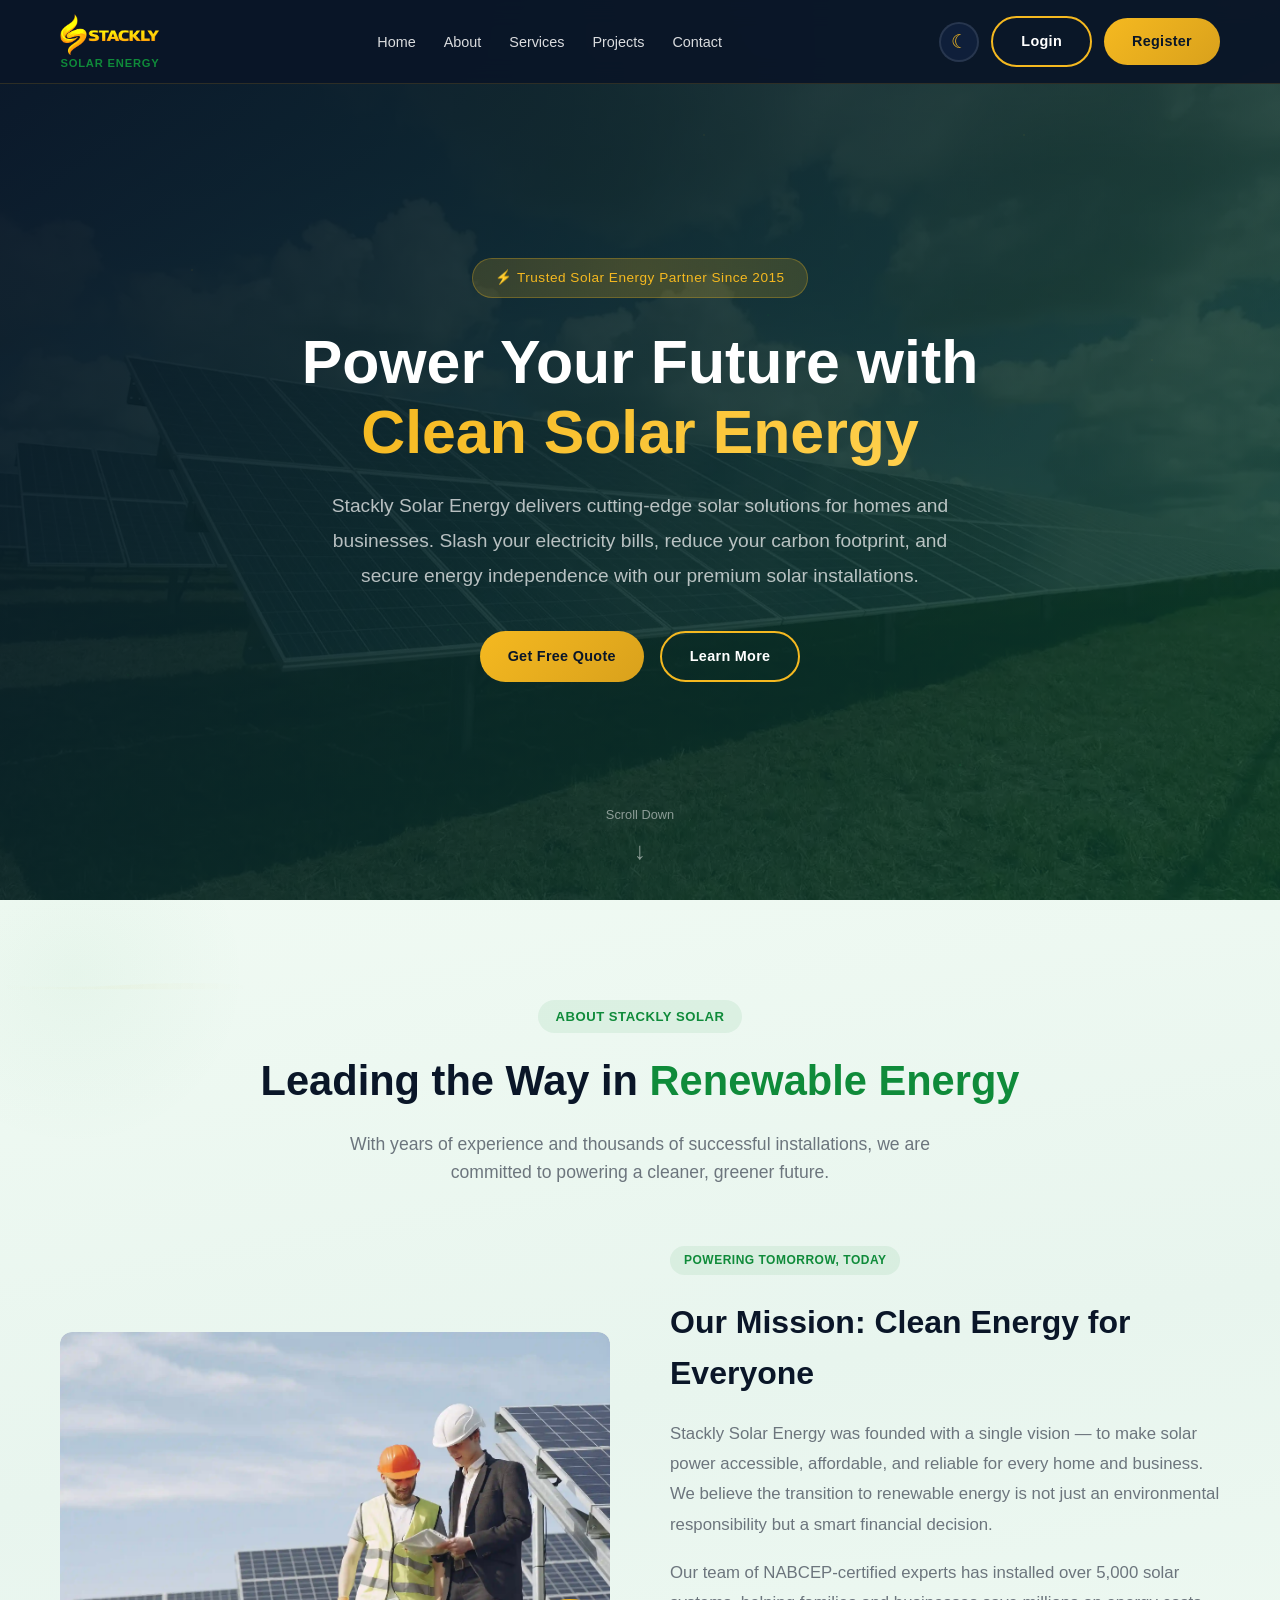
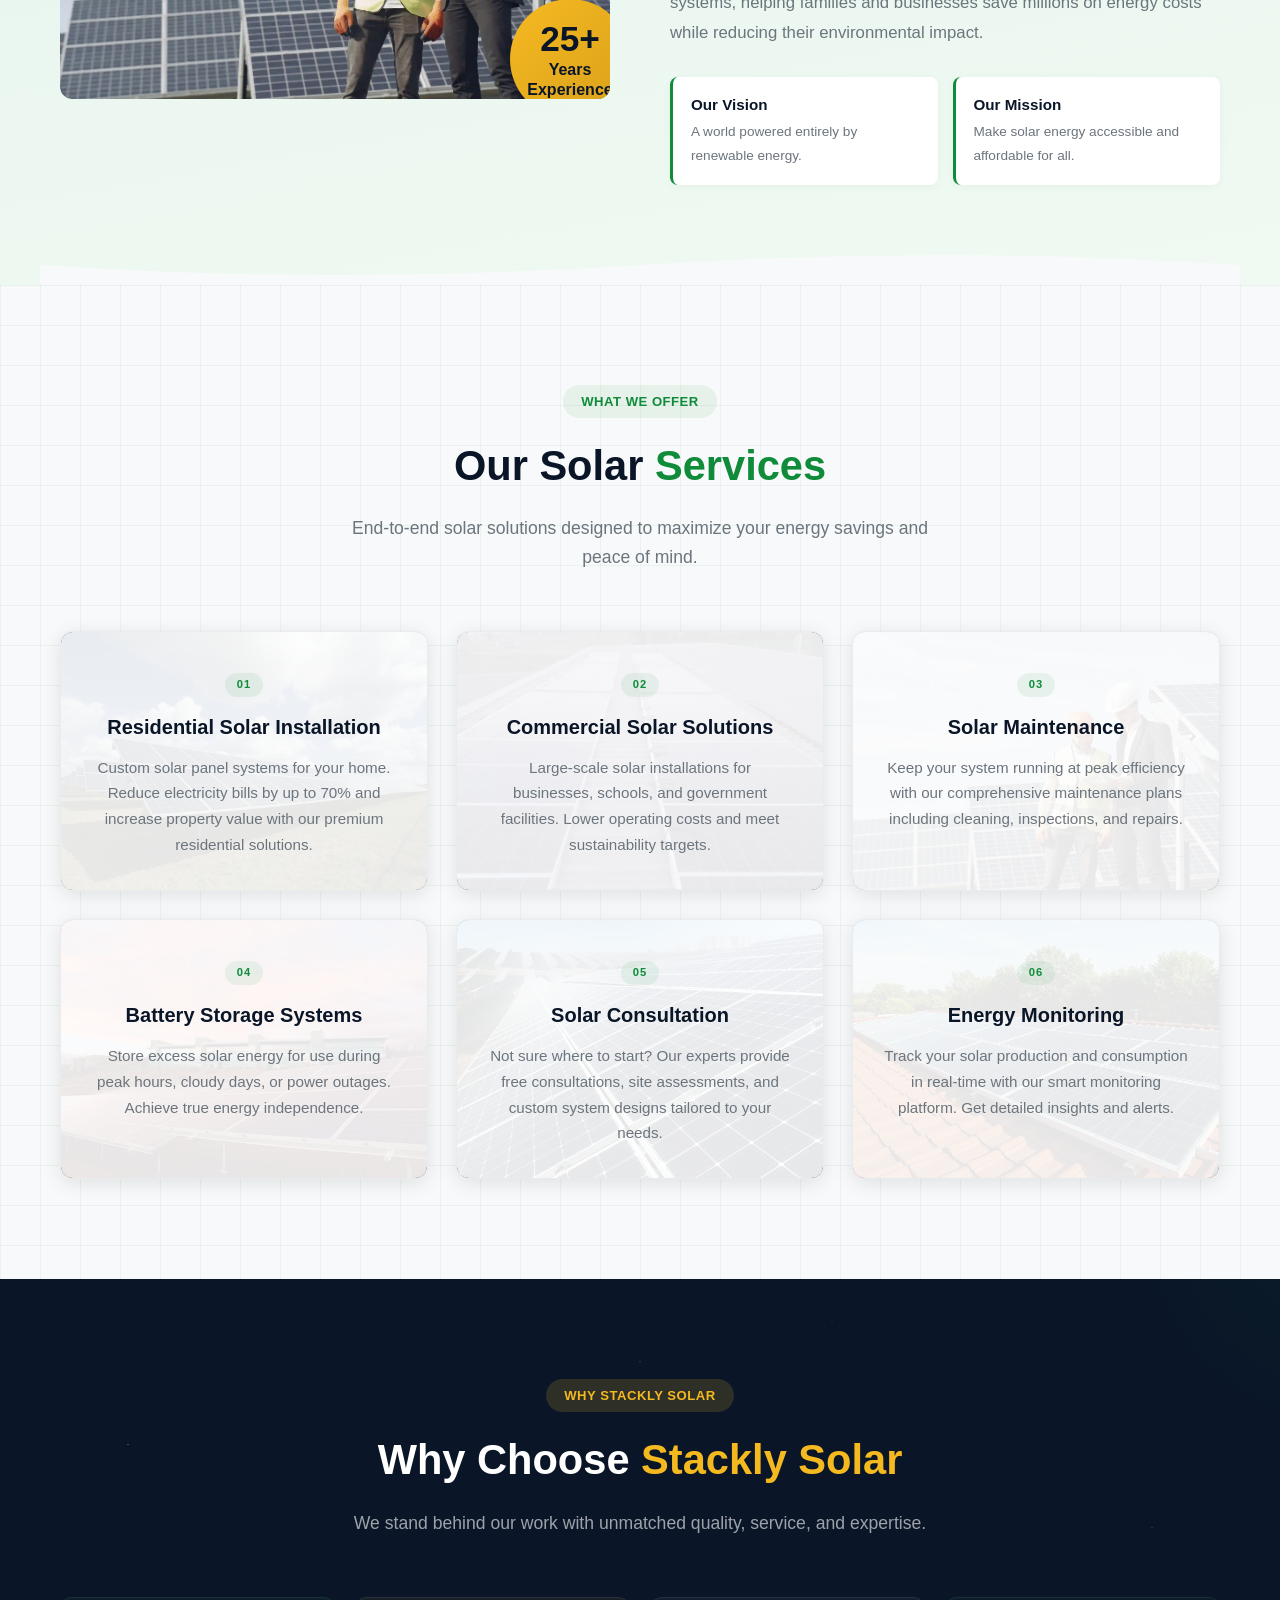
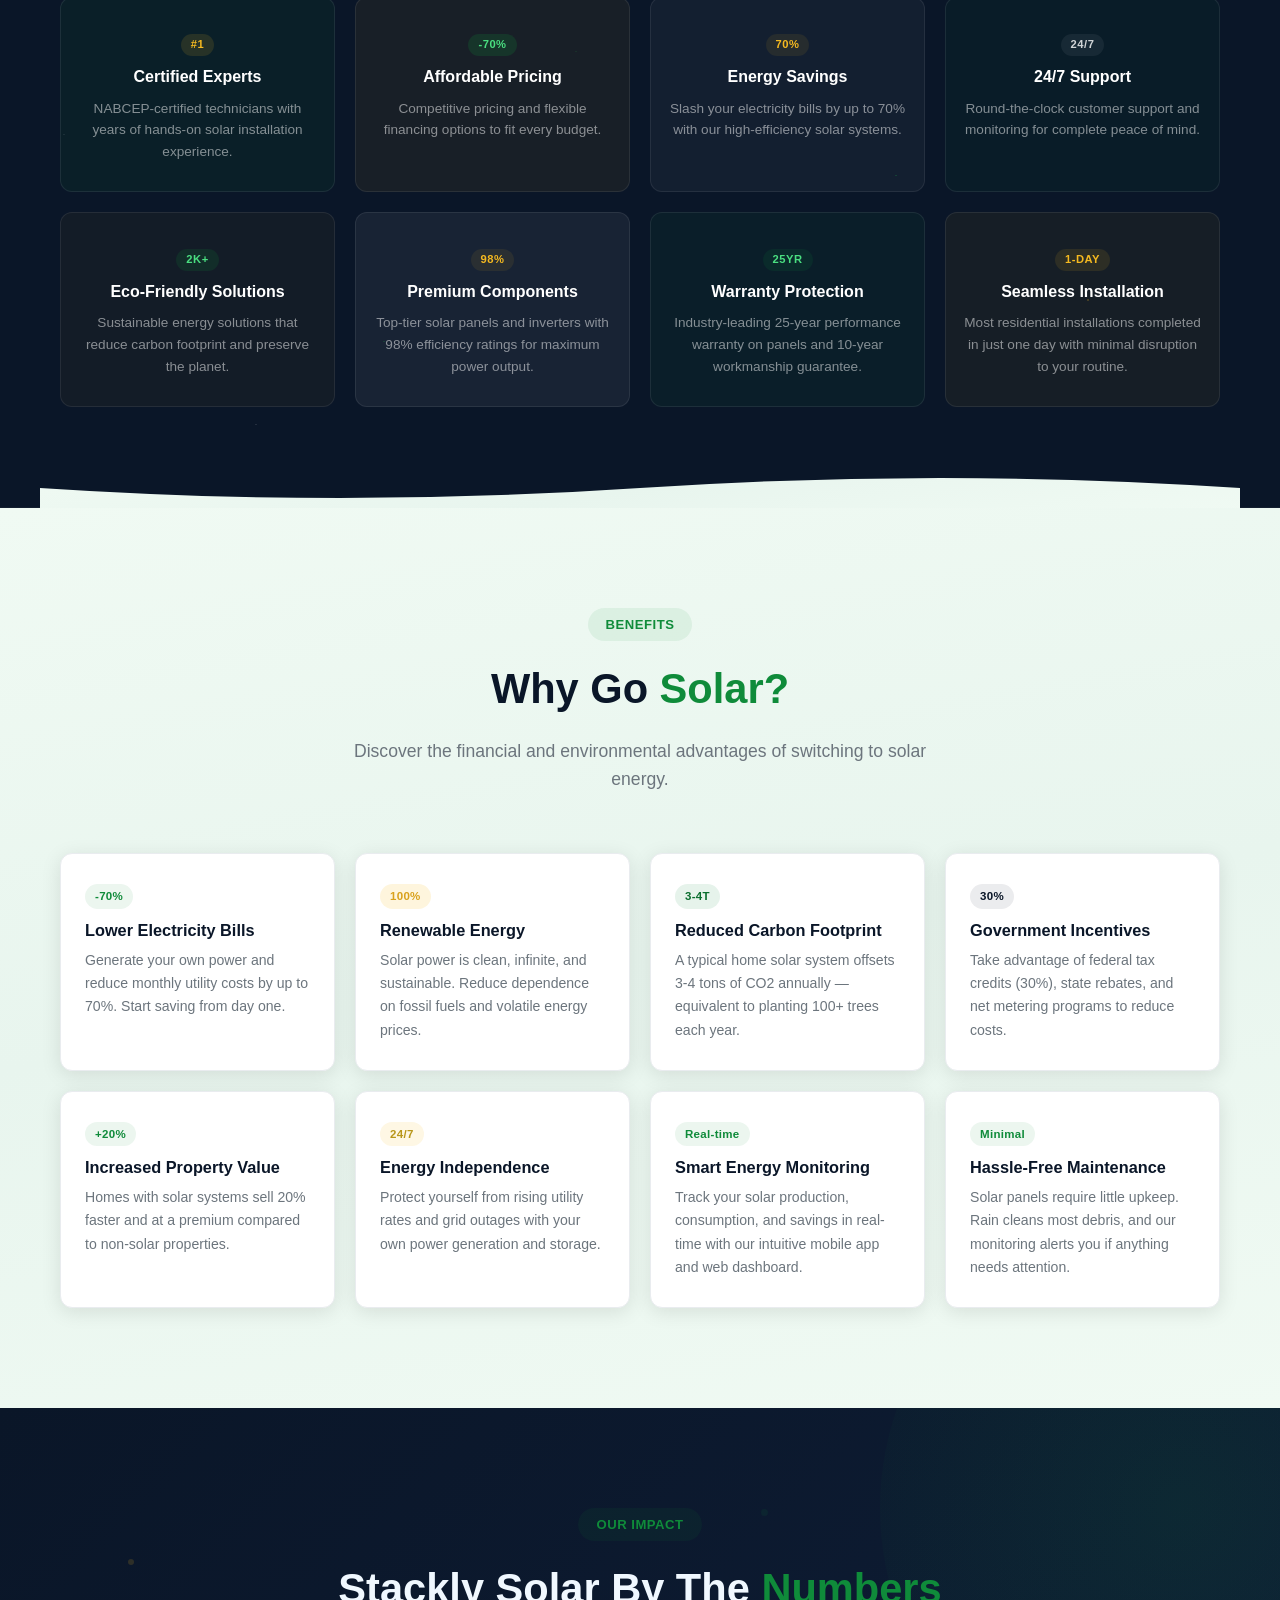
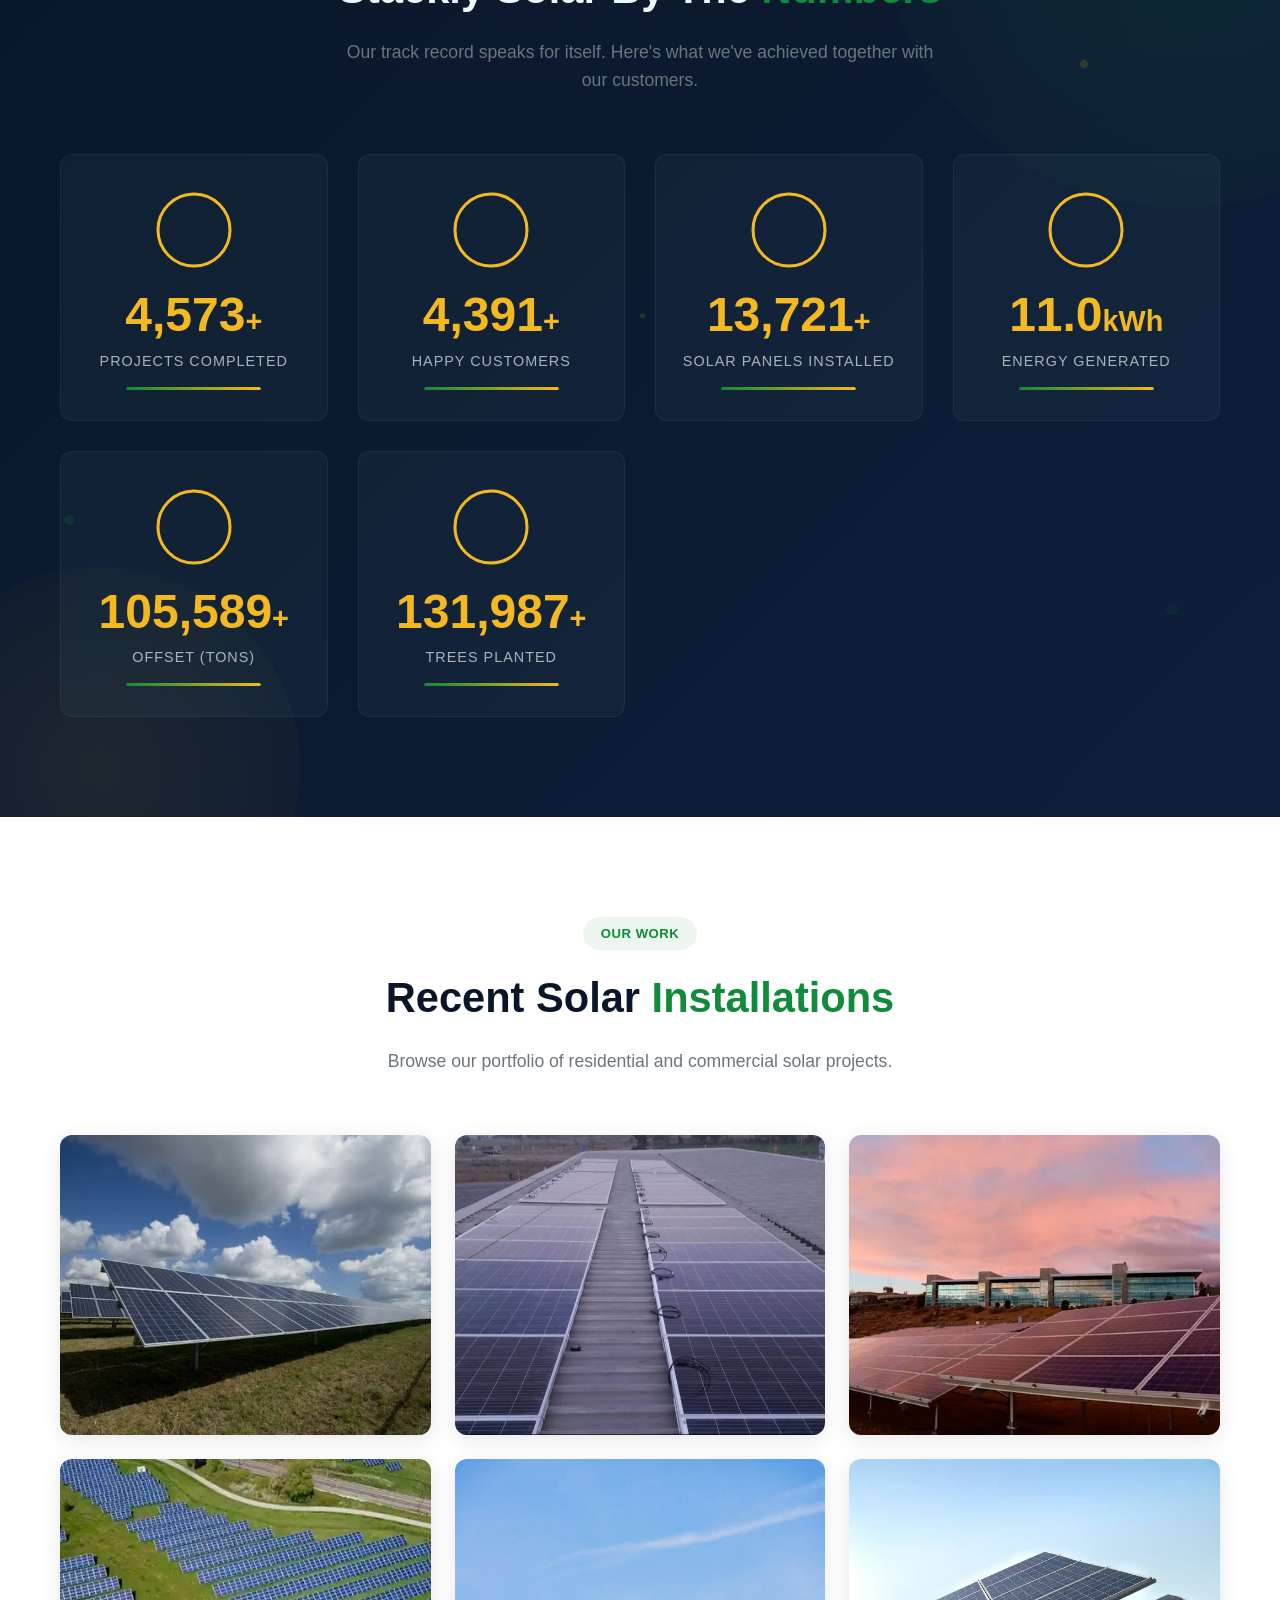
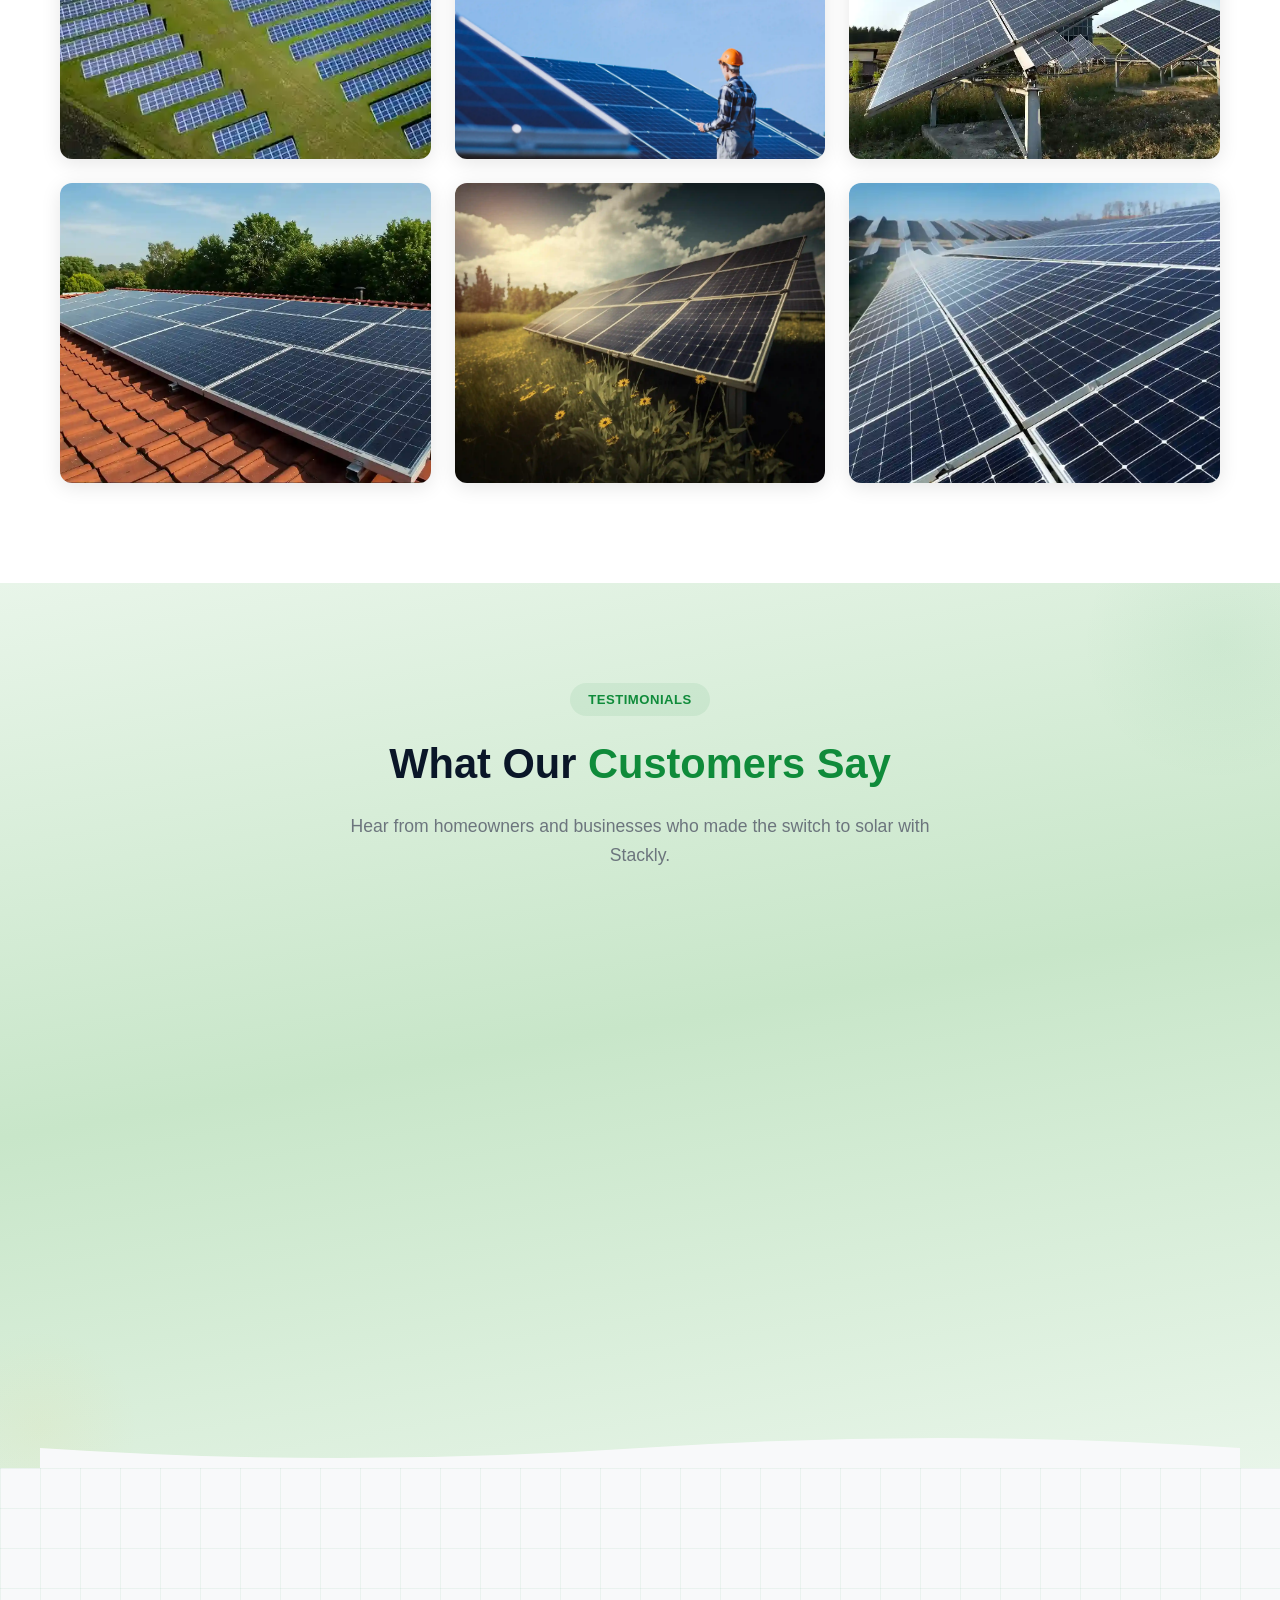
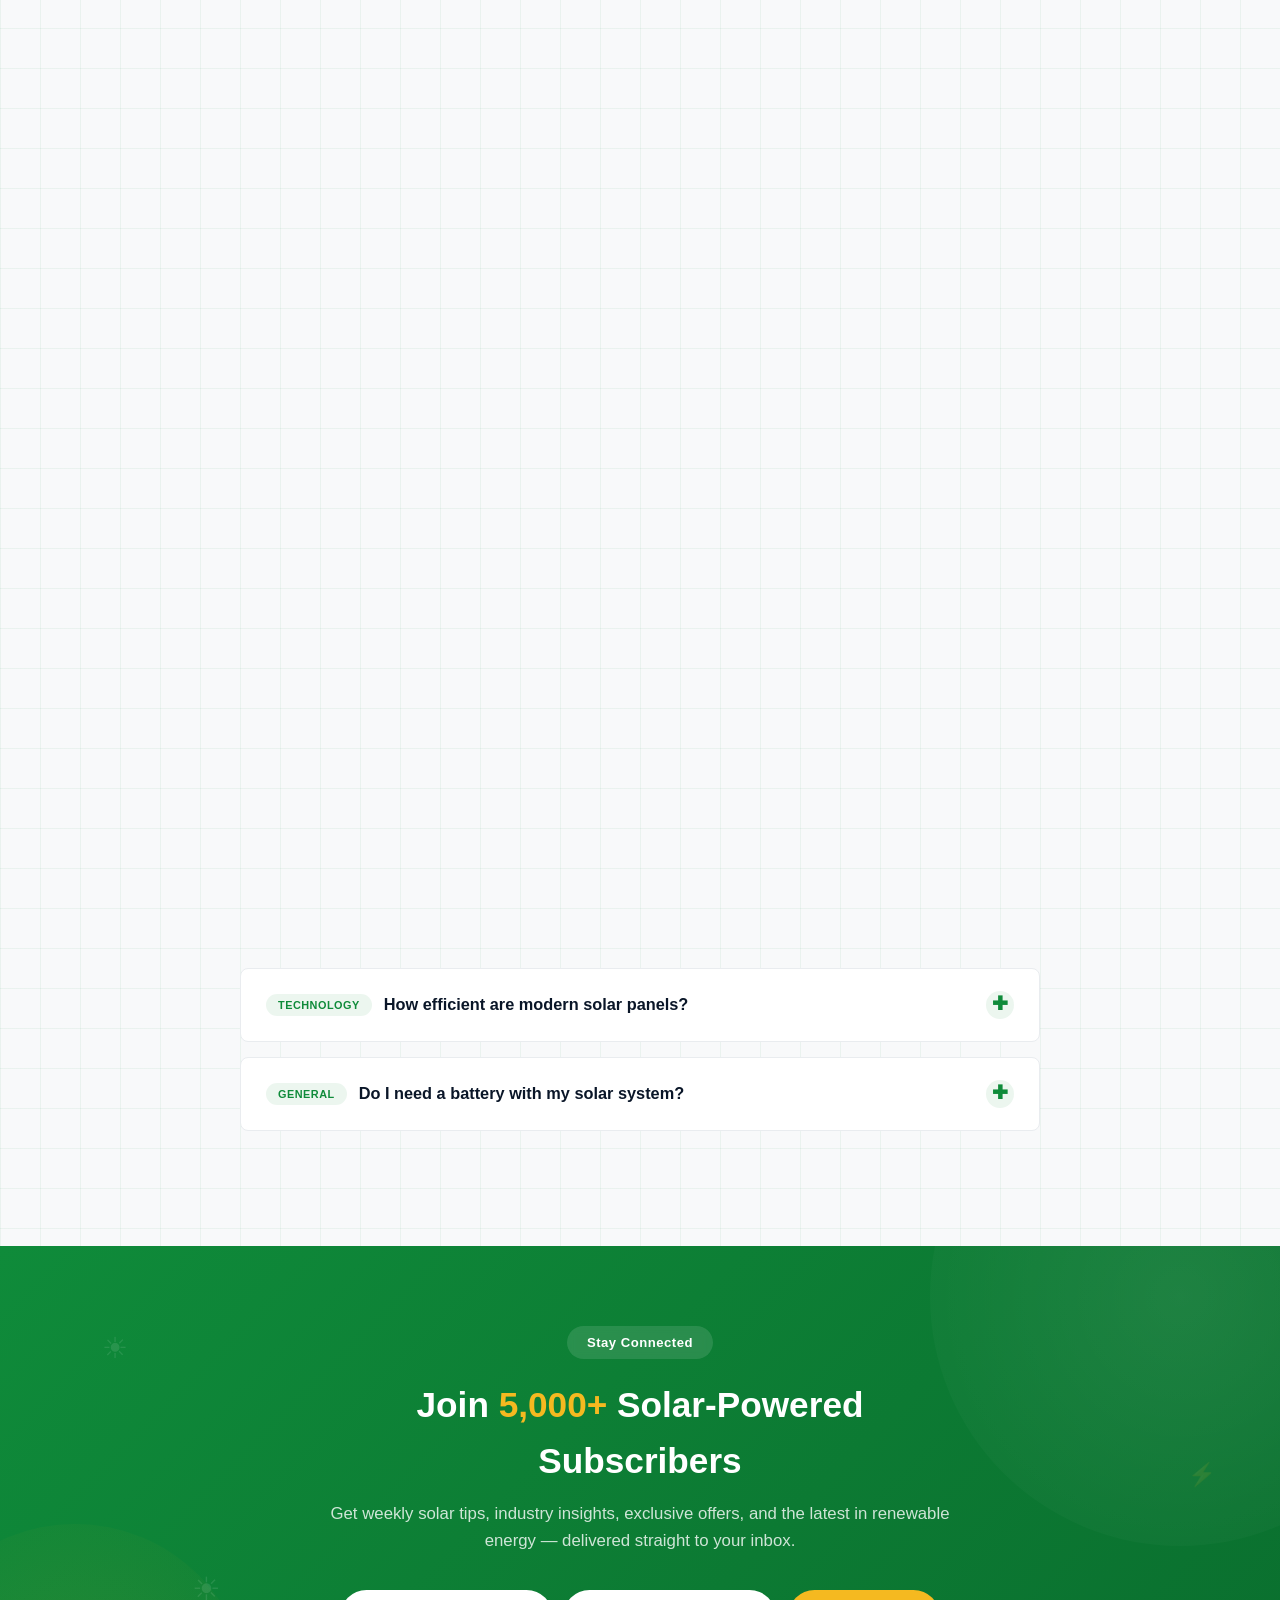
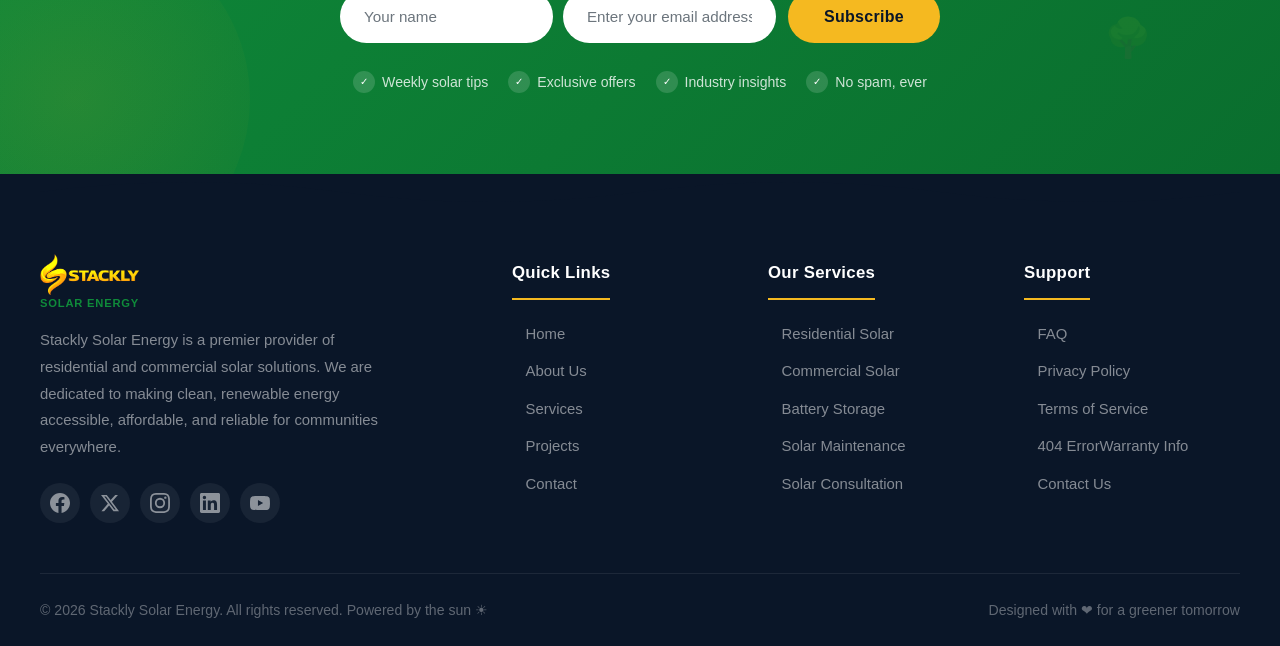
<file: index.html>
<!DOCTYPE html>
<html lang="en">
<head>
  <meta charset="UTF-8">
  <meta name="viewport" content="width=device-width, initial-scale=1.0">
  <meta name="description" content="Stackly Solar Energy - Power your future with clean, renewable solar energy. Residential & commercial solar installation, battery storage, and maintenance.">
  <meta name="keywords" content="solar energy, solar panels, renewable energy, solar installation, battery storage, green energy">
  <title>Stackly Solar Energy | Power Your Future with Clean Energy</title>
  <link rel="stylesheet" href="css/style.css">
</head>
<body>

  <!-- PAGE LOADER -->
  <div class="page-loader" id="pageLoader">
    <div class="loader-sun"></div>
    <div class="loader-text">Loading...</div>
  </div>

  <!-- =============================================
       1. HEADER - Navigation
       ============================================= -->
  <header class="header" id="header">
    <nav class="navbar" role="navigation" aria-label="Main navigation">
      <a href="index.html" class="logo" aria-label="Stackly Solar Energy Home">
        <img src="images/logo.webp" alt="Stackly Solar Energy" class="logo-img">
        <span class="logo-text"><span>Solar</span> Energy</span>
      </a>
      <ul class="nav-links" id="navLinks" role="menubar">
        <li role="none"><a href="index.html" role="menuitem">Home</a></li>
        <li role="none"><a href="pages/about.html" role="menuitem">About</a></li>
        <li role="none"><a href="pages/services.html" role="menuitem">Services</a></li>
        <li role="none"><a href="pages/projects.html" role="menuitem">Projects</a></li>
        <li role="none"><a href="pages/contact.html" role="menuitem">Contact</a></li>
        <li role="none" class="mobile-only-nav"><a href="pages/login.html" class="btn btn-outline mobile-nav-btn" role="menuitem">Login</a></li>
        <li role="none" class="mobile-only-nav"><a href="pages/register.html" class="btn btn-primary mobile-nav-btn" role="menuitem">Register</a></li>
        <li role="none" class="mobile-only-nav"><button class="mobile-dark-toggle" id="mobileDarkToggle">&#9790; Dark Mode</button></li>
      </ul>
      <div class="nav-buttons">
        <button class="dark-toggle desktop-only" id="darkToggle" aria-label="Toggle dark mode">&#9790;</button>
        <a href="pages/login.html" class="btn btn-outline">Login</a>
        <a href="pages/register.html" class="btn btn-primary">Register</a>
      </div>
      <button class="hamburger" id="hamburger" aria-label="Toggle menu" aria-expanded="false">
        <span></span>
        <span></span>
        <span></span>
      </button>
    </nav>
  </header>

  <!-- =============================================
       2. HERO SECTION
       ============================================= -->
  <section class="hero" id="hero">
    <div class="hero-bg">
      <img src="images/background.webp" alt="Solar panels installed on a rooftop under bright sunlight" loading="lazy">
    </div>
    <div class="hero-overlay"></div>
    <div class="container">
      <div class="hero-content">
        <div class="hero-badge">&#9889; Trusted Solar Energy Partner Since 2015</div>
        <h1>Power Your Future with <span>Clean Solar Energy</span></h1>
        <p>Stackly Solar Energy delivers cutting-edge solar solutions for homes and businesses. Slash your electricity bills, reduce your carbon footprint, and secure energy independence with our premium solar installations.</p>
        <div class="hero-buttons">
          <a href="#contact" class="btn btn-primary"> Get Free Quote</a>
          <a href="#about" class="btn btn-outline">Learn More </a>
        </div>
      </div>
    </div>
    <div class="hero-scroll">
      <span>Scroll Down</span>
      <span class="arrow">&#8595;</span>
    </div>
  </section>

  <!-- =============================================
       3. ABOUT US
       ============================================= -->
  <section class="section section-green-tint section-divider-wave section-about" id="about">
    <div class="container">
      <div class="section-header fade-up">
        <span class="section-tag"> About Stackly Solar</span>
        <h2>Leading the Way in <span>Renewable Energy</span></h2>
        <p>With years of experience and thousands of successful installations, we are committed to powering a cleaner, greener future.</p>
      </div>
      <div class="about-grid">
        <div class="about-image fade-left">
          <img src="images/about.webp" alt="Solar panel installation team working on a rooftop" loading="lazy">
          <div class="about-exp-badge">
            <span class="num">25+</span>
            Years Experience
          </div>
        </div>
        <div class="about-content fade-right">
          <span class="about-tagline">Powering Tomorrow, Today</span>
          <h3>Our Mission: Clean Energy for Everyone</h3>
          <p>Stackly Solar Energy was founded with a single vision — to make solar power accessible, affordable, and reliable for every home and business. We believe the transition to renewable energy is not just an environmental responsibility but a smart financial decision.</p>
          <p>Our team of NABCEP-certified experts has installed over 5,000 solar systems, helping families and businesses save millions on energy costs while reducing their environmental impact.</p>
          <div class="about-mission">
            <div class="mission-item">
            
              <div>
                <h4>Our Vision</h4>
                <p>A world powered entirely by renewable energy.</p>
              </div>
            </div>
            <div class="mission-item">
              <div>
                <h4>Our Mission</h4>
                <p>Make solar energy accessible and affordable for all.</p>
              </div>
            </div>
          </div>
        </div>
      </div>
    </div>
  </section>

  <!-- =============================================
       4. SERVICES SECTION
       ============================================= -->
  <section class="section section-grid section-divider-wave" id="services">
    <div class="container">
      <div class="section-header fade-up">
        <span class="section-tag">What We Offer</span>
        <h2>Our Solar <span>Services</span></h2>
        <p>End-to-end solar solutions designed to maximize your energy savings and peace of mind.</p>
      </div>
      <div class="services-grid">
        <div class="service-card fade-up" data-delay="0">
          <div class="service-card-bg">
            <img src="images/8.2kw.webp" alt="Residential Solar" loading="lazy">
            <div class="card-overlay"></div>
          </div>
          <span class="service-num">01</span>
          
          <h3>Residential Solar Installation</h3>
          <p>Custom solar panel systems for your home. Reduce electricity bills by up to 70% and increase property value with our premium residential solutions.</p>
        </div>
        <div class="service-card fade-up" data-delay="100">
          <div class="service-card-bg">
            <img src="images/150kw.webp" alt="Commercial Solar" loading="lazy">
            <div class="card-overlay"></div>
          </div>
          <span class="service-num">02</span>
          
          <h3>Commercial Solar Solutions</h3>
          <p>Large-scale solar installations for businesses, schools, and government facilities. Lower operating costs and meet sustainability targets.</p>
        </div>
        <div class="service-card fade-up" data-delay="200">
          <div class="service-card-bg">
            <img src="images/about.webp" alt="Solar Maintenance" loading="lazy">
            <div class="card-overlay"></div>
          </div>
          <span class="service-num">03</span>
          
          <h3>Solar Maintenance</h3>
          <p>Keep your system running at peak efficiency with our comprehensive maintenance plans including cleaning, inspections, and repairs.</p>
        </div>
        <div class="service-card fade-up" data-delay="300">
          <div class="service-card-bg">
            <img src="images/13.5kw.webp" alt="Battery Storage" loading="lazy">
            <div class="card-overlay"></div>
          </div>
          <span class="service-num">04</span>
          
          <h3>Battery Storage Systems</h3>
          <p>Store excess solar energy for use during peak hours, cloudy days, or power outages. Achieve true energy independence.</p>
        </div>
        <div class="service-card fade-up" data-delay="400">
          <div class="service-card-bg">
            <img src="images/beautiful-alternative-energy-plant-with-solar-panels_2_11zon.webp" alt="Solar Consultation" loading="lazy">
            <div class="card-overlay"></div>
          </div>
          <span class="service-num">05</span>
          
          <h3>Solar Consultation</h3>
          <p>Not sure where to start? Our experts provide free consultations, site assessments, and custom system designs tailored to your needs.</p>
        </div>
        <div class="service-card fade-up" data-delay="500">
          <div class="service-card-bg">
            <img src="images/40kw.webp" alt="Energy Monitoring" loading="lazy">
            <div class="card-overlay"></div>
          </div>
          <span class="service-num">06</span>
          
          <h3>Energy Monitoring</h3>
          <p>Track your solar production and consumption in real-time with our smart monitoring platform. Get detailed insights and alerts.</p>
        </div>
      </div>
    </div>
  </section>

  <!-- =============================================
       5. WHY CHOOSE US
       ============================================= -->
  <section class="section section-dark">
    <div class="container">
      <div class="section-header fade-up">
        <span class="section-tag"> Why Stackly Solar</span>
        <h2>Why Choose <span>Stackly Solar</span></h2>
        <p>We stand behind our work with unmatched quality, service, and expertise.</p>
      </div>
      <div class="why-grid">
        <div class="why-card fade-up" data-delay="0">
          <div class="why-stat">#1</div>
          <h4>Certified Experts</h4>
          <p>NABCEP-certified technicians with years of hands-on solar installation experience.</p>
        </div>
        <div class="why-card fade-up" data-delay="100">
          <div class="why-stat">-70%</div>
          <h4>Affordable Pricing</h4>
          <p>Competitive pricing and flexible financing options to fit every budget.</p>
        </div>
        <div class="why-card fade-up" data-delay="200">
          <div class="why-stat">70%</div>
          <h4>Energy Savings</h4>
          <p>Slash your electricity bills by up to 70% with our high-efficiency solar systems.</p>
        </div>
        <div class="why-card fade-up" data-delay="300">
          <div class="why-stat">24/7</div>
          <h4>24/7 Support</h4>
          <p>Round-the-clock customer support and monitoring for complete peace of mind.</p>
        </div>
        <div class="why-card fade-up" data-delay="400">
          <div class="why-stat">2K+</div>
          <h4>Eco-Friendly Solutions</h4>
          <p>Sustainable energy solutions that reduce carbon footprint and preserve the planet.</p>
        </div>
        <div class="why-card fade-up" data-delay="0">
          <div class="why-stat">98%</div>
          <h4>Premium Components</h4>
          <p>Top-tier solar panels and inverters with 98% efficiency ratings for maximum power output.</p>
        </div>
        <div class="why-card fade-up" data-delay="100">
          <div class="why-stat">25yr</div>
          <h4>Warranty Protection</h4>
          <p>Industry-leading 25-year performance warranty on panels and 10-year workmanship guarantee.</p>
        </div>
        <div class="why-card fade-up" data-delay="200">
          <div class="why-stat">1-Day</div>
          <h4>Seamless Installation</h4>
          <p>Most residential installations completed in just one day with minimal disruption to your routine.</p>
        </div>
      </div>
    </div>
  </section>

  <!-- =============================================
       6. SOLAR BENEFITS
       ============================================= -->
  <section class="section section-green-tint section-divider-wave">
    <div class="container">
      <div class="section-header fade-up">
        <span class="section-tag"> Benefits</span>
        <h2>Why Go <span>Solar?</span></h2>
        <p>Discover the financial and environmental advantages of switching to solar energy.</p>
      </div>
      <div class="benefits-grid">
        <div class="benefit-card fade-up" data-delay="0">
          <div class="benefit-info">
            <span class="benefit-stat">-70%</span>
            <h4>Lower Electricity Bills</h4>
            <p>Generate your own power and reduce monthly utility costs by up to 70%. Start saving from day one.</p>
          </div>
        </div>
        <div class="benefit-card fade-up" data-delay="100">
          <div class="benefit-info">
            <span class="benefit-stat">100%</span>
            <h4>Renewable Energy</h4>
            <p>Solar power is clean, infinite, and sustainable. Reduce dependence on fossil fuels and volatile energy prices.</p>
          </div>
        </div>
        <div class="benefit-card fade-up" data-delay="200">
          <div class="benefit-info">
            <span class="benefit-stat">3-4T</span>
            <h4>Reduced Carbon Footprint</h4>
            <p>A typical home solar system offsets 3-4 tons of CO2 annually — equivalent to planting 100+ trees each year.</p>
          </div>
        </div>
        <div class="benefit-card fade-up" data-delay="0">
          <div class="benefit-info">
            <span class="benefit-stat">30%</span>
            <h4>Government Incentives</h4>
            <p>Take advantage of federal tax credits (30%), state rebates, and net metering programs to reduce costs.</p>
          </div>
        </div>
        <div class="benefit-card fade-up" data-delay="100">
          <div class="benefit-info">
            <span class="benefit-stat">+20%</span>
            <h4>Increased Property Value</h4>
            <p>Homes with solar systems sell 20% faster and at a premium compared to non-solar properties.</p>
          </div>
        </div>
        <div class="benefit-card fade-up" data-delay="200">
          <div class="benefit-info">
            <span class="benefit-stat">24/7</span>
            <h4>Energy Independence</h4>
            <p>Protect yourself from rising utility rates and grid outages with your own power generation and storage.</p>
          </div>
        </div>
        <div class="benefit-card fade-up" data-delay="0">
          <div class="benefit-info">
            <span class="benefit-stat">Real-time</span>
            <h4>Smart Energy Monitoring</h4>
            <p>Track your solar production, consumption, and savings in real-time with our intuitive mobile app and web dashboard.</p>
          </div>
        </div>
        <div class="benefit-card fade-up" data-delay="100">
          <div class="benefit-info">
            <span class="benefit-stat">Minimal</span>
            <h4>Hassle-Free Maintenance</h4>
            <p>Solar panels require little upkeep. Rain cleans most debris, and our monitoring alerts you if anything needs attention.</p>
          </div>
        </div>
      </div>
    </div>
  </section>

  <!-- =============================================
       7. STATISTICS COUNTER
       ============================================= -->
   <section class="section stats-section">
    <div class="floating-dots">
      <span></span><span></span><span></span>
      <span></span><span></span><span></span>
    </div>
    <div class="container">
      <div class="section-header fade-up">
        <span class="section-tag"> Our Impact</span>
        <h2 style="color: aliceblue;">Stackly Solar By The <span>Numbers</span></h2>
        <p>Our track record speaks for itself. Here's what we've achieved together with our customers.</p>
      </div>
      <div class="stats-grid">
        <div class="stat-card fade-up">
          <div class="stat-ring">
            <svg viewBox="0 0 80 80">
              <circle cx="40" cy="40" r="36"></circle>
              <circle class="progress" cx="40" cy="40" r="36"></circle>
            </svg>
            
          </div>
          <div class="stat-number">
            <span class="counter" data-target="5000">0</span><span class="suffix">+</span>
          </div>
          <div class="stat-label">Projects Completed</div>
          <div class="stat-progress-bar"><span></span></div>
        </div>
        <div class="stat-card fade-up">
          <div class="stat-ring">
            <svg viewBox="0 0 80 80">
              <circle cx="40" cy="40" r="36"></circle>
              <circle class="progress" cx="40" cy="40" r="36"></circle>
            </svg>
          
          </div>
          <div class="stat-number">
            <span class="counter" data-target="4800">0</span><span class="suffix">+</span>
          </div>
          <div class="stat-label">Happy Customers</div>
          <div class="stat-progress-bar"><span></span></div>
        </div>
        <div class="stat-card fade-up">
          <div class="stat-ring">
            <svg viewBox="0 0 80 80">
              <circle cx="40" cy="40" r="36"></circle>
              <circle class="progress" cx="40" cy="40" r="36"></circle>
            </svg>
           
          </div>
          <div class="stat-number">
            <span class="counter" data-target="15000">0</span><span class="suffix">+</span>
          </div>
          <div class="stat-label">Solar Panels Installed</div>
          <div class="stat-progress-bar"><span></span></div>
        </div>
        <div class="stat-card fade-up">
          <div class="stat-ring">
            <svg viewBox="0 0 80 80">
              <circle cx="40" cy="40" r="36"></circle>
              <circle class="progress" cx="40" cy="40" r="36"></circle>
            </svg>
            
          </div>
          <div class="stat-number">
            <span class="counter" data-target="12000000">0</span><span class="suffix">kWh</span>
          </div>
          <div class="stat-label">Energy Generated</div>
          <div class="stat-progress-bar"><span></span></div>
        </div>
        <div class="stat-card fade-up">
          <div class="stat-ring">
            <svg viewBox="0 0 80 80">
              <circle cx="40" cy="40" r="36"></circle>
              <circle class="progress" cx="40" cy="40" r="36"></circle>
            </svg>
           
          </div>
          <div class="stat-number">
            <span class="counter" data-target="120000">0</span><span class="suffix">+</span>
          </div>
          <div class="stat-label"> Offset (tons)</div>
          <div class="stat-progress-bar"><span></span></div>
        </div>
        <div class="stat-card fade-up">
          <div class="stat-ring">
            <svg viewBox="0 0 80 80">
              <circle cx="40" cy="40" r="36"></circle>
              <circle class="progress" cx="40" cy="40" r="36"></circle>
            </svg>
           
          </div>
          <div class="stat-number">
            <span class="counter" data-target="150000">0</span><span class="suffix">+</span>
          </div>
          <div class="stat-label">Trees Planted</div>
          <div class="stat-progress-bar"><span></span></div>
        </div>
      </div>
    </div>
  </section>

  <!-- =============================================
       8. PROJECTS / GALLERY
       ============================================= -->
  <section class="section section-light" id="projects">
    <div class="container">
      <div class="section-header fade-up">
        <span class="section-tag"> Our Work</span>
        <h2>Recent Solar <span>Installations</span></h2>
        <p>Browse our portfolio of residential and commercial solar projects.</p>
      </div>
      <div class="projects-grid">
        <div class="project-item fade-up" data-delay="0">
          <img src="images/8.2kw.webp" alt="Residential solar panel installation" loading="lazy">
          <span class="project-badge">Residential</span>
          <div class="project-overlay">
            <h4>Greenwood Residence</h4>
            <p>8.2 kW System</p>
          </div>
        </div>
        <div class="project-item fade-up" data-delay="100">
          <img src="images/150kw.webp" alt="Commercial solar array" loading="lazy">
          <span class="project-badge">Commercial</span>
          <div class="project-overlay">
            <h4>Sunset Office Park</h4>
            <p>150 kW Commercial System</p>
          </div>
        </div>
        <div class="project-item fade-up" data-delay="200">
          <img src="images/13.5kw.webp" alt="Solar battery storage system" loading="lazy">
          <span class="project-badge">Storage</span>
          <div class="project-overlay">
            <h4>Hillside Battery Storage</h4>
            <p>13.5 kWh Backup</p>
          </div>
        </div>
        <div class="project-item fade-up" data-delay="0">
          <img src="images/2mw.webp" alt="Large scale solar farm" loading="lazy">
          <span class="project-badge">Utility</span>
          <div class="project-overlay">
            <h4>Valley View Solar Farm</h4>
            <p>2 MW Community Project</p>
          </div>
        </div>
        <div class="project-item fade-up" data-delay="100">
          <img src="images/12.4kw.webp" alt="Solar panels on modern home" loading="lazy">
          <span class="project-badge">Residential</span>
          <div class="project-overlay">
            <h4>Lakefront Estate</h4>
            <p>12.4 kW with Battery</p>
          </div>
        </div>
        <div class="project-item fade-up" data-delay="200">
          <img src="images/250kw.webp" alt="Solar panel close-up detail" loading="lazy">
          <span class="project-badge">Commercial</span>
          <div class="project-overlay">
            <h4>Downtown High-Rise</h4>
            <p>250 kW Rooftop Array</p>
          </div>
        </div>
        <div class="project-item fade-up" data-delay="0">
          <img src="images/40kw.webp" alt="Solar powered community center" loading="lazy">
          <span class="project-badge">Community</span>
          <div class="project-overlay">
            <h4>Community Center</h4>
            <p>40 kW Solar Canopy</p>
          </div>
        </div>
        <div class="project-item fade-up" data-delay="100">
          <img src="images/photovoltaic-solar-power-panel-field-green-clean-alternative-power-energy-concept-ai-generative_8_11zon.webp" alt="Solar carport installation" loading="lazy">
          <span class="project-badge">Innovation</span>
          <div class="project-overlay">
            <h4>Green Parking Structure</h4>
            <p>200 kW Solar Carport</p>
          </div>
        </div>
        <div class="project-item fade-up" data-delay="200">
          <img src="images/beautiful-alternative-energy-plant-with-solar-panels_2_11zon.webp" alt="Solar panels on school rooftop" loading="lazy">
          <span class="project-badge">Education</span>
          <div class="project-overlay">
            <h4>Riverdale School District</h4>
            <p>500 kW Multi-Site Project</p>
          </div>
        </div>
      </div>
    </div>
  </section>

  <!-- =============================================
       9. TESTIMONIALS
       ============================================= -->
  <section class="section section-gray">
    <div class="container">
      <div class="section-header fade-up">
        <span class="section-tag">Testimonials</span>
        <h2>What Our <span>Customers Say</span></h2>
        <p>Hear from homeowners and businesses who made the switch to solar with Stackly.</p>
      </div>
      <div class="testimonials-slider fade-up">
        <div class="testimonials-track" id="testimonialsTrack">
          <div class="testimonial-card active">
            <div class="testimonial-badge">Residential</div>
            <div class="testimonial-stars">&#9733; &#9733; &#9733; &#9733; &#9733;</div>
            <p class="testimonial-text">"Stackly Solar made the entire process seamless. From consultation to installation, their team was professional and knowledgeable. Our electricity bill dropped by 60% in the first month!"</p>
            <div class="testimonial-author">
              <div class="testimonial-avatar" style="background:linear-gradient(135deg,#0f8b3a,#12a84a);color:#fff;">M</div>
              <div>
                <h4>Michael R.</h4>
                <p>Homeowner, Austin TX</p>
              </div>
            </div>
          </div>
          <div class="testimonial-card">
            <div class="testimonial-badge">Commercial</div>
            <div class="testimonial-stars">&#9733; &#9733; &#9733; &#9733; &#9733;</div>
            <p class="testimonial-text">"We installed a 150kW system for our office park and the savings have been incredible. Stackly handled all the permitting and grid connection. Highly recommended for commercial projects."</p>
            <div class="testimonial-author">
              <div class="testimonial-avatar" style="background:linear-gradient(135deg,#f5b920,#d9a11c);color:#0a1628;">S</div>
              <div>
                <h4>Sarah L.</h4>
                <p>Property Manager, Denver CO</p>
              </div>
            </div>
          </div>
          <div class="testimonial-card">
            <div class="testimonial-badge">Battery Storage</div>
            <div class="testimonial-stars">&#9733; &#9733; &#9733; &#9733; &#9733;</div>
            <p class="testimonial-text">"The battery storage system from Stackly has been a game-changer. We haven't had a single power outage interruption since installation. Their 24/7 monitoring gives us total peace of mind."</p>
            <div class="testimonial-author">
              <div class="testimonial-avatar" style="background:linear-gradient(135deg,#0f8b3a,#f5b920);color:#fff;">D</div>
              <div>
                <h4>David K.</h4>
                <p>Homeowner, Portland OR</p>
              </div>
            </div>
          </div>
          <div class="testimonial-card">
            <div class="testimonial-badge">Small Business</div>
            <div class="testimonial-stars">&#9733; &#9733; &#9733; &#9733; &#9733;</div>
            <p class="testimonial-text">"Switching to solar was the best business decision we made. Stackly designed a custom 25kW system for our restaurant that cut our operating costs significantly. The ROI has been amazing."</p>
            <div class="testimonial-author">
              <div class="testimonial-avatar" style="background:linear-gradient(135deg,#0a1628,#0f8b3a);color:#fff;">M</div>
              <div>
                <h4>Maria G.</h4>
                <p>Restaurant Owner, San Diego CA</p>
              </div>
            </div>
          </div>
          <div class="testimonial-card">
            <div class="testimonial-badge">Education</div>
            <div class="testimonial-stars">&#9733; &#9733; &#9733; &#9733; &#9733;</div>
            <p class="testimonial-text">"Our school district partnered with Stackly to install solar on 12 buildings. The project came in under budget and ahead of schedule. We're saving $200K annually that goes back into classrooms."</p>
            <div class="testimonial-author">
              <div class="testimonial-avatar" style="background:linear-gradient(135deg,#f5b920,#0a1628);color:#fff;">J</div>
              <div>
                <h4>James T.</h4>
                <p>School Board Chair, Chicago IL</p>
              </div>
            </div>
          </div>
          <div class="testimonial-card">
            <div class="testimonial-badge">Residential</div>
            <div class="testimonial-stars">&#9733; &#9733; &#9733; &#9733; &#9733;</div>
            <p class="testimonial-text">"From the first consultation to final inspection, Stackly exceeded our expectations. The team was courteous, the installation was spotless, and our energy savings started immediately. Truly top-notch."</p>
            <div class="testimonial-author">
              <div class="testimonial-avatar" style="background:linear-gradient(135deg,#12a84a,#f5b920);color:#fff;">R</div>
              <div>
                <h4>Rachel W.</h4>
                <p>Homeowner, Seattle WA</p>
              </div>
            </div>
          </div>
        </div>
        <button class="slider-arrow prev" id="sliderPrev" aria-label="Previous">&#10094;</button>
        <button class="slider-arrow next" id="sliderNext" aria-label="Next">&#10095;</button>
        <div class="slider-dots" id="sliderDots"></div>
      </div>
    </div>
  </section>

  <!-- =============================================
       10. FAQ SECTION
       ============================================= -->
  <section class="section section-grid section-divider-wave" id="faq">
    <div class="container">
      <div class="section-header fade-up">
        <span class="section-tag">FAQ</span>
        <h2>Frequently Asked <span>Questions</span></h2>
        <p>Everything you need to know about going solar with Stackly.</p>
      </div>
      <div class="faq-filters fade-up">
        <button class="faq-filter active" data-filter="all">All</button>
        <button class="faq-filter" data-filter="general">General</button>
        <button class="faq-filter" data-filter="installation">Installation</button>
        <button class="faq-filter" data-filter="pricing">Pricing</button>
        <button class="faq-filter" data-filter="technology">Technology</button>
      </div>
      <div class="faq-list">
        <div class="faq-item fade-up" data-category="general">
          <button class="faq-question" aria-expanded="false">
            <span><span class="faq-tag">General</span> How much can I save by switching to solar?</span>
            <span class="icon">&#10010;</span>
          </button>
          <div class="faq-answer">
            <p>Most homeowners save between <strong>40-70%</strong> on their electricity bills after installing solar panels. The exact savings depend on your location, energy consumption, system size, and local utility rates. On average, our customers recoup their investment within <strong>5-8 years</strong> and enjoy free electricity for decades after. Use our <a href="#contact">free quote calculator</a> to estimate your personal savings.</p>
          </div>
        </div>
        <div class="faq-item fade-up" data-category="installation">
          <button class="faq-question" aria-expanded="false">
            <span><span class="faq-tag">Installation</span> How long does the installation process take?</span>
            <span class="icon">&#10010;</span>
          </button>
          <div class="faq-answer">
            <p>Most residential installations are completed in <strong>1-3 days</strong>. The entire process from initial consultation to grid connection typically takes <strong>4-8 weeks</strong>, which includes site assessment, system design, permitting, installation, and utility approval. We handle all the paperwork to make it hassle-free for you.</p>
          </div>
        </div>
        <div class="faq-item fade-up" data-category="pricing">
          <button class="faq-question" aria-expanded="false">
            <span><span class="faq-tag">Pricing</span> What financing options are available?</span>
            <span class="icon">&#10010;</span>
          </button>
          <div class="faq-answer">
            <p>We offer multiple financing options including cash purchases, solar loans with <strong>$0 down</strong>, leases, and Power Purchase Agreements (PPAs). Many customers qualify for zero-down financing with immediate monthly savings. You may also be eligible for the <strong>30% federal tax credit</strong> and state-level incentives that can significantly reduce your upfront cost.</p>
          </div>
        </div>
        <div class="faq-item fade-up" data-category="technology">
          <button class="faq-question" aria-expanded="false">
            <span><span class="faq-tag">Technology</span> What happens on cloudy days or at night?</span>
            <span class="icon">&#10010;</span>
          </button>
          <div class="faq-answer">
            <p>Solar panels still generate electricity on cloudy days, just at reduced efficiency (typically <strong>10-25%</strong> of full capacity). At night, your system draws power from the grid (if grid-tied) or from your battery storage system. With <strong>net metering</strong>, you can export excess daytime energy and earn credits to offset nighttime usage.</p>
          </div>
        </div>
        <div class="faq-item fade-up" data-category="general">
          <button class="faq-question" aria-expanded="false">
            <span><span class="faq-tag">General</span> Do you offer warranties on your installations?</span>
            <span class="icon">&#10010;</span>
          </button>
          <div class="faq-answer">
            <p>Yes! We stand behind our work with comprehensive warranties: <strong>25-year</strong> performance warranty on solar panels, <strong>10-15 year</strong> warranty on inverters, <strong>10-year</strong> workmanship warranty on installation, and <strong>25-year</strong> warranty on battery storage systems. We also offer optional extended maintenance plans.</p>
          </div>
        </div>
        <div class="faq-item fade-up" data-category="installation">
          <button class="faq-question" aria-expanded="false">
            <span><span class="faq-tag">Installation</span> Will solar panels work on my roof?</span>
            <span class="icon">&#10010;</span>
          </button>
          <div class="faq-answer">
            <p>Solar panels can be installed on most roof types including asphalt shingle, metal, tile, and flat roofs. Our team conducts a thorough site assessment to evaluate your roof's condition, orientation, shading, and structural integrity. We'll design a custom system that maximizes your energy production regardless of roof type.</p>
          </div>
        </div>
        <div class="faq-item fade-up" data-category="maintenance">
          <button class="faq-question" aria-expanded="false">
            <span><span class="faq-tag">Maintenance</span> How do I maintain my solar panels?</span>
            <span class="icon">&#10010;</span>
          </button>
          <div class="faq-answer">
            <p>Solar panels require minimal maintenance. Rain naturally cleans most dust and debris, but we recommend professional cleaning <strong>once or twice a year</strong> in dry climates. Our monitoring system tracks performance 24/7, and we'll alert you if anything needs attention. With our maintenance plan, we handle all cleaning, inspections, and repairs.</p>
          </div>
        </div>
        <div class="faq-item fade-up" data-category="pricing">
          <button class="faq-question" aria-expanded="false">
            <span><span class="faq-tag">Pricing</span> What is net metering and how does it work?</span>
            <span class="icon">&#10010;</span>
          </button>
          <div class="faq-answer">
            <p><strong>Net metering</strong> is a billing arrangement that credits you for excess electricity your solar panels send back to the grid. When your system produces more power than you use, your meter spins backward and you earn credits at the retail rate. You can then use those credits when your system isn't producing (at night or during cloudy periods).</p>
          </div>
        </div>
        <div class="faq-item fade-up" data-category="technology">
          <button class="faq-question" aria-expanded="false">
            <span><span class="faq-tag">Technology</span> How efficient are modern solar panels?</span>
            <span class="icon">&#10010;</span>
          </button>
          <div class="faq-answer">
            <p>Today's premium solar panels achieve efficiency ratings of <strong>20-23%</strong>, meaning they convert that much sunlight into usable electricity. While that number may seem low, a typical home installation with 20-25 panels generates more than enough power for the average household. Our panels use advanced monocrystalline cells with anti-reflective coating for maximum energy capture.</p>
          </div>
        </div>
        <div class="faq-item fade-up" data-category="general">
          <button class="faq-question" aria-expanded="false">
            <span><span class="faq-tag">General</span> Do I need a battery with my solar system?</span>
            <span class="icon">&#10010;</span>
          </button>
          <div class="faq-answer">
            <p>A battery is optional but increasingly recommended. Without a battery, you'll still save money through net metering, but you won't have backup power during outages. With a <strong>solar battery</strong>, you can store excess energy for nighttime use, protect against power outages, and maximize your energy independence. Many customers choose to start solar-only and add batteries later.</p>
          </div>
        </div>
      </div>
    </div>
  </section>


  <!-- =============================================
       12. NEWSLETTER SECTION
       ============================================= -->
  <section class="newsletter" id="newsletter">
    <div class="newsletter-bg-shapes">
      <span class="shape shape-1">&#9728;</span>
      <span class="shape shape-2">&#127795;</span>
      <span class="shape shape-3">&#9889;</span>
      <span class="shape shape-4">&#9728;</span>
    </div>
    <div class="container">
      <div class="newsletter-content">
        <div class="newsletter-badge fade-up">Stay Connected</div>
        <h2 class="fade-up">Join <span class="text-yellow">5,000+</span> Solar-Powered Subscribers</h2>
        <p class="fade-up">Get weekly solar tips, industry insights, exclusive offers, and the latest in renewable energy — delivered straight to your inbox.</p>
        <form class="newsletter-form fade-up" id="newsletterForm">
          <div class="newsletter-input-group">
            <input type="text" id="newsletterName" placeholder="Your name" aria-label="Your name" maxlength="20">
            <input type="email" id="newsletterEmail" placeholder="Enter your email address" required aria-label="Email for newsletter">
          </div>
          <button type="submit" class="btn">Subscribe </button>
        </form>
        <div class="newsletter-benefits fade-up">
          <div class="newsletter-benefit">
            <span class="check">&#10003;</span> Weekly solar tips
          </div>
          <div class="newsletter-benefit">
            <span class="check">&#10003;</span> Exclusive offers
          </div>
          <div class="newsletter-benefit">
            <span class="check">&#10003;</span> Industry insights
          </div>
          <div class="newsletter-benefit">
            <span class="check">&#10003;</span> No spam, ever
          </div>
        </div>
      </div>
    </div>
  </section>

  <!-- =============================================
       13. FOOTER
       ============================================= -->
  <footer class="footer" id="footer">
    <div class="footer-wave"></div>
    <button class="back-to-top" id="backToTop" aria-label="Back to top">&#8593;</button>
    <div class="footer-grid">
      <div class="footer-about">
        <a href="index.html" class="logo" aria-label="Stackly Solar Energy Home">
          <img src="images/logo.webp" alt="Stackly Solar Energy" class="logo-img">
          <span class="logo-text"><span>Solar</span> Energy</span>
        </a>
        <p>Stackly Solar Energy is a premier provider of residential and commercial solar solutions. We are dedicated to making clean, renewable energy accessible, affordable, and reliable for communities everywhere.</p>
       
        <div class="footer-social">
          <a href="./pages/404.html" aria-label="Facebook" class="social-fb">
            <svg viewBox="0 0 24 24" fill="currentColor"><path d="M24 12.073c0-6.627-5.373-12-12-12s-12 5.373-12 12c0 5.99 4.388 10.954 10.125 11.854v-8.385H7.078v-3.47h3.047V9.43c0-3.007 1.792-4.669 4.533-4.669 1.312 0 2.686.235 2.686.235v2.953H15.83c-1.491 0-1.956.925-1.956 1.874v2.25h3.328l-.532 3.47h-2.796v8.385C19.612 23.027 24 18.062 24 12.073z"/></svg>
          </a>
          <a href="./pages/404.html" aria-label="Twitter" class="social-tw">
            <svg viewBox="0 0 24 24" fill="currentColor"><path d="M18.244 2.25h3.308l-7.227 8.26 8.502 11.24H16.17l-5.214-6.817L4.99 21.75H1.68l7.73-8.835L1.254 2.25H8.08l4.713 6.231zm-1.161 17.52h1.833L7.084 4.126H5.117z"/></svg>
          </a>
          <a href="./pages/404.html" aria-label="Instagram" class="social-ig">
            <svg viewBox="0 0 24 24" fill="currentColor"><path d="M12 2.163c3.204 0 3.584.012 4.85.07 3.252.148 4.771 1.691 4.919 4.919.058 1.265.069 1.645.069 4.849 0 3.205-.012 3.584-.069 4.849-.149 3.225-1.664 4.771-4.919 4.919-1.266.058-1.644.07-4.85.07-3.204 0-3.584-.012-4.849-.07-3.26-.149-4.771-1.699-4.919-4.92-.058-1.265-.07-1.644-.07-4.849 0-3.204.013-3.583.07-4.849.149-3.227 1.664-4.771 4.919-4.919 1.266-.057 1.645-.069 4.849-.069zM12 0C8.741 0 8.333.014 7.053.072 2.695.272.273 2.69.073 7.052.014 8.333 0 8.741 0 12c0 3.259.014 3.668.072 4.948.2 4.358 2.618 6.78 6.98 6.98C8.333 23.986 8.741 24 12 24c3.259 0 3.668-.014 4.948-.072 4.354-.2 6.782-2.618 6.979-6.98.059-1.28.073-1.689.073-4.948 0-3.259-.014-3.667-.072-4.947-.196-4.354-2.617-6.78-6.979-6.98C15.668.014 15.259 0 12 0zm0 5.838a6.162 6.162 0 100 12.324 6.162 6.162 0 000-12.324zM12 16a4 4 0 110-8 4 4 0 010 8zm6.406-11.845a1.44 1.44 0 100 2.881 1.44 1.44 0 000-2.881z"/></svg>
          </a>
          <a href="./pages/404.html" aria-label="LinkedIn" class="social-li">
            <svg viewBox="0 0 24 24" fill="currentColor"><path d="M20.447 20.452h-3.554v-5.569c0-1.328-.027-3.037-1.852-3.037-1.853 0-2.136 1.445-2.136 2.939v5.667H9.351V9h3.414v1.561h.046c.477-.9 1.637-1.85 3.37-1.85 3.601 0 4.267 2.37 4.267 5.455v6.286zM5.337 7.433a2.062 2.062 0 01-2.063-2.065 2.064 2.064 0 112.063 2.065zm1.782 13.019H3.555V9h3.564v11.452zM22.225 0H1.771C.792 0 0 .774 0 1.729v20.542C0 23.227.792 24 1.771 24h20.451C23.2 24 24 23.227 24 22.271V1.729C24 .774 23.2 0 22.222 0h.003z"/></svg>
          </a>
          <a href="./pages/404.html" aria-label="YouTube" class="social-yt">
            <svg viewBox="0 0 24 24" fill="currentColor"><path d="M23.498 6.186a3.016 3.016 0 00-2.122-2.136C19.505 3.545 12 3.545 12 3.545s-7.505 0-9.377.505A3.017 3.017 0 00.502 6.186C0 8.07 0 12 0 12s0 3.93.502 5.814a3.016 3.016 0 002.122 2.136c1.871.505 9.376.505 9.376.505s7.505 0 9.377-.505a3.015 3.015 0 002.122-2.136C24 15.93 24 12 24 12s0-3.93-.502-5.814zM9.545 15.568V8.432L15.818 12l-6.273 3.568z"/></svg>
          </a>
        </div>
      </div>
      <div>
        <h4>Quick Links</h4>
        <ul class="footer-links">
          <li><a href="#hero">Home</a></li>
          <li><a href="./pages/about.html">About Us</a></li>
          <li><a href="./pages/services.html">Services</a></li>
          <li><a href="./pages/projects.html">Projects</a></li>
          <li><a href="./pages/contact.html">Contact</a></li>
        </ul>
      </div>
      <div>
        <h4>Our Services</h4>
        <ul class="footer-links">
          <li><a href="#services">Residential Solar</a></li>
          <li><a href="#services">Commercial Solar</a></li>
          <li><a href="#services">Battery Storage</a></li>
          <li><a href="#services">Solar Maintenance</a></li>
          <li><a href="./pages/services.html">Solar Consultation</a></li>
        </ul>
      </div>
      <div>
        <h4>Support</h4>
        <ul class="footer-links">
          <li><a href="#faq">FAQ</a></li>
          <li><a href="./pages/404.html">Privacy Policy</a></li>
          <li><a href="./pages/404.html">Terms of Service</a></li>
          <li><a href="./pages/404.html">404 ErrorWarranty Info</a></li>
          <li><a href="#contact">Contact Us</a></li>
        </ul>
      </div>
    </div>
    <div class="footer-bottom">
      <p>&copy; <span id="footerYear">2026</span> Stackly Solar Energy. All rights reserved. Powered by the sun &#9728;</p>
      <p>Designed with &#10084; for a greener tomorrow</p>
    </div>
  </footer>

  <script src="js/script.js"></script>
</body>
</html>
</file>
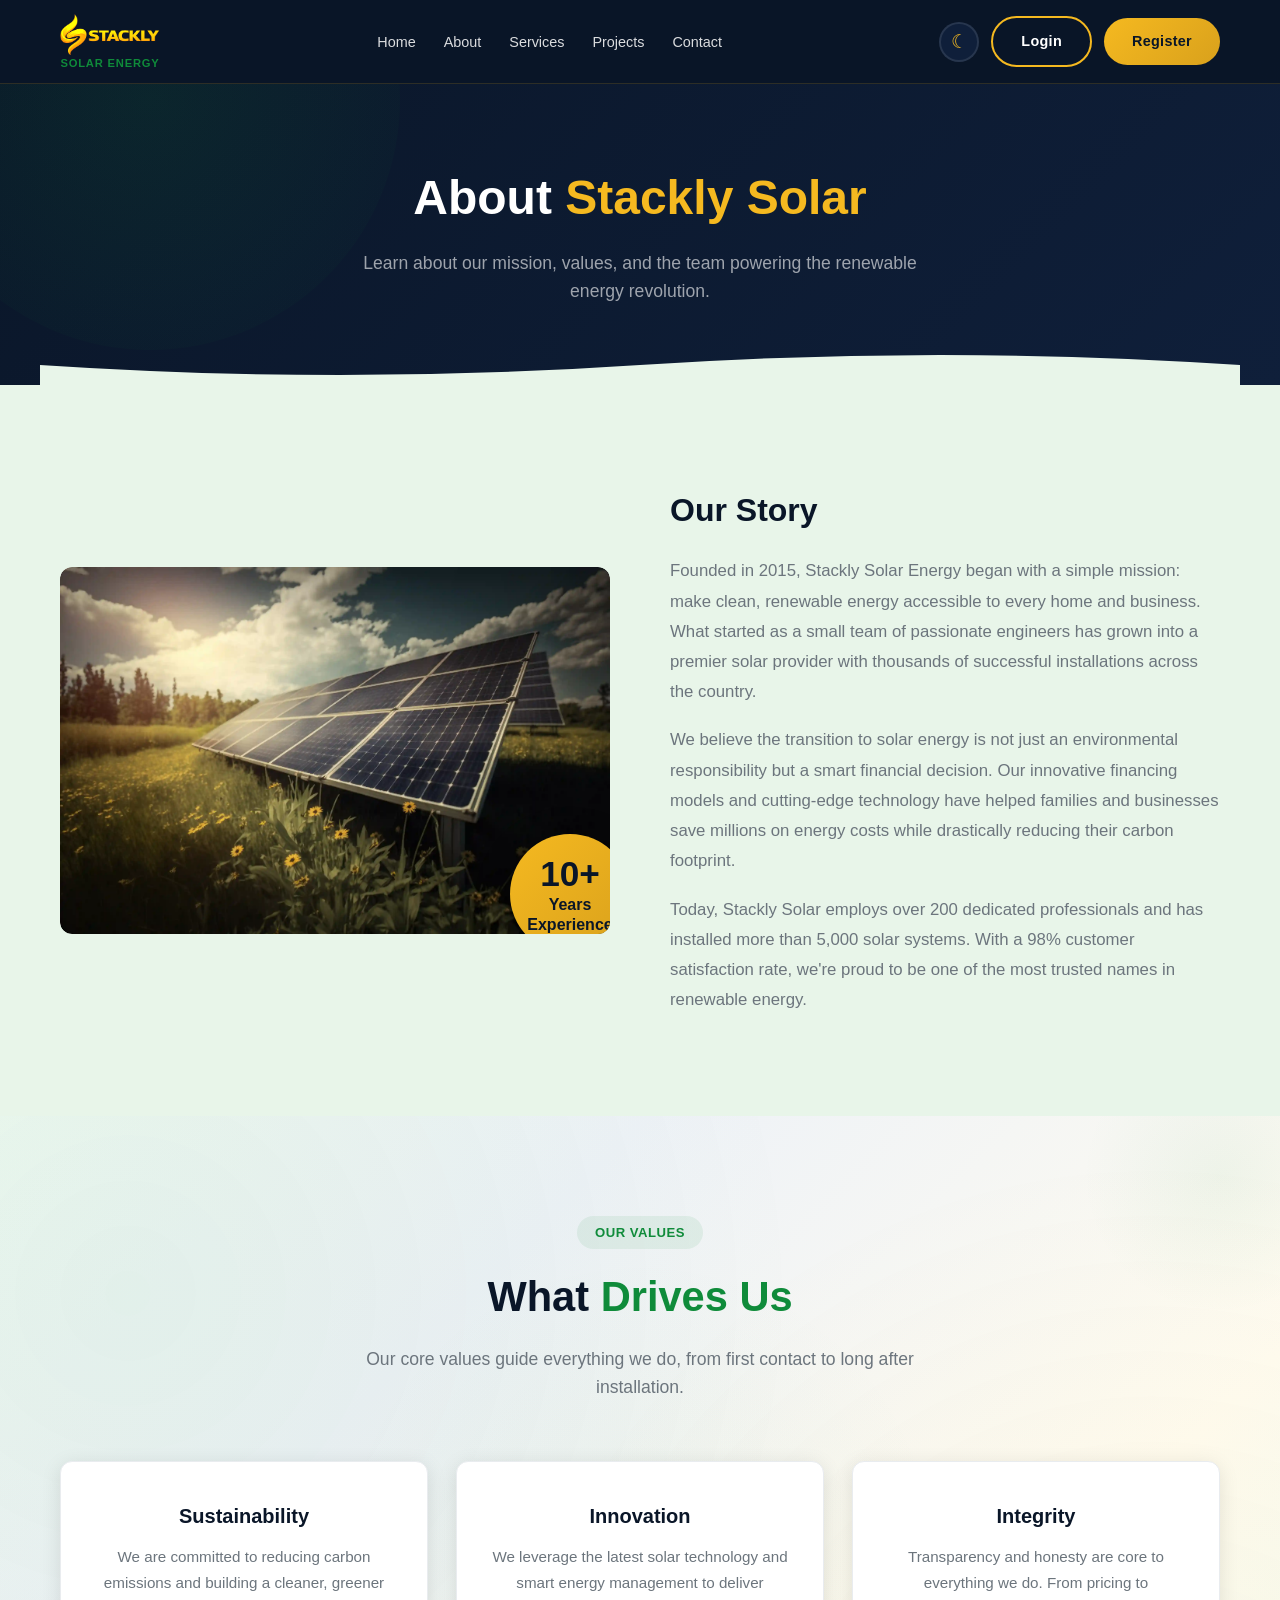
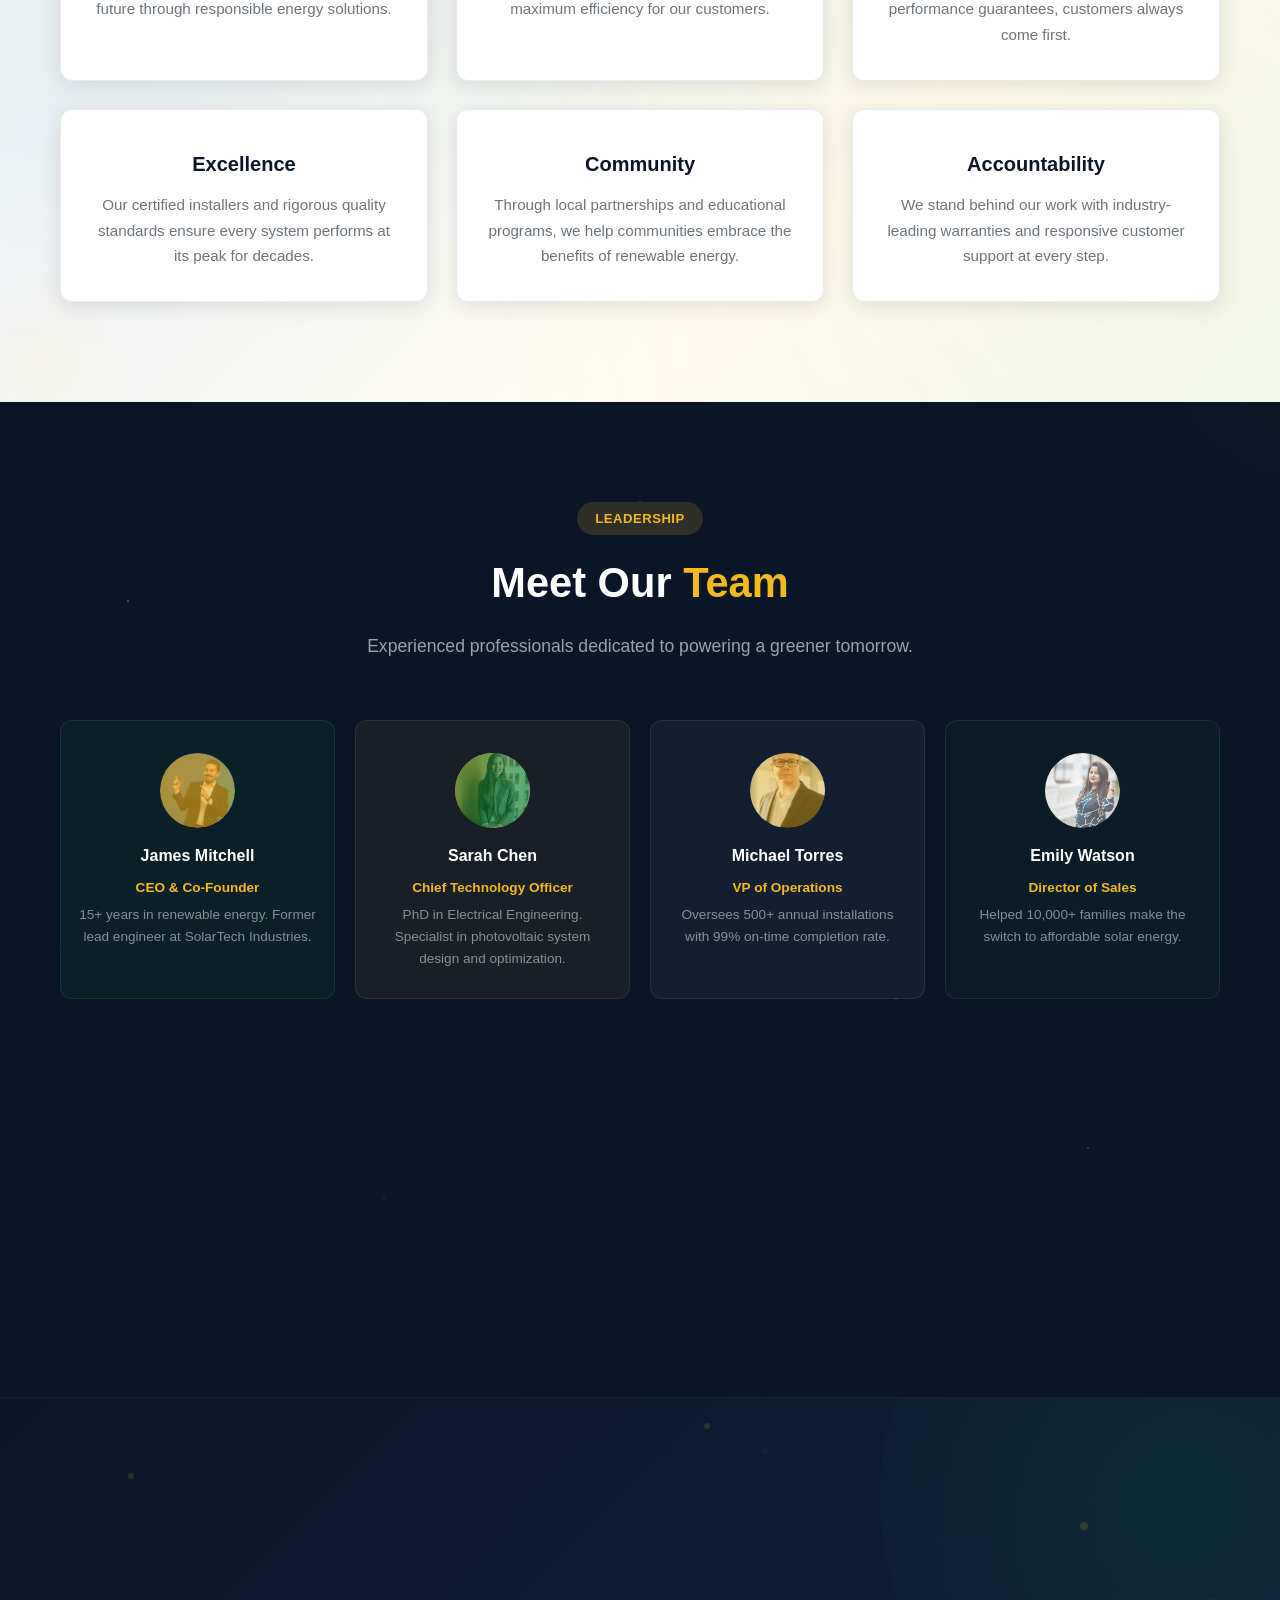
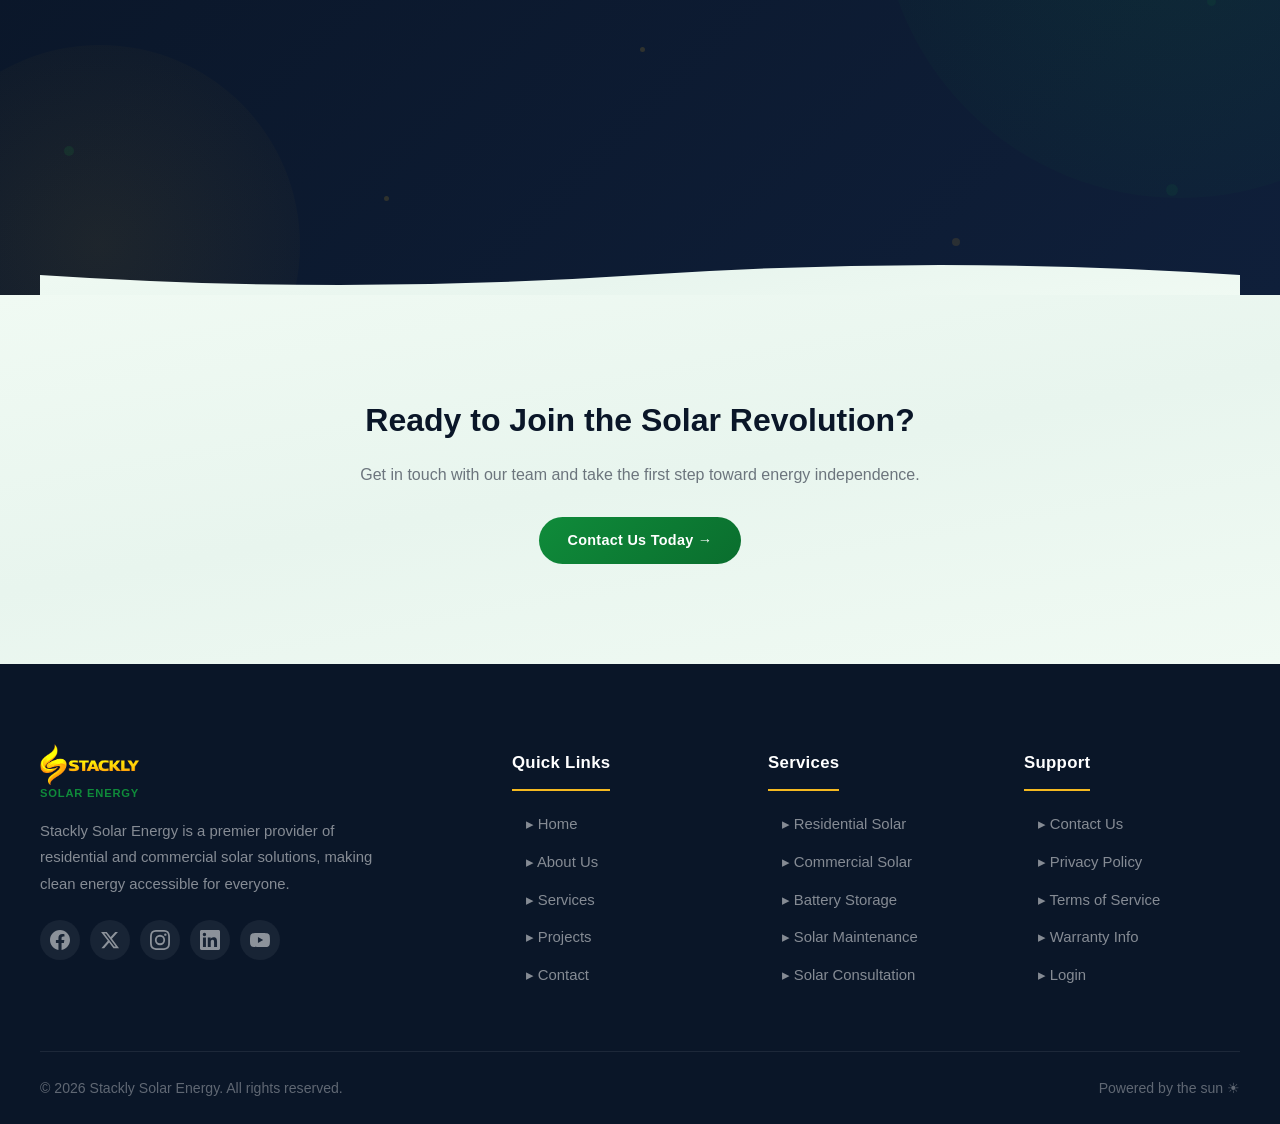
<file: pages/about.html>
<!DOCTYPE html>
<html lang="en">
<head>
  <meta charset="UTF-8">
  <meta name="viewport" content="width=device-width, initial-scale=1.0">
  <meta name="description" content="Learn about Stackly Solar Energy - our mission, team, and commitment to making solar energy accessible for everyone.">
  <title>About Us - Stackly Solar Energy</title>
  <link rel="stylesheet" href="../css/style.css">
</head>
<body>

  <!-- PAGE LOADER -->
  <div class="page-loader" id="pageLoader">
    <div class="loader-sun"></div>
    <div class="loader-text">Loading...</div>
  </div>

  <!-- HEADER -->
  <header class="header" id="header">
    <nav class="navbar">
      <a href="../index.html" class="logo">
        <img src="../images/logo.webp" alt="Stackly Solar Energy" class="logo-img">
        <span class="logo-text"><span>Solar</span> Energy</span>
        </a>
      <ul class="nav-links" id="navLinks">
        <li><a href="../index.html">Home</a></li>
        <li><a href="about.html">About</a></li>
        <li><a href="services.html">Services</a></li>
        <li><a href="projects.html">Projects</a></li>
        <li><a href="contact.html">Contact</a></li>
        <li class="mobile-only-nav"><a href="login.html" class="btn btn-outline mobile-nav-btn">Login</a></li>
        <li class="mobile-only-nav"><a href="register.html" class="btn btn-primary mobile-nav-btn">Register</a></li>
        <li class="mobile-only-nav"><button class="mobile-dark-toggle" id="mobileDarkToggle">&#9790; Dark Mode</button></li>
      </ul>
      <div class="nav-buttons">
        <button class="dark-toggle desktop-only" id="darkToggle" aria-label="Toggle dark mode">&#9790;</button>
        <a href="login.html" class="btn btn-outline">Login</a>
        <a href="register.html" class="btn btn-primary">Register</a>
      </div>
      <button class="hamburger" id="hamburger" aria-label="Toggle menu">
        <span></span>
        <span></span>
        <span></span>
      </button>
    </nav>
  </header>

  <!-- PAGE HEADER -->
  <section class="page-header">
    <h1>About <span>Stackly Solar</span></h1>
    <p>Learn about our mission, values, and the team powering the renewable energy revolution.</p>
  </section>

  <!-- OUR STORY -->
  <section class="section section-yellow-tint section-divider-wave about-story-section">
    <div class="about-story-overlay"></div>
    <div class="container">
      <div class="about-grid">
        <div class="about-image">
          <img src="../images/photovoltaic-solar-power-panel-field-green-clean-alternative-power-energy-concept-ai-generative_8_11zon.webp" alt="Solar panels on roof">
          <div class="about-exp-badge">
            <span class="num">10+</span>
            Years Experience
          </div>
        </div>
        <div class="about-content">
          <h3 class="fade-up">Our Story</h3>
          <p class="fade-up" data-delay="0.1">Founded in 2015, Stackly Solar Energy began with a simple mission: make clean, renewable energy accessible to every home and business. What started as a small team of passionate engineers has grown into a premier solar provider with thousands of successful installations across the country.</p>
          <p class="fade-up" data-delay="0.2">We believe the transition to solar energy is not just an environmental responsibility but a smart financial decision. Our innovative financing models and cutting-edge technology have helped families and businesses save millions on energy costs while drastically reducing their carbon footprint.</p>
          <p class="fade-up" data-delay="0.3">Today, Stackly Solar employs over 200 dedicated professionals and has installed more than 5,000 solar systems. With a 98% customer satisfaction rate, we're proud to be one of the most trusted names in renewable energy.</p>
        </div>
      </div>
    </div>
  </section>

  <!-- MISSION & VALUES -->
  <section class="section section-gray section-mission">
    <div class="section-mission-overlay"></div>
    <div class="container">
      <div class="section-header">
        <span class="section-tag"> Our Values</span>
        <h2>What <span>Drives Us</span></h2>
        <p>Our core values guide everything we do, from first contact to long after installation.</p>
      </div>
      <div class="services-grid">
        <div class="service-card fade-up">
        
          <h3>Sustainability</h3>
          <p>We are committed to reducing carbon emissions and building a cleaner, greener future through responsible energy solutions.</p>
        </div>
        <div class="service-card fade-up" data-delay="0.1">
          
          <h3>Innovation</h3>
          <p>We leverage the latest solar technology and smart energy management to deliver maximum efficiency for our customers.</p>
        </div>
        <div class="service-card fade-up" data-delay="0.2">
         
          <h3>Integrity</h3>
          <p>Transparency and honesty are core to everything we do. From pricing to performance guarantees, customers always come first.</p>
        </div>
        <div class="service-card fade-up" data-delay="0.3">
          
          <h3>Excellence</h3>
          <p>Our certified installers and rigorous quality standards ensure every system performs at its peak for decades.</p>
        </div>
        <div class="service-card fade-up" data-delay="0.4">
          
          <h3>Community</h3>
          <p>Through local partnerships and educational programs, we help communities embrace the benefits of renewable energy.</p>
        </div>
        <div class="service-card fade-up" data-delay="0.5">
          
          <h3>Accountability</h3>
          <p>We stand behind our work with industry-leading warranties and responsive customer support at every step.</p>
        </div>
      </div>
    </div>
  </section>

  <!-- TEAM -->
  <section class="section section-dark">
    <div class="container">
      <div class="section-header">
        <span class="section-tag"> Leadership</span>
        <h2>Meet Our <span>Team</span></h2>
        <p>Experienced professionals dedicated to powering a greener tomorrow.</p>
      </div>
      <div class="why-grid">
        <div class="why-card team-card fade-up">
          <div class="team-avatar" style="background-image:url('../images/team/Arun\ Kumar.webp')"></div>
          <h4>James Mitchell</h4>
          <p style="color:var(--yellow);font-weight:600;margin-bottom:6px;">CEO & Co-Founder</p>
          <p>15+ years in renewable energy. Former lead engineer at SolarTech Industries.</p>
        </div>
        <div class="why-card team-card fade-up" data-delay="0.1">
          <div class="team-avatar" style="background-image:url('../images/team/christina.webp')"></div>
          <h4>Sarah Chen</h4>
          <p style="color:var(--yellow);font-weight:600;margin-bottom:6px;">Chief Technology Officer</p>
          <p>PhD in Electrical Engineering. Specialist in photovoltaic system design and optimization.</p>
        </div>
        <div class="why-card team-card fade-up" data-delay="0.2">
          <div class="team-avatar" style="background-image:url('../images/team/devid\ millar.webp')"></div>
          <h4>Michael Torres</h4>
          <p style="color:var(--yellow);font-weight:600;margin-bottom:6px;">VP of Operations</p>
          <p>Oversees 500+ annual installations with 99% on-time completion rate.</p>
        </div>
        <div class="why-card team-card fade-up" data-delay="0.3">
          <div class="team-avatar" style="background-image:url('../images/team/Meera\ Patel.webp')"></div>
          <h4>Emily Watson</h4>
          <p style="color:var(--yellow);font-weight:600;margin-bottom:6px;">Director of Sales</p>
          <p>Helped 10,000+ families make the switch to affordable solar energy.</p>
        </div>
        <div class="why-card team-card fade-up" data-delay="0.4">
          <div class="team-avatar" style="background-image:url('../images/team/Priya\ Sharma.webp')"></div>
          <h4>David Park</h4>
          <p style="color:var(--yellow);font-weight:600;margin-bottom:6px;">Head of Engineering</p>
          <p>NABCEP-certified master installer with over 3,000 systems installed.</p>
        </div>
        <div class="why-card team-card fade-up" data-delay="0.5">
          <div class="team-avatar" style="background-image:url('../images/team/2.webp')"></div>
          <h4>Lisa Rodriguez</h4>
          <p style="color:var(--yellow);font-weight:600;margin-bottom:6px;">Chief Financial Officer</p>
          <p>20+ years in finance. Expert in solar project financing and ROI optimization.</p>
        </div>
        <div class="why-card team-card fade-up" data-delay="0.6">
          <div class="team-avatar" style="background-image:url('../images/team/1.webp')"></div>
          <h4>Kevin O'Brien</h4>
          <p style="color:var(--yellow);font-weight:600;margin-bottom:6px;">Director of Customer Success</p>
          <p>Ensures every client receives white-glove service from consultation to post-installation.</p>
        </div>
        <div class="why-card team-card fade-up" data-delay="0.7">
          <div class="team-avatar" style="background-image:url('../images/team/3.webp')"></div>
          <h4>Amara Singh</h4>
          <p style="color:var(--yellow);font-weight:600;margin-bottom:6px;">VP of Sustainability</p>
          <p>Drives our net-zero initiatives and community solar programs across 15 states.</p>
        </div>
      </div>
    </div>
  </section>

  <!-- STATS -->
  <section class="stats-section" style="padding:80px 0;">
    <div class="floating-dots">
      <span></span><span></span><span></span><span></span><span></span><span></span>
      <span></span><span></span><span></span><span></span>
    </div>
    <div class="container">
      <div class="stats-grid">
        <div class="stat-card fade-up">
          
          <div class="stat-number">5K<span class="suffix">+</span></div>
          <div class="stat-label">Projects Completed</div>
        </div>
        <div class="stat-card fade-up" data-delay="0.1">
          
          <div class="stat-number">98<span class="suffix">%</span></div>
          <div class="stat-label">Satisfaction Rate</div>
        </div>
        <div class="stat-card fade-up" data-delay="0.2">
          
          <div class="stat-number">15K<span class="suffix">+</span></div>
          <div class="stat-label">Panels Installed</div>
        </div>
        <div class="stat-card fade-up" data-delay="0.3">
          
          <div class="stat-number">50</div>
          <div class="stat-label">States Served</div>
        </div>
        <div class="stat-card fade-up" data-delay="0.4">
          
          <div class="stat-number">$120M<span class="suffix">+</span></div>
          <div class="stat-label">Customer Savings</div>
        </div>
        <div class="stat-card fade-up" data-delay="0.5">
          
          <div class="stat-number">200<span class="suffix">+</span></div>
          <div class="stat-label">Team Members</div>
        </div>
        <div class="stat-card fade-up" data-delay="0.6">
          
          <div class="stat-number">85K<span class="suffix">+</span></div>
          <div class="stat-label">Tons CO Reduced</div>
        </div>
        <div class="stat-card fade-up" data-delay="0.7">
         
          <div class="stat-number">25</div>
          <div class="stat-label">Year Warranty</div>
        </div>
      </div>
    </div>
  </section>

  <!-- CTA -->
  <section class="section section-green-tint section-divider-wave" style="text-align:center;">
    <div class="container">
      <h2 style="font-size:2rem;margin-bottom:15px;">Ready to Join the Solar Revolution?</h2>
      <p style="color:var(--gray);margin-bottom:30px;max-width:600px;margin-left:auto;margin-right:auto;">Get in touch with our team and take the first step toward energy independence.</p>
      <a href="contact.html" class="btn btn-green">Contact Us Today &#8594;</a>
    </div>
  </section>

  <!-- FOOTER -->
  <footer class="footer" id="footer">
    <button class="back-to-top" id="backToTop" aria-label="Back to top">&#8593;</button>
    <div class="footer-grid">
      <div class="footer-about">
          <a href="../index.html" class="logo">
          <img src="../images/logo.webp" alt="Stackly Solar Energy" class="logo-img">
          <span class="logo-text"><span>Solar</span> Energy</span>
        </a>
        <p>Stackly Solar Energy is a premier provider of residential and commercial solar solutions, making clean energy accessible for everyone.</p>
        <div class="footer-social">
          <a href="404.html" aria-label="Facebook" class="social-fb">
            <svg viewBox="0 0 24 24" fill="currentColor"><path d="M24 12.073c0-6.627-5.373-12-12-12s-12 5.373-12 12c0 5.99 4.388 10.954 10.125 11.854v-8.385H7.078v-3.47h3.047V9.43c0-3.007 1.792-4.669 4.533-4.669 1.312 0 2.686.235 2.686.235v2.953H15.83c-1.491 0-1.956.925-1.956 1.874v2.25h3.328l-.532 3.47h-2.796v8.385C19.612 23.027 24 18.062 24 12.073z"/></svg>
          </a>
          <a href="404.html" aria-label="Twitter" class="social-tw">
            <svg viewBox="0 0 24 24" fill="currentColor"><path d="M18.244 2.25h3.308l-7.227 8.26 8.502 11.24H16.17l-5.214-6.817L4.99 21.75H1.68l7.73-8.835L1.254 2.25H8.08l4.713 6.231zm-1.161 17.52h1.833L7.084 4.126H5.117z"/></svg>
          </a>
          <a href="404.html" aria-label="Instagram" class="social-ig">
            <svg viewBox="0 0 24 24" fill="currentColor"><path d="M12 2.163c3.204 0 3.584.012 4.85.07 3.252.148 4.771 1.691 4.919 4.919.058 1.265.069 1.645.069 4.849 0 3.205-.012 3.584-.069 4.849-.149 3.225-1.664 4.771-4.919 4.919-1.266.058-1.644.07-4.85.07-3.204 0-3.584-.012-4.849-.07-3.26-.149-4.771-1.699-4.919-4.92-.058-1.265-.07-1.644-.07-4.849 0-3.204.013-3.583.07-4.849.149-3.227 1.664-4.771 4.919-4.919 1.266-.057 1.645-.069 4.849-.069zM12 0C8.741 0 8.333.014 7.053.072 2.695.272.273 2.69.073 7.052.014 8.333 0 8.741 0 12c0 3.259.014 3.668.072 4.948.2 4.358 2.618 6.78 6.98 6.98C8.333 23.986 8.741 24 12 24c3.259 0 3.668-.014 4.948-.072 4.354-.2 6.782-2.618 6.979-6.98.059-1.28.073-1.689.073-4.948 0-3.259-.014-3.667-.072-4.947-.196-4.354-2.617-6.78-6.979-6.98C15.668.014 15.259 0 12 0zm0 5.838a6.162 6.162 0 100 12.324 6.162 6.162 0 000-12.324zM12 16a4 4 0 110-8 4 4 0 010 8zm6.406-11.845a1.44 1.44 0 100 2.881 1.44 1.44 0 000-2.881z"/></svg>
          </a>
          <a href="404.html" aria-label="LinkedIn" class="social-li">
            <svg viewBox="0 0 24 24" fill="currentColor"><path d="M20.447 20.452h-3.554v-5.569c0-1.328-.027-3.037-1.852-3.037-1.853 0-2.136 1.445-2.136 2.939v5.667H9.351V9h3.414v1.561h.046c.477-.9 1.637-1.85 3.37-1.85 3.601 0 4.267 2.37 4.267 5.455v6.286zM5.337 7.433a2.062 2.062 0 01-2.063-2.065 2.064 2.064 0 112.063 2.065zm1.782 13.019H3.555V9h3.564v11.452zM22.225 0H1.771C.792 0 0 .774 0 1.729v20.542C0 23.227.792 24 1.771 24h20.451C23.2 24 24 23.227 24 22.271V1.729C24 .774 23.2 0 22.222 0h.003z"/></svg>
          </a>
          <a href="404.html" aria-label="YouTube" class="social-yt">
            <svg viewBox="0 0 24 24" fill="currentColor"><path d="M23.498 6.186a3.016 3.016 0 00-2.122-2.136C19.505 3.545 12 3.545 12 3.545s-7.505 0-9.377.505A3.017 3.017 0 00.502 6.186C0 8.07 0 12 0 12s0 3.93.502 5.814a3.016 3.016 0 002.122 2.136c1.871.505 9.376.505 9.376.505s7.505 0 9.377-.505a3.015 3.015 0 002.122-2.136C24 15.93 24 12 24 12s0-3.93-.502-5.814zM9.545 15.568V8.432L15.818 12l-6.273 3.568z"/></svg>
          </a>
        </div>
      </div>
      <div>
        <h4>Quick Links</h4>
        <ul class="footer-links">
          <li><a href="../index.html">&#9656; Home</a></li>
          <li><a href="about.html">&#9656; About Us</a></li>
          <li><a href="services.html">&#9656; Services</a></li>
          <li><a href="projects.html">&#9656; Projects</a></li>
          <li><a href="contact.html">&#9656; Contact</a></li>
        </ul>
      </div>
      <div>
        <h4>Services</h4>
        <ul class="footer-links">
          <li><a href="services.html">&#9656; Residential Solar</a></li>
          <li><a href="services.html">&#9656; Commercial Solar</a></li>
          <li><a href="services.html">&#9656; Battery Storage</a></li>
          <li><a href="services.html">&#9656; Solar Maintenance</a></li>
          <li><a href="services.html">&#9656; Solar Consultation</a></li>
        </ul>
      </div>
      <div>
        <h4>Support</h4>
        <ul class="footer-links">
          <li><a href="contact.html">&#9656; Contact Us</a></li>
          <li><a href="404.html">&#9656; Privacy Policy</a></li>
          <li><a href="404.html">&#9656; Terms of Service</a></li>
          <li><a href="404.html">&#9656; Warranty Info</a></li>
          <li><a href="login.html">&#9656; Login</a></li>
        </ul>
      </div>
    </div>
    <div class="footer-bottom">
      <p>&copy; <span id="footerYear">2026</span> Stackly Solar Energy. All rights reserved.</p>
      <p>Powered by the sun &#9728;</p>
    </div>
  </footer>

  <script src="../js/script.js"></script>
</body>
</html>
</file>
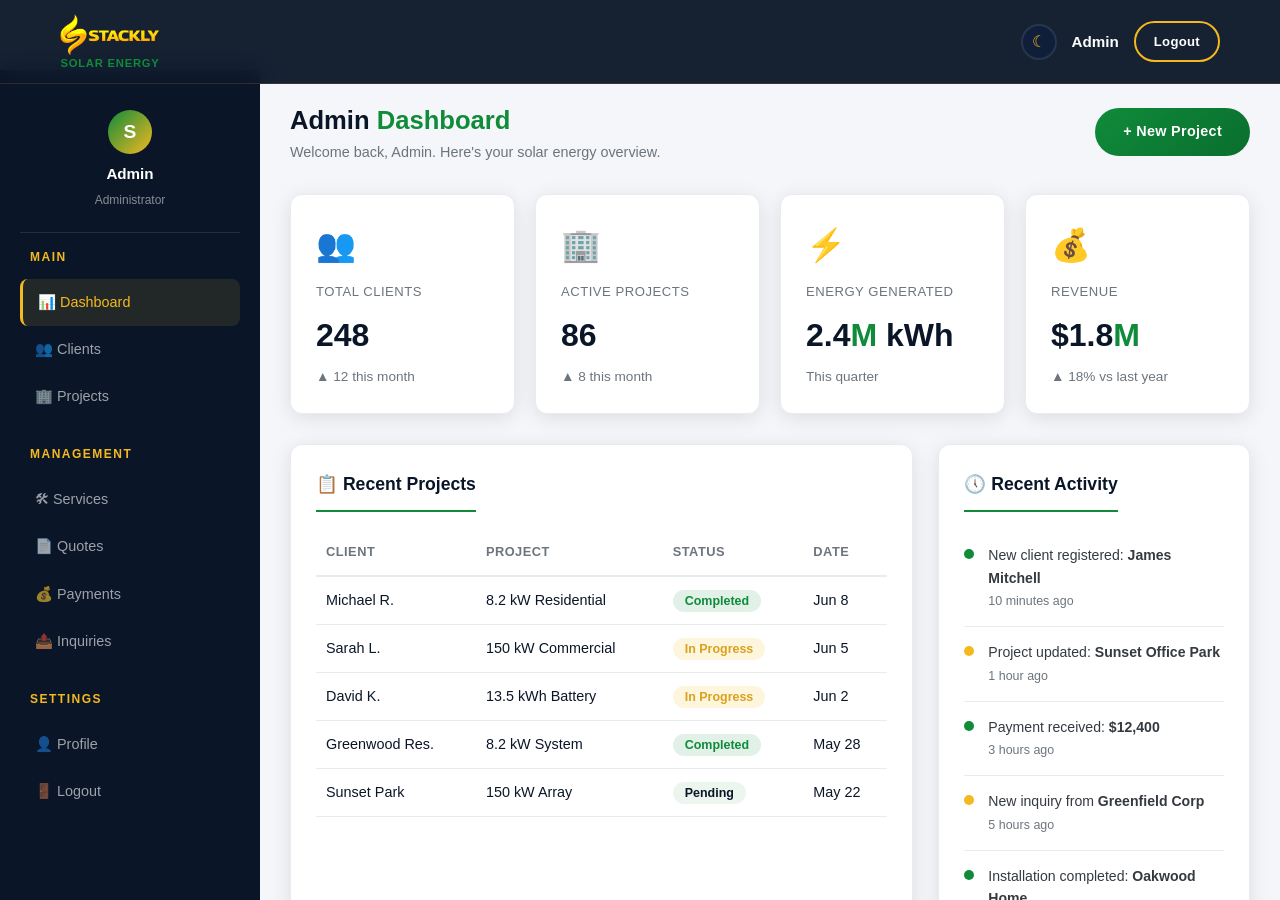
<file: pages/admin-dashboard.html>
<!DOCTYPE html>
<html lang="en">
<head>
  <meta charset="UTF-8">
  <meta name="viewport" content="width=device-width, initial-scale=1.0">
  <meta name="description" content="Stackly Solar Energy Admin Dashboard - Manage clients, projects, and solar installations.">
  <title>Admin Dashboard - Stackly Solar Energy</title>
  <link rel="stylesheet" href="../css/style.css">
  <style>
    .dash-wrapper { display: flex; height: calc(100vh - 70px); margin-top: 70px; overflow: hidden; }
    .dash-sidebar { width: 260px; background: var(--dark-blue); padding: 30px 20px; flex-shrink: 0; overflow-y: auto; height: 100%; }
    .dash-sidebar h4 { color: var(--yellow); font-size: 0.75rem; text-transform: uppercase; letter-spacing: 1.5px; margin: 25px 0 12px 10px; }
    .dash-sidebar h4:first-of-type { margin-top: 0; }
    .dash-sidebar a { display: flex; align-items: center; gap: 12px; padding: 12px 15px; color: rgba(255,255,255,0.6); border-radius: var(--radius-sm); transition: var(--transition); font-size: 0.9rem; }
    .dash-sidebar a:hover, .dash-sidebar a.active { background: rgba(245,185,32,0.1); color: var(--yellow); }
    .dash-sidebar a.active { border-left: 3px solid var(--yellow); }
    .dash-main { flex: 1; background: #f4f6f9; padding: 30px; overflow-y: auto; height: 100%; }
    .dash-header { display: flex; justify-content: space-between; align-items: center; margin-bottom: 30px; flex-wrap: wrap; gap: 15px; }
    .dash-header h1 { font-size: 1.6rem; }
    .dash-header h1 span { color: var(--green); }
    .dash-cards { display: grid; grid-template-columns: repeat(4,1fr); gap: 20px; margin-bottom: 30px; }
    .dash-card { background: var(--white); border-radius: var(--radius); padding: 25px; box-shadow: var(--shadow); border: 1px solid var(--gray-light); }
    .dash-card .label { font-size: 0.82rem; color: var(--gray); text-transform: uppercase; letter-spacing: 0.5px; margin-bottom: 8px; }
    .dash-card .value { font-size: 2rem; font-weight: 800; color: var(--dark-blue); }
    .dash-card .value span { color: var(--green); }
    .dash-card .sub { font-size: 0.85rem; color: var(--gray); margin-top: 5px; }
    .dash-card .icon { font-size: 2rem; margin-bottom: 10px; }
    .dash-grid { display: grid; grid-template-columns: 2fr 1fr; gap: 25px; }
    .dash-panel { background: var(--white); border-radius: var(--radius); padding: 25px; box-shadow: var(--shadow); border: 1px solid var(--gray-light); }
    .dash-panel h3 { font-size: 1.1rem; margin-bottom: 18px; padding-bottom: 12px; border-bottom: 2px solid var(--green); display: inline-block; }
    .dash-table { width: 100%; border-collapse: collapse; font-size: 0.9rem; }
    .dash-table th { text-align: left; padding: 12px 10px; color: var(--gray); font-weight: 600; font-size: 0.8rem; text-transform: uppercase; letter-spacing: 0.5px; border-bottom: 2px solid var(--gray-light); }
    .dash-table td { padding: 12px 10px; border-bottom: 1px solid var(--gray-light); }
    .dash-table .badge { padding: 4px 12px; border-radius: 50px; font-size: 0.78rem; font-weight: 600; }
    .badge-green { background: rgba(15,139,58,0.12); color: var(--green); }
    .badge-yellow { background: rgba(245,185,32,0.15); color: var(--yellow-dark); }
    .badge-blue { background: rgba(15,139,58,0.08); color: var(--dark-blue); }
    .activity-item { display: flex; align-items: flex-start; gap: 14px; padding: 14px 0; border-bottom: 1px solid var(--gray-light); }
    .activity-item:last-child { border: none; }
    .activity-dot { width: 10px; height: 10px; border-radius: 50%; background: var(--green); margin-top: 5px; flex-shrink: 0; }
    .activity-dot.yellow { background: var(--yellow); }
    .activity-item p { font-size: 0.88rem; color: var(--gray-dark); }
    .activity-item .time { font-size: 0.78rem; color: var(--gray); margin-top: 3px; }
    @media (max-width:1024px) { .dash-cards { grid-template-columns: repeat(2,1fr); } .dash-grid { grid-template-columns: 1fr; } }
    @media (max-width:768px) {
      .dash-wrapper { flex-direction: column; height: auto; min-height: calc(100vh - 70px); overflow: visible; }
      .dash-sidebar { width: 100%; padding: 15px; display: flex; flex-wrap: wrap; gap: 5px; overflow-y: visible; height: auto; }
      .dash-sidebar h4 { display: none; }
      .dash-main { padding: 20px 15px; }
      .dash-header h1 { font-size: 1.3rem; }
      .dash-cards { grid-template-columns: 1fr 1fr; gap: 12px; }
      .dash-card { padding: 18px; }
      .dash-card .value { font-size: 1.4rem; }
      .dash-table { font-size: 0.8rem; }
      .dash-table th, .dash-table td { padding: 8px 6px; }
    }
    @media (max-width:480px) { .dash-cards { grid-template-columns: 1fr; } }
  </style>
</head>
<body>

  <!-- PAGE LOADER -->
  <div class="page-loader" id="pageLoader">
    <div class="loader-sun"></div>
    <div class="loader-text">Loading...</div>
  </div>

  <header class="header" id="header">
    <nav class="navbar">
      <a href="../index.html" class="logo">
        <img src="../images/logo.webp" alt="Stackly Solar Energy" class="logo-img">
        <span class="logo-text"><span>Solar</span> Energy</span>
        </a>
      <ul class="nav-links" id="navLinks">
        <li class="mobile-only-nav"><a href="admin-dashboard.html">Dashboard</a></li>
        <li class="mobile-only-nav"><a href="login.html">Logout</a></li>
        <li class="mobile-only-nav"><button class="mobile-dark-toggle" id="mobileDarkToggle">&#9790; Dark Mode</button></li>
      </ul>
      <div class="nav-buttons" style="display:flex;align-items:center;gap:15px;">
        <button class="dark-toggle desktop-only" id="darkToggle" aria-label="Toggle dark mode" style="width:36px;height:36px;font-size:1rem;">&#9790;</button>
        <span id="dashUserName" style="color:var(--white);font-weight:600;font-size:0.95rem;">Admin</span>
        <a href="login.html" class="btn btn-outline" style="padding:8px 18px;font-size:0.82rem;">Logout</a>
      </div>

      <button class="hamburger" id="hamburger" aria-label="Toggle menu">
        <span></span><span></span><span></span>
      </button>
    </nav>
  </header>

  <div class="dash-wrapper">
    <aside class="dash-sidebar">
      <div style="text-align:center;padding:10px 0 20px;border-bottom:1px solid rgba(255,255,255,0.1);margin-bottom:15px;">
        <div style="width:44px;height:44px;border-radius:50%;background:linear-gradient(135deg,var(--green),var(--yellow));display:flex;align-items:center;justify-content:center;margin:0 auto 8px;font-size:1.2rem;font-weight:700;color:var(--white);">S</div>
        <div id="sidebarUserName" style="color:var(--white);font-weight:600;font-size:0.95rem;">Admin</div>
        <small style="color:rgba(255,255,255,0.5);font-size:0.75rem;">Administrator</small>
      </div>
      <h4>Main</h4>
      <a href="admin-dashboard.html" class="active">&#128202; Dashboard</a>
      <a href="404.html">&#128101; Clients</a>
      <a href="404.html">&#127970; Projects</a>
      <h4>Management</h4>
      <a href="404.html">&#128736; Services</a>
      <a href="404.html">&#128196; Quotes</a>
      <a href="404.html">&#128176; Payments</a>
      <a href="404.html">&#128228; Inquiries</a>
      <h4>Settings</h4>
      <a href="404.html">&#128100; Profile</a>
      <a href="login.html">&#128682; Logout</a>
    </aside>

    <main class="dash-main">
      <div class="dash-header">
        <div>
          <h1>Admin <span>Dashboard</span></h1>
          <p style="color:var(--gray);font-size:0.9rem;">Welcome back, Admin. Here's your solar energy overview.</p>
        </div>
        <a href="contact.html" class="btn btn-green">+ New Project</a>
      </div>

      <div class="dash-cards">
        <div class="dash-card">
          <div class="icon">&#128101;</div>
          <div class="label">Total Clients</div>
          <div class="value">248</div>
          <div class="sub">&#9650; 12 this month</div>
        </div>
        <div class="dash-card">
          <div class="icon">&#127970;</div>
          <div class="label">Active Projects</div>
          <div class="value">86</div>
          <div class="sub">&#9650; 8 this month</div>
        </div>
        <div class="dash-card">
          <div class="icon">&#9889;</div>
          <div class="label">Energy Generated</div>
          <div class="value">2.4<span>M</span> kWh</div>
          <div class="sub">This quarter</div>
        </div>
        <div class="dash-card">
          <div class="icon">&#128176;</div>
          <div class="label">Revenue</div>
          <div class="value">$1.8<span>M</span></div>
          <div class="sub">&#9650; 18% vs last year</div>
        </div>
      </div>

      <div class="dash-grid">
        <div class="dash-panel">
          <h3>&#128203; Recent Projects</h3>
          <table class="dash-table">
            <thead>
              <tr><th>Client</th><th>Project</th><th>Status</th><th>Date</th></tr>
            </thead>
            <tbody>
              <tr><td>Michael R.</td><td>8.2 kW Residential</td><td><span class="badge badge-green">Completed</span></td><td>Jun 8</td></tr>
              <tr><td>Sarah L.</td><td>150 kW Commercial</td><td><span class="badge badge-yellow">In Progress</span></td><td>Jun 5</td></tr>
              <tr><td>David K.</td><td>13.5 kWh Battery</td><td><span class="badge badge-yellow">In Progress</span></td><td>Jun 2</td></tr>
              <tr><td>Greenwood Res.</td><td>8.2 kW System</td><td><span class="badge badge-green">Completed</span></td><td>May 28</td></tr>
              <tr><td>Sunset Park</td><td>150 kW Array</td><td><span class="badge badge-blue">Pending</span></td><td>May 22</td></tr>
            </tbody>
          </table>
        </div>

        <div class="dash-panel">
          <h3>&#128340; Recent Activity</h3>
          <div class="activity-item">
            <span class="activity-dot"></span>
            <div>
              <p>New client registered: <strong>James Mitchell</strong></p>
              <div class="time">10 minutes ago</div>
            </div>
          </div>
          <div class="activity-item">
            <span class="activity-dot yellow"></span>
            <div>
              <p>Project updated: <strong>Sunset Office Park</strong></p>
              <div class="time">1 hour ago</div>
            </div>
          </div>
          <div class="activity-item">
            <span class="activity-dot"></span>
            <div>
              <p>Payment received: <strong>$12,400</strong></p>
              <div class="time">3 hours ago</div>
            </div>
          </div>
          <div class="activity-item">
            <span class="activity-dot yellow"></span>
            <div>
              <p>New inquiry from <strong>Greenfield Corp</strong></p>
              <div class="time">5 hours ago</div>
            </div>
          </div>
          <div class="activity-item">
            <span class="activity-dot"></span>
            <div>
              <p>Installation completed: <strong>Oakwood Home</strong></p>
              <div class="time">1 day ago</div>
            </div>
          </div>
        </div>
      </div>

      <div style="margin-top:25px;">
        <div class="dash-panel">
          <h3>&#128228; Recent Inquiries</h3>
          <table class="dash-table">
            <thead>
              <tr><th>Name</th><th>Email</th><th>Subject</th><th>Date</th><th>Status</th></tr>
            </thead>
            <tbody>
              <tr><td>John D.</td><td>john@email.com</td><td>Residential Quote</td><td>Jun 10</td><td><span class="badge badge-yellow">New</span></td></tr>
              <tr><td>Emma W.</td><td>emma@email.com</td><td>Commercial Solar</td><td>Jun 9</td><td><span class="badge badge-green">Replied</span></td></tr>
              <tr><td>Robert K.</td><td>robert@email.com</td><td>Battery Storage</td><td>Jun 8</td><td><span class="badge badge-yellow">New</span></td></tr>
              <tr><td>Lisa M.</td><td>lisa@email.com</td><td>Maintenance Plan</td><td>Jun 7</td><td><span class="badge badge-green">Replied</span></td></tr>
            </tbody>
          </table>
        </div>
      </div>
    </main>
  </div>

 

  <script src="../js/script.js"></script>
</body>
</html>
</file>
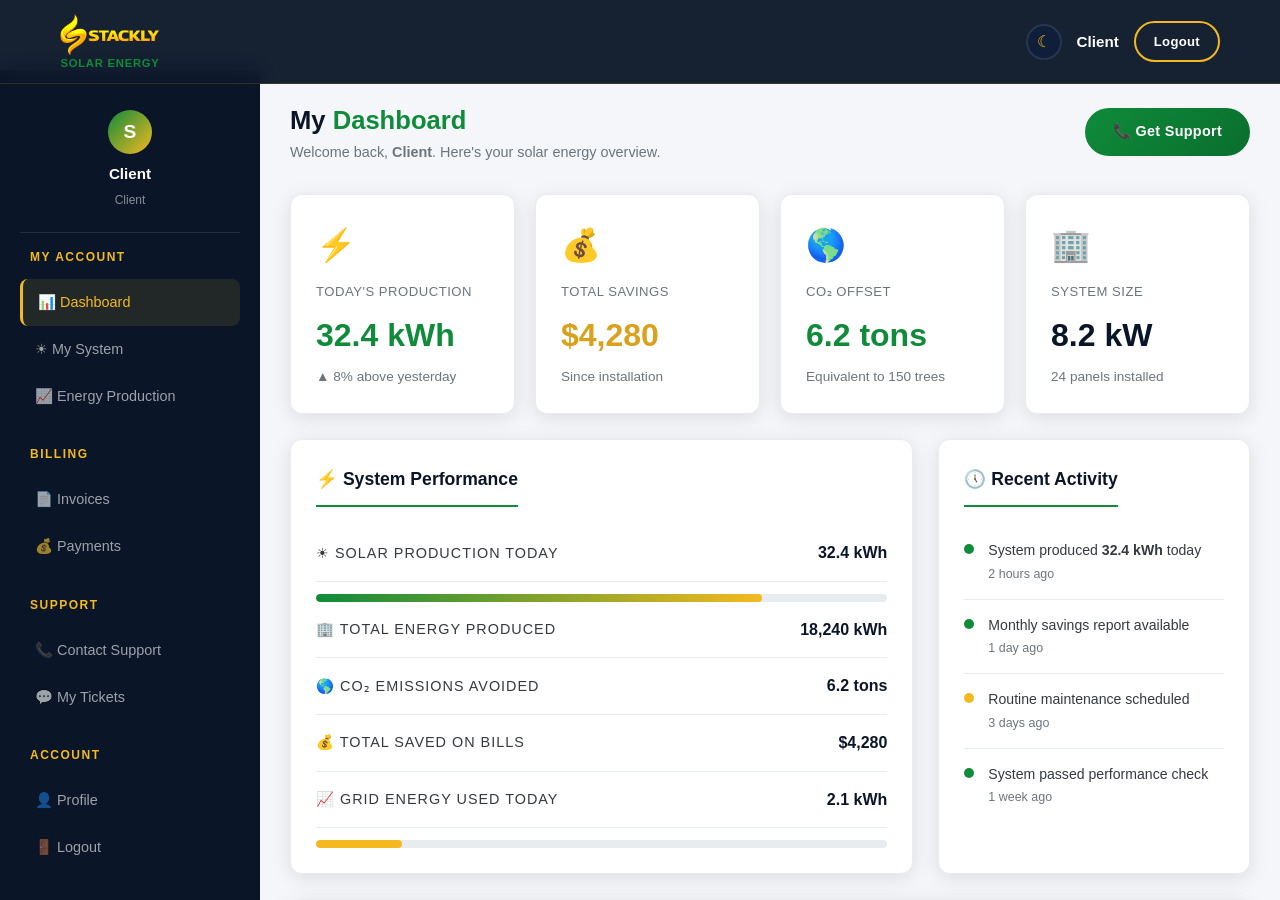
<file: pages/client-dashboard.html>
<!DOCTYPE html>
<html lang="en">
<head>
  <meta charset="UTF-8">
  <meta name="viewport" content="width=device-width, initial-scale=1.0">
  <meta name="description" content="Your Stackly Solar Energy client dashboard - monitor your solar production, savings, and account.">
  <title>My Dashboard - Stackly Solar Energy</title>
  <link rel="stylesheet" href="../css/style.css">
  <style>
    .dash-wrapper { display: flex; height: calc(100vh - 70px); margin-top: 70px; overflow: hidden; }
    .dash-sidebar { width: 260px; background: var(--dark-blue); padding: 30px 20px; flex-shrink: 0; overflow-y: auto; height: 100%; }
    .dash-sidebar h4 { color: var(--yellow); font-size: 0.75rem; text-transform: uppercase; letter-spacing: 1.5px; margin: 25px 0 12px 10px; }
    .dash-sidebar h4:first-of-type { margin-top: 0; }
    .dash-sidebar a { display: flex; align-items: center; gap: 12px; padding: 12px 15px; color: rgba(255,255,255,0.6); border-radius: var(--radius-sm); transition: var(--transition); font-size: 0.9rem; }
    .dash-sidebar a:hover, .dash-sidebar a.active { background: rgba(245,185,32,0.1); color: var(--yellow); }
    .dash-sidebar a.active { border-left: 3px solid var(--yellow); }
    .dash-main { flex: 1; background: #f4f6f9; padding: 30px; overflow-y: auto; height: 100%; }
    .dash-header { display: flex; justify-content: space-between; align-items: center; margin-bottom: 30px; flex-wrap: wrap; gap: 15px; }
    .dash-header h1 { font-size: 1.6rem; }
    .dash-header h1 span { color: var(--green); }
    .dash-header .user-greeting { color: var(--gray); font-size: 0.9rem; }
    .dash-cards { display: grid; grid-template-columns: repeat(4,1fr); gap: 20px; margin-bottom: 25px; }
    .dash-card { background: var(--white); border-radius: var(--radius); padding: 25px; box-shadow: var(--shadow); border: 1px solid var(--gray-light); }
    .dash-card .label { font-size: 0.82rem; color: var(--gray); text-transform: uppercase; letter-spacing: 0.5px; margin-bottom: 8px; }
    .dash-card .value { font-size: 2rem; font-weight: 800; color: var(--dark-blue); }
    .dash-card .value.green { color: var(--green); }
    .dash-card .value.yellow { color: var(--yellow-dark); }
    .dash-card .sub { font-size: 0.85rem; color: var(--gray); margin-top: 5px; }
    .dash-card .icon { font-size: 2rem; margin-bottom: 10px; }
    .dash-grid { display: grid; grid-template-columns: 2fr 1fr; gap: 25px; }
    .dash-panel { background: var(--white); border-radius: var(--radius); padding: 25px; box-shadow: var(--shadow); border: 1px solid var(--gray-light); }
    .dash-panel h3 { font-size: 1.1rem; margin-bottom: 18px; padding-bottom: 12px; border-bottom: 2px solid var(--green); display: inline-block; }
    .status-row { display: flex; justify-content: space-between; align-items: center; padding: 15px 0; border-bottom: 1px solid var(--gray-light); }
    .status-row:last-child { border: none; }
    .status-row .stat-label { font-size: 0.9rem; color: var(--gray-dark); }
    .status-row .stat-value { font-weight: 700; color: var(--dark-blue); }
    .status-bar { height: 8px; background: var(--gray-light); border-radius: 10px; margin-top: 12px; overflow: hidden; }
    .status-bar .fill { height: 100%; border-radius: 10px; background: linear-gradient(90deg, var(--green), var(--yellow)); }
    .badge { padding: 4px 12px; border-radius: 50px; font-size: 0.78rem; font-weight: 600; }
    .badge-green { background: rgba(15,139,58,0.12); color: var(--green); }
    .badge-yellow { background: rgba(245,185,32,0.15); color: var(--yellow-dark); }
    .badge-blue { background: rgba(15,139,58,0.08); color: var(--dark-blue); }
    .activity-item { display: flex; align-items: flex-start; gap: 14px; padding: 14px 0; border-bottom: 1px solid var(--gray-light); }
    .activity-item:last-child { border: none; }
    .activity-dot { width: 10px; height: 10px; border-radius: 50%; background: var(--green); margin-top: 5px; flex-shrink: 0; }
    .activity-dot.yellow { background: var(--yellow); }
    .activity-item p { font-size: 0.88rem; color: var(--gray-dark); }
    .activity-item .time { font-size: 0.78rem; color: var(--gray); margin-top: 3px; }
    @media (max-width:1024px) {
      .dash-cards { grid-template-columns: repeat(2,1fr); gap: 15px; }
      .dash-grid { grid-template-columns: 1fr; }
      .dash-main { padding: 25px; }
    }
    @media (max-width:768px) {
      .dash-wrapper { flex-direction: column; height: auto; min-height: calc(100vh - 70px); overflow: visible; }
      .dash-sidebar { width: 100%; padding: 12px 15px; display: flex; flex-wrap: wrap; gap: 6px; overflow-y: visible; height: auto; justify-content: center; }
      .dash-sidebar > div:first-child { display: none; }
      .dash-sidebar h4 { display: none; }
      .dash-sidebar a { padding: 8px 14px; font-size: 0.82rem; gap: 8px; }
      .dash-main { padding: 20px 15px; }
      .dash-header h1 { font-size: 1.3rem; }
      .dash-header .user-greeting { font-size: 0.82rem; }
      .dash-header .btn { padding: 8px 16px; font-size: 0.82rem; }
      .dash-cards { grid-template-columns: 1fr 1fr; gap: 12px; }
      .dash-card { padding: 18px; }
      .dash-card .icon { font-size: 1.5rem; margin-bottom: 6px; }
      .dash-card .label { font-size: 0.72rem; }
      .dash-card .value { font-size: 1.4rem; }
      .dash-card .sub { font-size: 0.75rem; }
      .dash-panel { padding: 18px; }
      .dash-panel h3 { font-size: 1rem; }
      .status-row { padding: 12px 0; }
      .status-row .stat-label { font-size: 0.82rem; }
      .status-row .stat-value { font-size: 0.85rem; }
      .activity-item { padding: 12px 0; gap: 12px; }
      .activity-item p { font-size: 0.82rem; }
      table { font-size: 0.82rem !important; display: block; overflow-x: auto; white-space: nowrap; }
    }
    @media (max-width:480px) {
      .dash-cards { grid-template-columns: 1fr; gap: 10px; }
      .dash-card { padding: 15px; }
      .dash-card .value { font-size: 1.3rem; }
      .dash-sidebar { gap: 4px; padding: 10px; }
      .dash-sidebar a { padding: 6px 10px; font-size: 0.75rem; gap: 6px; }
      .dash-main { padding: 15px 12px; }
      .dash-header { flex-direction: column; align-items: flex-start; }
    }
  </style>
</head>
<body>

  <!-- PAGE LOADER -->
  <div class="page-loader" id="pageLoader">
    <div class="loader-sun"></div>
    <div class="loader-text">Loading...</div>
  </div>

  <header class="header" id="header">
    <nav class="navbar">
      <a href="../index.html" class="logo">
        <img src="../images/logo.webp" alt="Stackly Solar Energy" class="logo-img">
        <span class="logo-text"><span>Solar</span> Energy</span>
        </a>
      <ul class="nav-links" id="navLinks">
        <li class="mobile-only-nav"><a href="client-dashboard.html">Dashboard</a></li>
        <li class="mobile-only-nav"><a href="login.html">Logout</a></li>
        <li class="mobile-only-nav"><button class="mobile-dark-toggle" id="mobileDarkToggle">&#9790; Dark Mode</button></li>
      </ul>
      <div class="nav-buttons" style="display:flex;align-items:center;gap:15px;">
        <button class="dark-toggle desktop-only" id="darkToggle" aria-label="Toggle dark mode" style="width:36px;height:36px;font-size:1rem;">&#9790;</button>
        <span id="dashUserName" style="color:var(--white);font-weight:600;font-size:0.95rem;">Client</span>
        <a href="login.html" class="btn btn-outline" style="padding:8px 18px;font-size:0.82rem;">Logout</a>
      </div>

      <button class="hamburger" id="hamburger" aria-label="Toggle menu">
        <span></span><span></span><span></span>
      </button>
    </nav>
  </header>

  <div class="dash-wrapper">
    <aside class="dash-sidebar">
      <div style="text-align:center;padding:10px 0 20px;border-bottom:1px solid rgba(255,255,255,0.1);margin-bottom:15px;">
        <div style="width:44px;height:44px;border-radius:50%;background:linear-gradient(135deg,var(--green),var(--yellow));display:flex;align-items:center;justify-content:center;margin:0 auto 8px;font-size:1.2rem;font-weight:700;color:var(--white);">S</div>
        <div id="sidebarUserName" style="color:var(--white);font-weight:600;font-size:0.95rem;">Client</div>
        <small style="color:rgba(255,255,255,0.5);font-size:0.75rem;">Client</small>
      </div>
      <h4>My Account</h4>
      <a href="client-dashboard.html" class="active">&#128202; Dashboard</a>
      <a href="404.html">&#9728; My System</a>
      <a href="404.html">&#128200; Energy Production</a>
      <h4>Billing</h4>
      <a href="404.html">&#128196; Invoices</a>
      <a href="404.html">&#128176; Payments</a>
      <h4>Support</h4>
      <a href="404.html">&#128222; Contact Support</a>
      <a href="404.html">&#128172; My Tickets</a>
      <h4>Account</h4>
      <a href="404.html">&#128100; Profile</a>
      <a href="login.html">&#128682; Logout</a>
    </aside>

    <main class="dash-main">
      <div class="dash-header">
        <div>
          <h1>My <span>Dashboard</span></h1>
          <p class="user-greeting">Welcome back, <strong>Client</strong>. Here's your solar energy overview.</p>
        </div>
        <a href="404.html" class="btn btn-green">&#128222; Get Support</a>
      </div>

      <div class="dash-cards">
        <div class="dash-card">
          <div class="icon">&#9889;</div>
          <div class="label">Today's Production</div>
          <div class="value green">32.4 kWh</div>
          <div class="sub">&#9650; 8% above yesterday</div>
        </div>
        <div class="dash-card">
          <div class="icon">&#128176;</div>
          <div class="label">Total Savings</div>
          <div class="value yellow">$4,280</div>
          <div class="sub">Since installation</div>
        </div>
        <div class="dash-card">
          <div class="icon">&#127758;</div>
          <div class="label">CO&#8322; Offset</div>
          <div class="value green">6.2 tons</div>
          <div class="sub">Equivalent to 150 trees</div>
        </div>
        <div class="dash-card">
          <div class="icon">&#127970;</div>
          <div class="label">System Size</div>
          <div class="value">8.2 kW</div>
          <div class="sub">24 panels installed</div>
        </div>
      </div>

      <div class="dash-grid">
        <div class="dash-panel">
          <h3>&#9889; System Performance</h3>
          <div class="status-row">
            <span class="stat-label">&#9728; Solar Production Today</span>
            <span class="stat-value">32.4 kWh</span>
          </div>
          <div class="status-bar"><div class="fill" style="width:78%;"></div></div>
          <div class="status-row">
            <span class="stat-label">&#127970; Total Energy Produced</span>
            <span class="stat-value">18,240 kWh</span>
          </div>
          <div class="status-row">
            <span class="stat-label">&#127758; CO&#8322; Emissions Avoided</span>
            <span class="stat-value">6.2 tons</span>
          </div>
          <div class="status-row">
            <span class="stat-label">&#128176; Total Saved on Bills</span>
            <span class="stat-value">$4,280</span>
          </div>
          <div class="status-row">
            <span class="stat-label">&#128200; Grid Energy Used Today</span>
            <span class="stat-value">2.1 kWh</span>
          </div>
          <div class="status-bar"><div class="fill" style="width:15%;background:var(--yellow);"></div></div>
        </div>

        <div class="dash-panel">
          <h3>&#128340; Recent Activity</h3>
          <div class="activity-item">
            <span class="activity-dot"></span>
            <div>
              <p>System produced <strong>32.4 kWh</strong> today</p>
              <div class="time">2 hours ago</div>
            </div>
          </div>
          <div class="activity-item">
            <span class="activity-dot"></span>
            <div>
              <p>Monthly savings report available</p>
              <div class="time">1 day ago</div>
            </div>
          </div>
          <div class="activity-item">
            <span class="activity-dot yellow"></span>
            <div>
              <p>Routine maintenance scheduled</p>
              <div class="time">3 days ago</div>
            </div>
          </div>
          <div class="activity-item">
            <span class="activity-dot"></span>
            <div>
              <p>System passed performance check</p>
              <div class="time">1 week ago</div>
            </div>
          </div>
        </div>
      </div>

      <div style="margin-top:25px;">
        <div class="dash-panel">
          <h3>&#128228; My Support Tickets</h3>
          <table style="width:100%;border-collapse:collapse;font-size:0.9rem;">
            <thead>
              <tr><th style="text-align:left;padding:12px 10px;color:var(--gray);font-weight:600;font-size:0.8rem;text-transform:uppercase;letter-spacing:0.5px;border-bottom:2px solid var(--gray-light);">Ticket</th>
                  <th style="text-align:left;padding:12px 10px;color:var(--gray);font-weight:600;font-size:0.8rem;text-transform:uppercase;letter-spacing:0.5px;border-bottom:2px solid var(--gray-light);">Date</th>
                  <th style="text-align:left;padding:12px 10px;color:var(--gray);font-weight:600;font-size:0.8rem;text-transform:uppercase;letter-spacing:0.5px;border-bottom:2px solid var(--gray-light);">Status</th></tr>
            </thead>
            <tbody>
              <tr><td style="padding:12px 10px;border-bottom:1px solid var(--gray-light);">System Monitoring Query</td>
                  <td style="padding:12px 10px;border-bottom:1px solid var(--gray-light);">Jun 5</td>
                  <td style="padding:12px 10px;border-bottom:1px solid var(--gray-light);"><span class="badge badge-green">Resolved</span></td></tr>
              <tr><td style="padding:12px 10px;border-bottom:1px solid var(--gray-light);">Battery Performance Check</td>
                  <td style="padding:12px 10px;border-bottom:1px solid var(--gray-light);">May 28</td>
                  <td style="padding:12px 10px;border-bottom:1px solid var(--gray-light);"><span class="badge badge-yellow">In Progress</span></td></tr>
              <tr><td style="padding:12px 10px;border-bottom:1px solid var(--gray-light);">Panel Cleaning Request</td>
                  <td style="padding:12px 10px;border-bottom:1px solid var(--gray-light);">May 20</td>
                  <td style="padding:12px 10px;border-bottom:1px solid var(--gray-light);"><span class="badge badge-green">Resolved</span></td></tr>
            </tbody>
          </table>
        </div>
      </div>
    </main>
  </div>

  <script src="../js/script.js"></script>
</body>
</html>
</file>
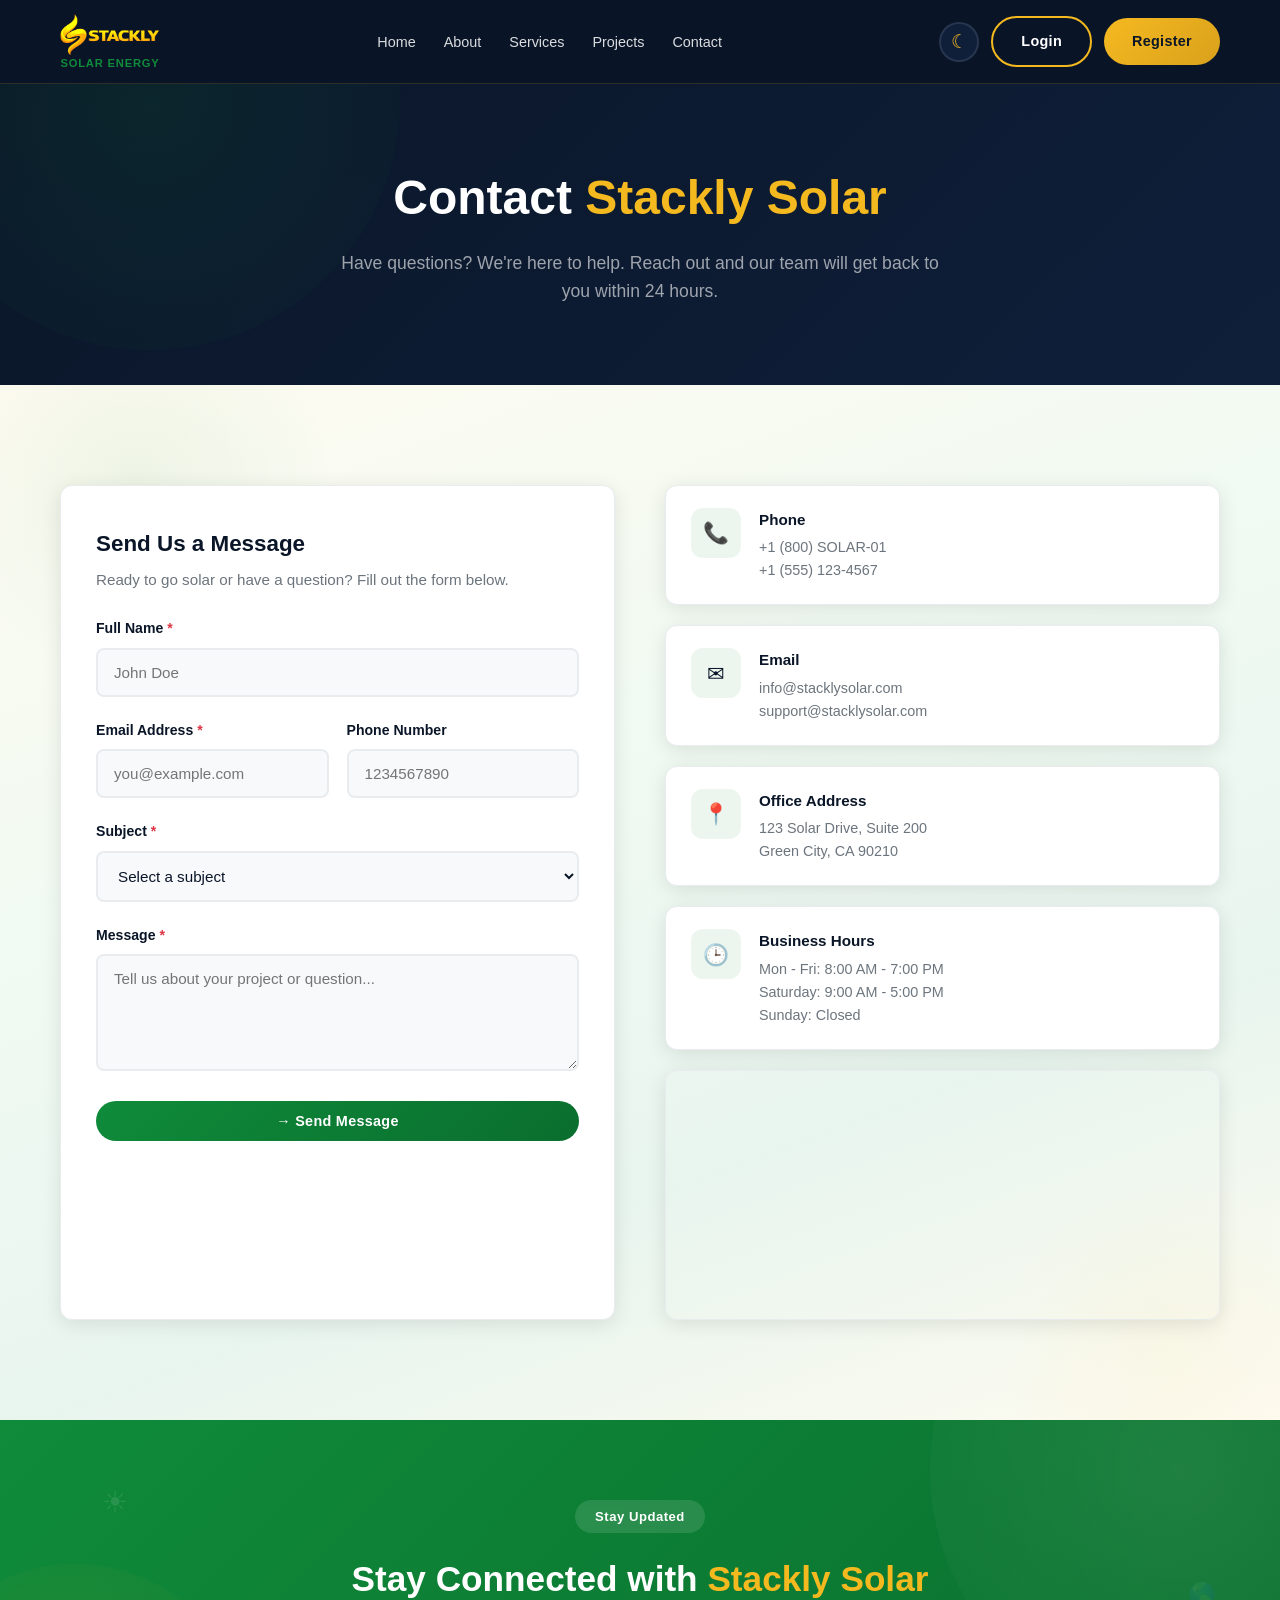
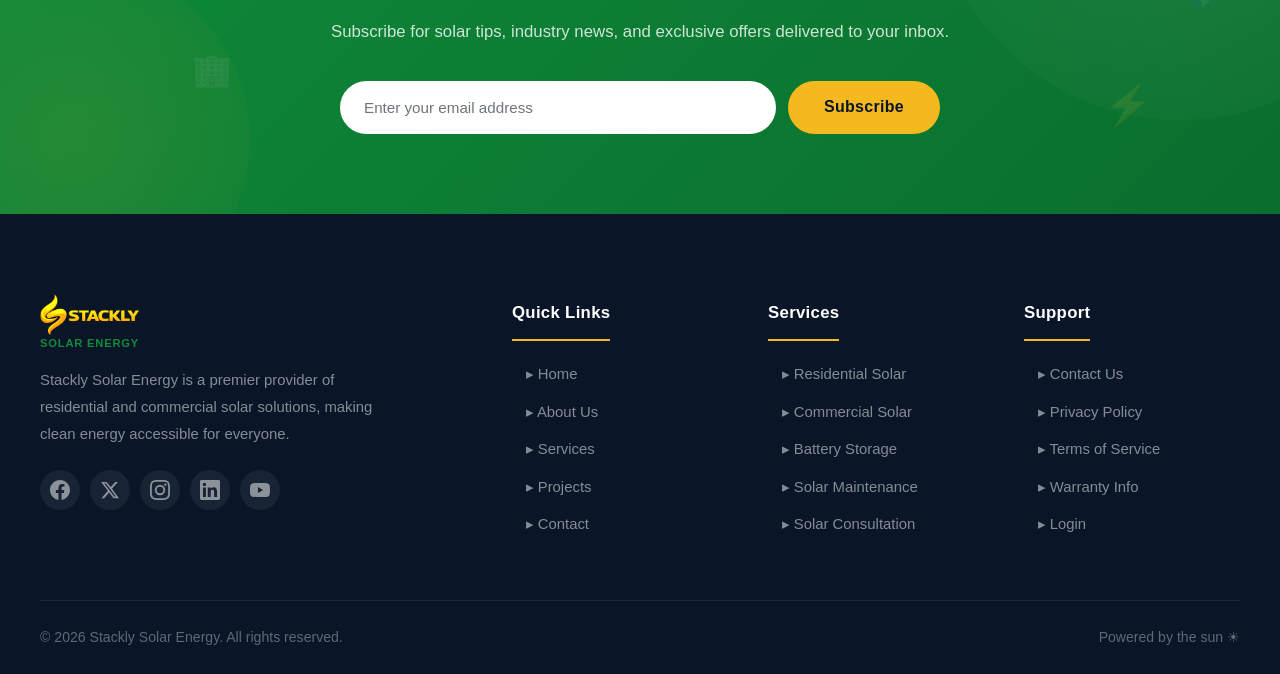
<file: pages/contact.html>
<!DOCTYPE html>
<html lang="en">
<head>
  <meta charset="UTF-8">
  <meta name="viewport" content="width=device-width, initial-scale=1.0">
  <meta name="description" content="Contact Stackly Solar Energy for a free solar consultation, quote, or customer support. We're here to help.">
  <title>Contact Us - Stackly Solar Energy</title>
  <link rel="stylesheet" href="../css/style.css">
</head>
<body>

  <!-- PAGE LOADER -->
  <div class="page-loader" id="pageLoader">
    <div class="loader-sun"></div>
    <div class="loader-text">Loading...</div>
  </div>

  <!-- HEADER -->
  <header class="header" id="header">
    <nav class="navbar">
      <a href="../index.html" class="logo">
        <img src="../images/logo.webp" alt="Stackly Solar Energy" class="logo-img">
        <span class="logo-text"><span>Solar</span> Energy</span>
        </a>
      <ul class="nav-links" id="navLinks">
        <li><a href="../index.html">Home</a></li>
        <li><a href="about.html">About</a></li>
        <li><a href="services.html">Services</a></li>
        <li><a href="projects.html">Projects</a></li>
        <li><a href="contact.html">Contact</a></li>
        <li class="mobile-only-nav"><a href="login.html" class="btn btn-outline mobile-nav-btn">Login</a></li>
        <li class="mobile-only-nav"><a href="register.html" class="btn btn-primary mobile-nav-btn">Register</a></li>
        <li class="mobile-only-nav"><button class="mobile-dark-toggle" id="mobileDarkToggle">&#9790; Dark Mode</button></li>
      </ul>
      <div class="nav-buttons">
        <button class="dark-toggle desktop-only" id="darkToggle" aria-label="Toggle dark mode">&#9790;</button>
        <a href="login.html" class="btn btn-outline">Login</a>
        <a href="register.html" class="btn btn-primary">Register</a>
      </div>
      <button class="hamburger" id="hamburger" aria-label="Toggle menu">
        <span></span>
        <span></span>
        <span></span>
      </button>
    </nav>
  </header>

  <!-- PAGE HEADER -->
  <section class="page-header">
    <h1>Contact <span>Stackly Solar</span></h1>
    <p>Have questions? We're here to help. Reach out and our team will get back to you within 24 hours.</p>
  </section>

  <!-- CONTACT -->
  <section class="section section-green-tint section-contact-adv">
    <div class="container">
      <div class="contact-wrapper">
        <div class="contact-form fade-up">
          <h3 style="font-size:1.4rem;margin-bottom:6px;">Send Us a Message</h3>
          <p style="color:var(--gray);margin-bottom:25px;font-size:0.95rem;">Ready to go solar or have a question? Fill out the form below.</p>
          <form id="contactPageForm" novalidate>
            <div class="form-group">
              <label for="name">Full Name <span class="required">*</span></label>
              <input type="text" id="name" placeholder="John Doe" maxlength="16" onkeypress="return /[A-Za-z\s]/.test(event.key)" required>
              <span class="error-text">Please enter a valid name (letters only, max 16 characters)</span>
            </div>
            <div class="form-row">
              <div class="form-group">
                <label for="email">Email Address <span class="required">*</span></label>
                <input type="email" id="email" placeholder="you@example.com" required>
                <span class="error-text">Please enter a valid email</span>
              </div>
              <div class="form-group">
                <label for="phone">Phone Number</label>
                <input type="tel" id="phone" placeholder="1234567890" pattern="[0-9]{10}" maxlength="10" oninput="this.value=this.value.replace(/\D/g,'')" title="Enter exactly 10 digits">
              </div>
            </div>
            <div class="form-group">
              <label for="subject">Subject <span class="required">*</span></label>
              <select id="subject" required>
                <option value="">Select a subject</option>
                <option value="residential">Residential Solar Inquiry</option>
                <option value="commercial">Commercial Solar Inquiry</option>
                <option value="quote">Request a Free Quote</option>
                <option value="support">Customer Support</option>
                <option value="other">Other</option>
              </select>
              <span class="error-text">Please select a subject</span>
            </div>
            <div class="form-group">
              <label for="message">Message <span class="required">*</span></label>
              <textarea id="message" rows="5" placeholder="Tell us about your project or question..." required></textarea>
              <span class="error-text">Please enter your message</span>
            </div>
            <button type="submit" class="btn btn-green" style="width:100%;justify-content:center;">&#8594; Send Message</button>
          </form>
        </div>
        <div class="contact-info">
          <div class="contact-info-card fade-up">
            <div class="contact-info-icon">&#128222;</div>
            <div>
              <h4>Phone</h4>
              <p>+1 (800) SOLAR-01</p>
              <p>+1 (555) 123-4567</p>
            </div>
          </div>
          <div class="contact-info-card fade-up" data-delay="0.1">
            <div class="contact-info-icon">&#9993;</div>
            <div>
              <h4>Email</h4>
              <p>info@stacklysolar.com</p>
              <p>support@stacklysolar.com</p>
            </div>
          </div>
          <div class="contact-info-card fade-up" data-delay="0.2">
            <div class="contact-info-icon">&#128205;</div>
            <div>
              <h4>Office Address</h4>
              <p>123 Solar Drive, Suite 200<br>Green City, CA 90210</p>
            </div>
          </div>
          <div class="contact-info-card fade-up" data-delay="0.3">
            <div class="contact-info-icon">&#128338;</div>
            <div>
              <h4>Business Hours</h4>
              <p>Mon - Fri: 8:00 AM - 7:00 PM</p>
              <p>Saturday: 9:00 AM - 5:00 PM</p>
              <p>Sunday: Closed</p>
            </div>
          </div>
          <div class="contact-map fade-up" data-delay="0.4">
            <iframe src="https://www.google.com/maps/embed?pb=!1m18!1m12!1m3!1d3306.8033403875664!2d-118.2567!3d34.0419!2m3!1f0!2f0!3f0!3m2!1i1024!2i768!4f13.1!3m3!1m2!1s0x80c2c75ddc27da13%3A0xe22fdf6f254ccf92!2sLos%20Angeles%2C%20CA!5e0!3m2!1sen!2sus!4v1" allowfullscreen loading="lazy" title="Stackly Solar Energy Office Location"></iframe>
          </div>
        </div>
      </div>
    </div>
  </section>

  <!-- CTA -->
  <section class="newsletter">
    <div class="newsletter-bg-shapes">
      <span class="shape shape-1">&#9728;</span>
      <span class="shape shape-2">&#9889;</span>
      <span class="shape shape-3">&#127758;</span>
      <span class="shape shape-4">&#127970;</span>
    </div>
    <div class="newsletter-content fade-up">
      <span class="newsletter-badge"> Stay Updated</span>
      <h2>Stay Connected with <span class="text-yellow">Stackly Solar</span></h2>
      <p>Subscribe for solar tips, industry news, and exclusive offers delivered to your inbox.</p>
      <form class="newsletter-form" id="newsletterForm">
        <input type="email" id="newsletterEmail" placeholder="Enter your email address" required aria-label="Email for newsletter">
        <button type="submit" class="btn">Subscribe </button>
      </form>
    </div>
  </section>

  <!-- FOOTER -->
  <footer class="footer" id="footer">
    <button class="back-to-top" id="backToTop" aria-label="Back to top">&#8593;</button>
    <div class="footer-grid">
      <div class="footer-about">
        <a href="../index.html" class="logo">
          <img src="../images/logo.webp" alt="Stackly Solar Energy" class="logo-img">
          <span class="logo-text"><span>Solar</span> Energy</span>
        </a>
        <p>Stackly Solar Energy is a premier provider of residential and commercial solar solutions, making clean energy accessible for everyone.</p>
        <div class="footer-social">
          <a href="404.html" aria-label="Facebook" class="social-fb">
            <svg viewBox="0 0 24 24" fill="currentColor"><path d="M24 12.073c0-6.627-5.373-12-12-12s-12 5.373-12 12c0 5.99 4.388 10.954 10.125 11.854v-8.385H7.078v-3.47h3.047V9.43c0-3.007 1.792-4.669 4.533-4.669 1.312 0 2.686.235 2.686.235v2.953H15.83c-1.491 0-1.956.925-1.956 1.874v2.25h3.328l-.532 3.47h-2.796v8.385C19.612 23.027 24 18.062 24 12.073z"/></svg>
          </a>
          <a href="404.html" aria-label="Twitter" class="social-tw">
            <svg viewBox="0 0 24 24" fill="currentColor"><path d="M18.244 2.25h3.308l-7.227 8.26 8.502 11.24H16.17l-5.214-6.817L4.99 21.75H1.68l7.73-8.835L1.254 2.25H8.08l4.713 6.231zm-1.161 17.52h1.833L7.084 4.126H5.117z"/></svg>
          </a>
          <a href="404.html" aria-label="Instagram" class="social-ig">
            <svg viewBox="0 0 24 24" fill="currentColor"><path d="M12 2.163c3.204 0 3.584.012 4.85.07 3.252.148 4.771 1.691 4.919 4.919.058 1.265.069 1.645.069 4.849 0 3.205-.012 3.584-.069 4.849-.149 3.225-1.664 4.771-4.919 4.919-1.266.058-1.644.07-4.85.07-3.204 0-3.584-.012-4.849-.07-3.26-.149-4.771-1.699-4.919-4.92-.058-1.265-.07-1.644-.07-4.849 0-3.204.013-3.583.07-4.849.149-3.227 1.664-4.771 4.919-4.919 1.266-.057 1.645-.069 4.849-.069zM12 0C8.741 0 8.333.014 7.053.072 2.695.272.273 2.69.073 7.052.014 8.333 0 8.741 0 12c0 3.259.014 3.668.072 4.948.2 4.358 2.618 6.78 6.98 6.98C8.333 23.986 8.741 24 12 24c3.259 0 3.668-.014 4.948-.072 4.354-.2 6.782-2.618 6.979-6.98.059-1.28.073-1.689.073-4.948 0-3.259-.014-3.667-.072-4.947-.196-4.354-2.617-6.78-6.979-6.98C15.668.014 15.259 0 12 0zm0 5.838a6.162 6.162 0 100 12.324 6.162 6.162 0 000-12.324zM12 16a4 4 0 110-8 4 4 0 010 8zm6.406-11.845a1.44 1.44 0 100 2.881 1.44 1.44 0 000-2.881z"/></svg>
          </a>
          <a href="404.html" aria-label="LinkedIn" class="social-li">
            <svg viewBox="0 0 24 24" fill="currentColor"><path d="M20.447 20.452h-3.554v-5.569c0-1.328-.027-3.037-1.852-3.037-1.853 0-2.136 1.445-2.136 2.939v5.667H9.351V9h3.414v1.561h.046c.477-.9 1.637-1.85 3.37-1.85 3.601 0 4.267 2.37 4.267 5.455v6.286zM5.337 7.433a2.062 2.062 0 01-2.063-2.065 2.064 2.064 0 112.063 2.065zm1.782 13.019H3.555V9h3.564v11.452zM22.225 0H1.771C.792 0 0 .774 0 1.729v20.542C0 23.227.792 24 1.771 24h20.451C23.2 24 24 23.227 24 22.271V1.729C24 .774 23.2 0 22.222 0h.003z"/></svg>
          </a>
          <a href="404.html" aria-label="YouTube" class="social-yt">
            <svg viewBox="0 0 24 24" fill="currentColor"><path d="M23.498 6.186a3.016 3.016 0 00-2.122-2.136C19.505 3.545 12 3.545 12 3.545s-7.505 0-9.377.505A3.017 3.017 0 00.502 6.186C0 8.07 0 12 0 12s0 3.93.502 5.814a3.016 3.016 0 002.122 2.136c1.871.505 9.376.505 9.376.505s7.505 0 9.377-.505a3.015 3.015 0 002.122-2.136C24 15.93 24 12 24 12s0-3.93-.502-5.814zM9.545 15.568V8.432L15.818 12l-6.273 3.568z"/></svg>
          </a>
        </div>
      </div>
      <div>
        <h4>Quick Links</h4>
        <ul class="footer-links">
          <li><a href="../index.html">&#9656; Home</a></li>
          <li><a href="about.html">&#9656; About Us</a></li>
          <li><a href="services.html">&#9656; Services</a></li>
          <li><a href="projects.html">&#9656; Projects</a></li>
          <li><a href="contact.html">&#9656; Contact</a></li>
        </ul>
      </div>
      <div>
        <h4>Services</h4>
        <ul class="footer-links">
          <li><a href="services.html">&#9656; Residential Solar</a></li>
          <li><a href="services.html">&#9656; Commercial Solar</a></li>
          <li><a href="services.html">&#9656; Battery Storage</a></li>
          <li><a href="services.html">&#9656; Solar Maintenance</a></li>
          <li><a href="services.html">&#9656; Solar Consultation</a></li>
        </ul>
      </div>
      <div>
        <h4>Support</h4>
        <ul class="footer-links">
          <li><a href="contact.html">&#9656; Contact Us</a></li>
          <li><a href="404.html">&#9656; Privacy Policy</a></li>
          <li><a href="404.html">&#9656; Terms of Service</a></li>
          <li><a href="404.html">&#9656; Warranty Info</a></li>
          <li><a href="login.html">&#9656; Login</a></li>
        </ul>
      </div>
    </div>
    <div class="footer-bottom">
      <p>&copy; <span id="footerYear">2026</span> Stackly Solar Energy. All rights reserved.</p>
      <p>Powered by the sun &#9728;</p>
    </div>
  </footer>

  <script src="../js/script.js"></script>
</body>
</html>
</file>
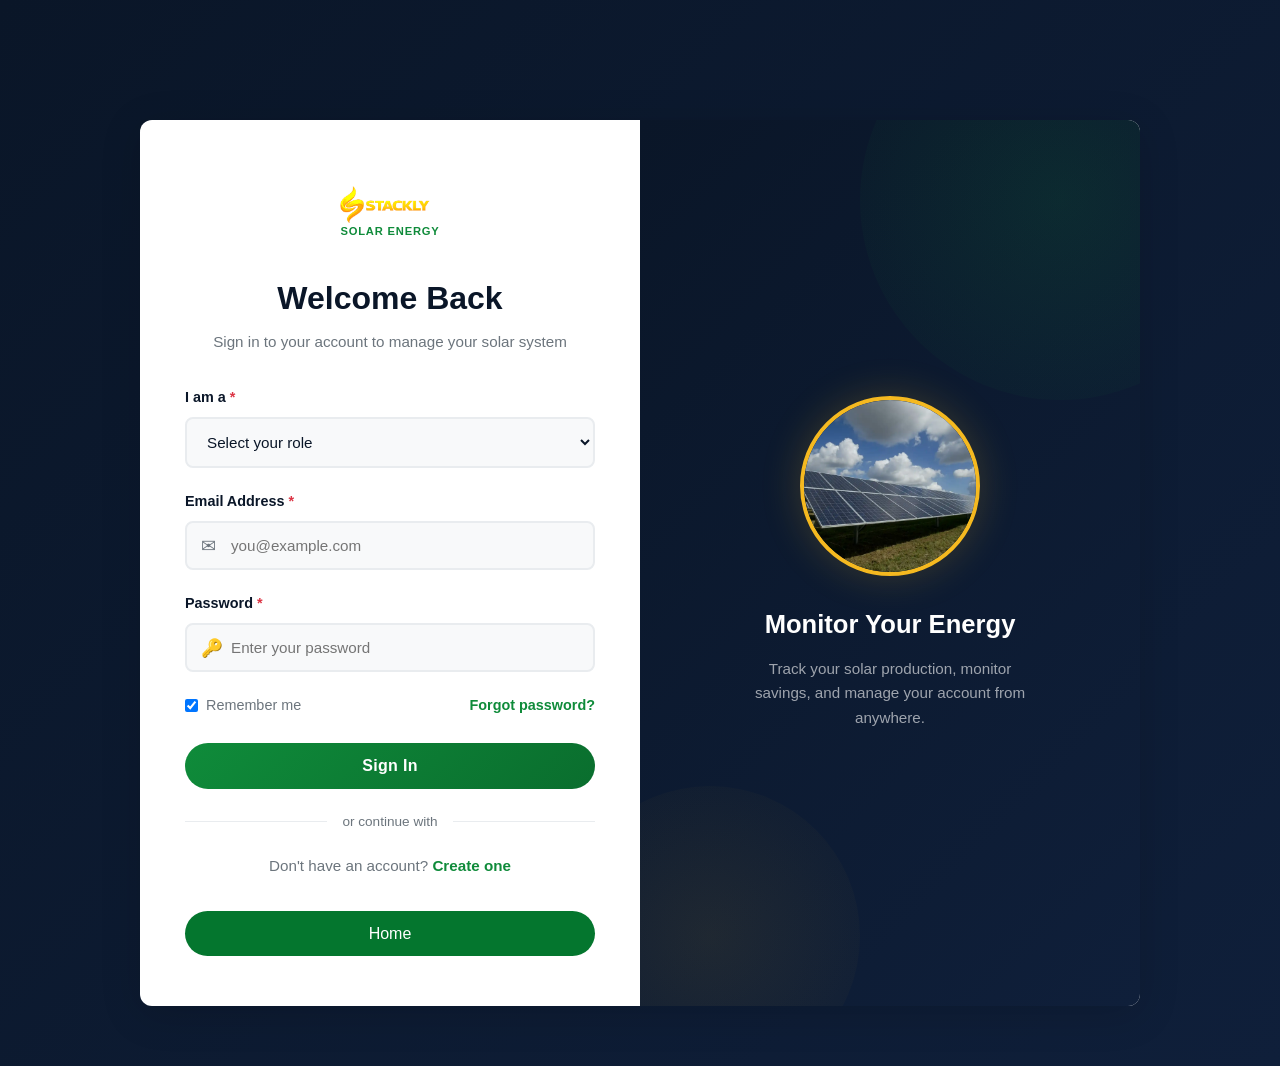
<file: pages/login.html>
<!DOCTYPE html>
<html lang="en">
<head>
  <meta charset="UTF-8">
  <meta name="viewport" content="width=device-width, initial-scale=1.0">
  <meta name="description" content="Login to your Stackly Solar Energy account to manage your solar system, monitor production, and track savings.">
  <title>Login - Stackly Solar Energy</title>
  <link rel="stylesheet" href="../css/style.css">
</head>
<body>

  <!-- PAGE LOADER -->
  <div class="page-loader" id="pageLoader">
    <div class="loader-sun"></div>
    <div class="loader-text">Loading...</div>
  </div>

  <!-- HEADER (hidden on auth pages) -->

  <!-- LOGIN -->
  <section class="auth-section">
    <div class="auth-container">
      <div class="auth-form-side">
        <a href="../index.html" class="logo">
          <img src="../images/logo.webp" alt="Stackly Solar Energy" class="logo-img">
          <span class="logo-text"><span>Solar</span> Energy</span>
        </a>
        <h2>Welcome Back</h2>
        <p>Sign in to your account to manage your solar system</p>

        <form class="auth-form" id="loginForm">
          <div class="form-group">
            <label for="loginRole">I am a <span class="required">*</span></label>
            <select id="loginRole" required>
              <option value="">Select your role</option>
              <option value="client">Client</option>
              <option value="admin">Admin</option>
            </select>
          </div>
          <div class="form-group">
            <label for="email">Email Address <span class="required">*</span></label>
            <div class="input-icon-wrap">
              <span class="input-icon">&#9993;</span>
              <input type="email" id="email" placeholder="you@example.com" required>
            </div>
          </div>
          <div class="form-group">
            <label for="password">Password <span class="required">*</span></label>
            <div class="input-icon-wrap">
              <span class="input-icon">&#128273;</span>
              <input type="password" id="password" placeholder="Enter your password" pattern="[A-Za-z0-9]{8}" minlength="8" maxlength="8" title="Must be exactly 8 alphanumeric characters (letters and digits only)" required>
            </div>
          </div>
          <div class="form-options">
            <label>
              <input type="checkbox" checked> Remember me
            </label>
            <a href="404.html">Forgot password?</a>
          </div>
          <button type="submit" class="btn btn-green">Sign In</button>
        </form>

        <div class="auth-divider">or continue with</div>

        <p class="auth-alt">
          Don't have an account? <a href="register.html">Create one</a>
        </p>
        <div style="text-align:center; background-color: #04762e; padding: 10px; border-radius: 25px;"><a href="../index.html" style="color: white; text-decoration: none;">Home</a></div>
      </div>
      <div class="auth-image-side">
        <img src="../images/background.webp" alt="Solar panels">
        <h3>Monitor Your Energy</h3>
        <p>Track your solar production, monitor savings, and manage your account from anywhere.</p>
      </div>
    </div>
  </section>

  <script src="../js/script.js"></script>
</body>
</html>
</file>
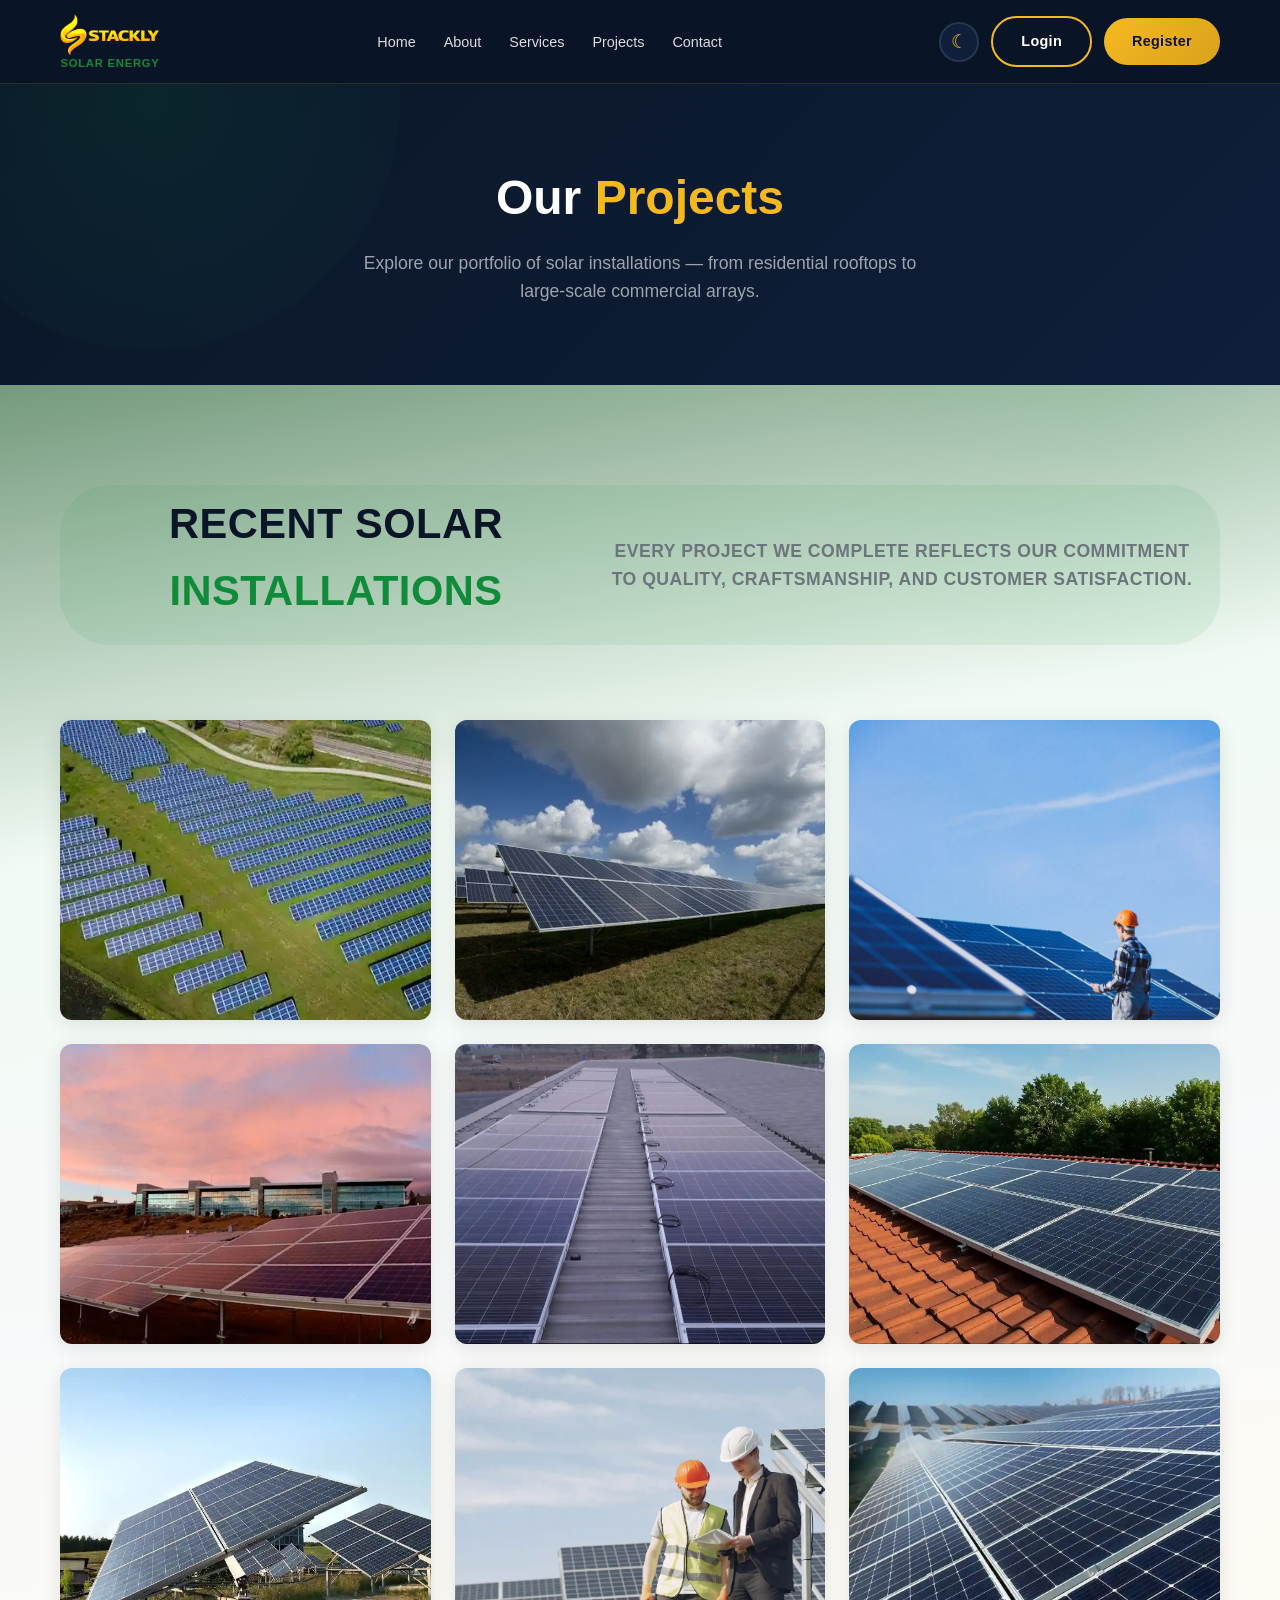
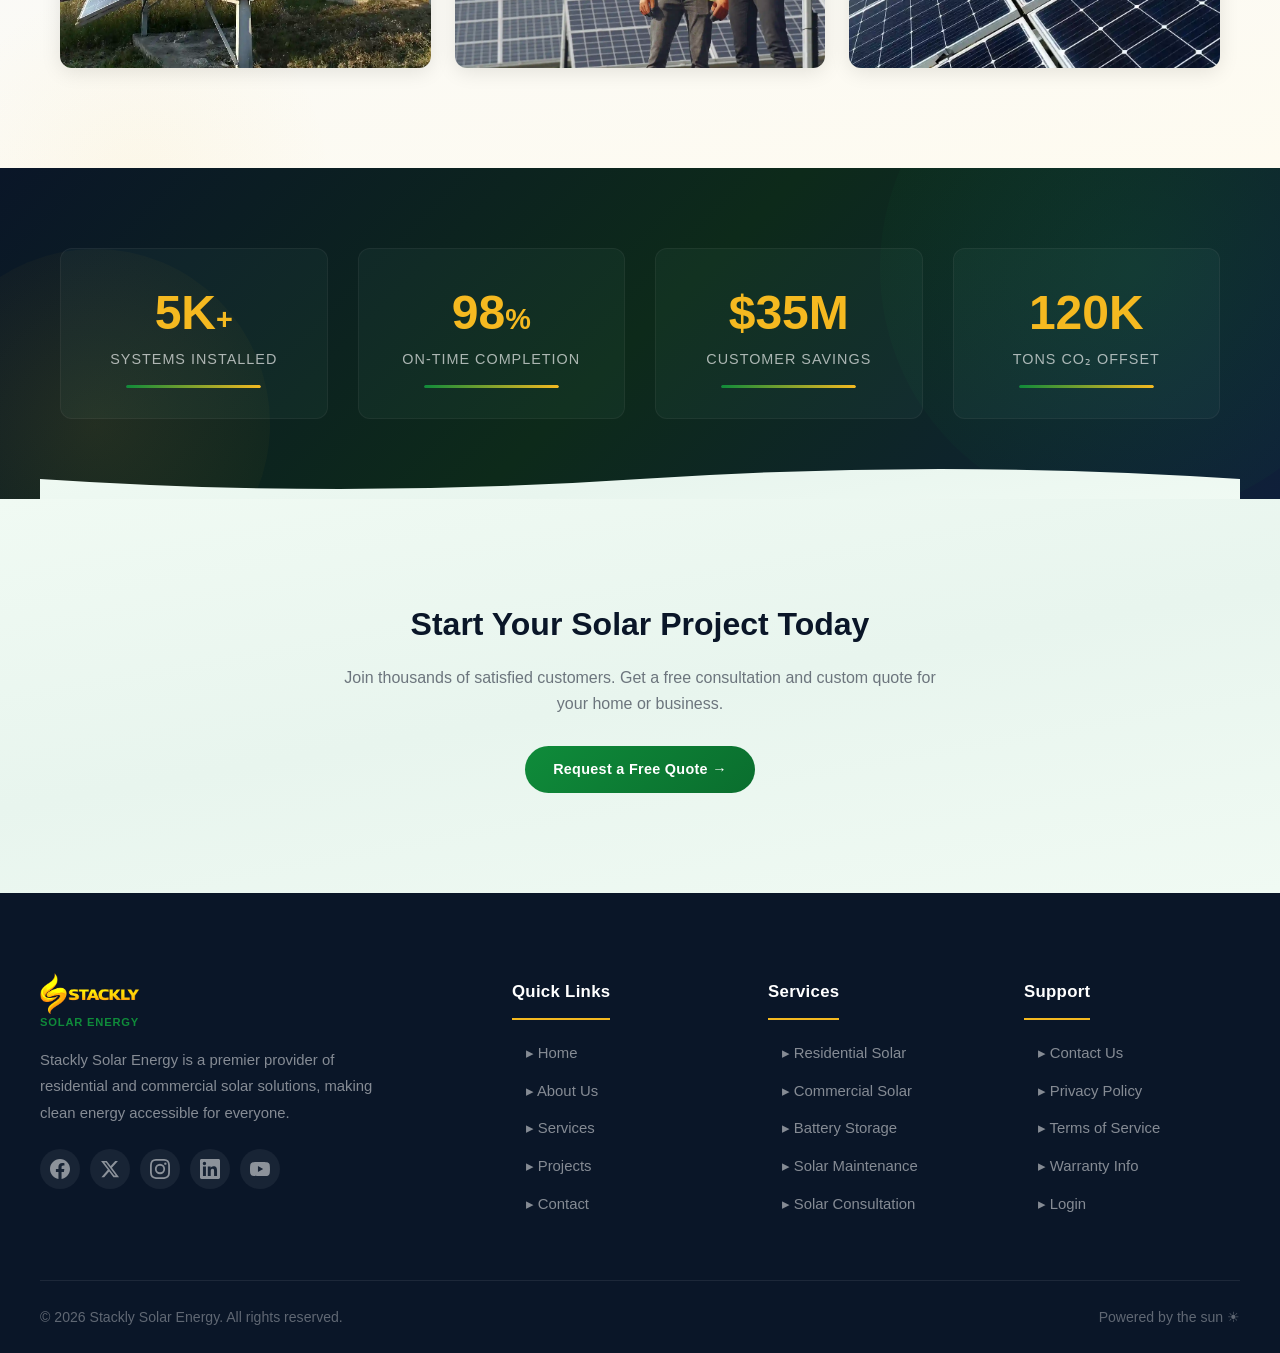
<file: pages/projects.html>
<!DOCTYPE html>
<html lang="en">
<head>
  <meta charset="UTF-8">
  <meta name="viewport" content="width=device-width, initial-scale=1.0">
  <meta name="description" content="View Stackly Solar Energy's portfolio of residential and commercial solar installation projects.">
  <title>Our Projects - Stackly Solar Energy</title>
  <link rel="stylesheet" href="../css/style.css">
</head>
<body>

  <!-- PAGE LOADER -->
  <div class="page-loader" id="pageLoader">
    <div class="loader-sun"></div>
    <div class="loader-text">Loading...</div>
  </div>

  <!-- HEADER -->
  <header class="header" id="header">
    <nav class="navbar">
      <a href="../index.html" class="logo">
        <img src="../images/logo.webp" alt="Stackly Solar Energy" class="logo-img">
        <span class="logo-text"><span>Solar</span> Energy</span>
        </a>
      <ul class="nav-links" id="navLinks">
        <li><a href="../index.html">Home</a></li>
        <li><a href="about.html">About</a></li>
        <li><a href="services.html">Services</a></li>
        <li><a href="projects.html">Projects</a></li>
        <li><a href="contact.html">Contact</a></li>
        <li class="mobile-only-nav"><a href="login.html" class="btn btn-outline mobile-nav-btn">Login</a></li>
        <li class="mobile-only-nav"><a href="register.html" class="btn btn-primary mobile-nav-btn">Register</a></li>
        <li class="mobile-only-nav"><button class="mobile-dark-toggle" id="mobileDarkToggle">&#9790; Dark Mode</button></li>
      </ul>
      <div class="nav-buttons">
        <button class="dark-toggle desktop-only" id="darkToggle" aria-label="Toggle dark mode">&#9790;</button>
        <a href="login.html" class="btn btn-outline">Login</a>
        <a href="register.html" class="btn btn-primary">Register</a>
      </div>
      <button class="hamburger" id="hamburger" aria-label="Toggle menu">
        <span></span>
        <span></span>
        <span></span>
      </button>
    </nav>
  </header>

  <!-- PAGE HEADER -->
  <section class="page-header">
    <h1>Our <span>Projects</span></h1>
    <p>Explore our portfolio of solar installations — from residential rooftops to large-scale commercial arrays.</p>
  </section>

  <!-- GALLERY -->
  <section class="section section-light section-gallery">
    <div class="container">
      <div class="section-header">
        <span class="section-tag"Portfolio</span>
        <h2>Recent Solar <span>Installations</span></h2>
        <p>Every project we complete reflects our commitment to quality, craftsmanship, and customer satisfaction.</p>
      </div>
      <div class="projects-grid">
        <div class="project-item fade-up">
          <img src="../images/2mw.webp" alt="Residential solar panels on a modern home" loading="lazy">
          <div class="project-overlay">
            <h4>Greenwood Residence</h4>
            <p>8.2 kW | Residential</p>
          </div>
        </div>
        <div class="project-item wide fade-up" data-delay="0.1">
          <img src="../images/8.2kw.webp" alt="Large commercial solar installation" loading="lazy">
          <div class="project-overlay">
            <h4>Valley View Solar Farm</h4>
            <p>2 MW | Commercial Community Project</p>
          </div>
        </div>
        <div class="project-item fade-up" data-delay="0.2">
          <img src="../images/12.4kw.webp" alt="Solar battery storage system" loading="lazy">
          <div class="project-overlay">
            <h4>Hillside Battery Storage</h4>
            <p>13.5 kWh | Residential Backup</p>
          </div>
        </div>
        <div class="project-item tall fade-up" data-delay="0.3">
          <img src="../images/13.5kw.webp" alt="Solar panel close-up" loading="lazy">
          <div class="project-overlay">
            <h4>Downtown High-Rise</h4>
            <p>250 kW | Commercial Rooftop</p>
          </div>
        </div>
        <div class="project-item fade-up" data-delay="0.4">
          <img src="../images/150kw.webp" alt="Solar panel array on commercial building" loading="lazy">
          <div class="project-overlay">
            <h4>Sunset Office Park</h4>
            <p>150 kW | Commercial</p>
          </div>
        </div>
        <div class="project-item fade-up" data-delay="0.5">
          <img src="../images/40kw.webp" alt="Solar panels on a lakefront property" loading="lazy">
          <div class="project-overlay">
            <h4>Lakefront Estate</h4>
            <p>12.4 kW | Residential + Battery</p>
          </div>
        </div>
        <div class="project-item fade-up" data-delay="0.6">
          <img src="../images/250kw.webp" alt="Solar powered community center" loading="lazy">
          <div class="project-overlay">
            <h4>Community Center</h4>
            <p>40 kW | Solar Canopy</p>
          </div>
        </div>
        <div class="project-item fade-up" data-delay="0.7">
          <img src="../images/about.webp" alt="Solar panels on residential roof" loading="lazy">
          <div class="project-overlay">
            <h4>Oakwood Family Home</h4>
            <p>6.5 kW | Residential</p>
          </div>
        </div>
         <div class="project-item fade-up" data-delay="0.8">
          <img src="../images/beautiful-alternative-energy-plant-with-solar-panels_2_11zon.webp" alt="Solar panels on residential roof" loading="lazy">
          <div class="project-overlay">
            <h4>Oakwood Family Home</h4>
            <p>6.5 mW | Residential</p>
          </div>
        </div>
      </div>
    </div>
  </section>

  <!-- STATS -->
  <section class="stats-section section-stats-projects" style="padding:80px 0;">
    <div class="container">
      <div class="stats-grid">
        <div class="stat-card fade-up">
          
          <div class="stat-number">5K<span class="suffix">+</span></div>
          <div class="stat-label">Systems Installed</div>
          <div class="stat-progress-bar"><span></span></div>
        </div>
        <div class="stat-card fade-up" data-delay="0.15">
          
          <div class="stat-number">98<span class="suffix">%</span></div>
          <div class="stat-label">On-Time Completion</div>
          <div class="stat-progress-bar"><span></span></div>
        </div>
        <div class="stat-card fade-up" data-delay="0.3">
          
          <div class="stat-number">$35M</div>
          <div class="stat-label">Customer Savings</div>
          <div class="stat-progress-bar"><span></span></div>
        </div>
        <div class="stat-card fade-up" data-delay="0.45">
          
          <div class="stat-number">120K</div>
          <div class="stat-label">Tons CO&#8322; Offset</div>
          <div class="stat-progress-bar"><span></span></div>
        </div>
      </div>
    </div>
  </section>

  <!-- CTA -->
  <section class="section section-green-tint section-divider-wave" style="text-align:center;">
    <div class="container">
      <h2 style="font-size:2rem;margin-bottom:15px;">Start Your Solar Project Today</h2>
      <p style="color:var(--gray);margin-bottom:30px;max-width:600px;margin-left:auto;margin-right:auto;">Join thousands of satisfied customers. Get a free consultation and custom quote for your home or business.</p>
      <a href="contact.html" class="btn btn-green">Request a Free Quote &#8594;</a>
    </div>
  </section>

  <!-- FOOTER -->
  <footer class="footer" id="footer">
    <button class="back-to-top" id="backToTop" aria-label="Back to top">&#8593;</button>
    <div class="footer-grid">
      <div class="footer-about">
        <a href="../index.html" class="logo">
          <img src="../images/logo.webp" alt="Stackly Solar Energy" class="logo-img">
          <span class="logo-text"><span>Solar</span> Energy</span>
        </a>
        <p>Stackly Solar Energy is a premier provider of residential and commercial solar solutions, making clean energy accessible for everyone.</p>
        <div class="footer-social">
          <a href="404.html" aria-label="Facebook" class="social-fb">
            <svg viewBox="0 0 24 24" fill="currentColor"><path d="M24 12.073c0-6.627-5.373-12-12-12s-12 5.373-12 12c0 5.99 4.388 10.954 10.125 11.854v-8.385H7.078v-3.47h3.047V9.43c0-3.007 1.792-4.669 4.533-4.669 1.312 0 2.686.235 2.686.235v2.953H15.83c-1.491 0-1.956.925-1.956 1.874v2.25h3.328l-.532 3.47h-2.796v8.385C19.612 23.027 24 18.062 24 12.073z"/></svg>
          </a>
          <a href="404.html" aria-label="Twitter" class="social-tw">
            <svg viewBox="0 0 24 24" fill="currentColor"><path d="M18.244 2.25h3.308l-7.227 8.26 8.502 11.24H16.17l-5.214-6.817L4.99 21.75H1.68l7.73-8.835L1.254 2.25H8.08l4.713 6.231zm-1.161 17.52h1.833L7.084 4.126H5.117z"/></svg>
          </a>
          <a href="404.html" aria-label="Instagram" class="social-ig">
            <svg viewBox="0 0 24 24" fill="currentColor"><path d="M12 2.163c3.204 0 3.584.012 4.85.07 3.252.148 4.771 1.691 4.919 4.919.058 1.265.069 1.645.069 4.849 0 3.205-.012 3.584-.069 4.849-.149 3.225-1.664 4.771-4.919 4.919-1.266.058-1.644.07-4.85.07-3.204 0-3.584-.012-4.849-.07-3.26-.149-4.771-1.699-4.919-4.92-.058-1.265-.07-1.644-.07-4.849 0-3.204.013-3.583.07-4.849.149-3.227 1.664-4.771 4.919-4.919 1.266-.057 1.645-.069 4.849-.069zM12 0C8.741 0 8.333.014 7.053.072 2.695.272.273 2.69.073 7.052.014 8.333 0 8.741 0 12c0 3.259.014 3.668.072 4.948.2 4.358 2.618 6.78 6.98 6.98C8.333 23.986 8.741 24 12 24c3.259 0 3.668-.014 4.948-.072 4.354-.2 6.782-2.618 6.979-6.98.059-1.28.073-1.689.073-4.948 0-3.259-.014-3.667-.072-4.947-.196-4.354-2.617-6.78-6.979-6.98C15.668.014 15.259 0 12 0zm0 5.838a6.162 6.162 0 100 12.324 6.162 6.162 0 000-12.324zM12 16a4 4 0 110-8 4 4 0 010 8zm6.406-11.845a1.44 1.44 0 100 2.881 1.44 1.44 0 000-2.881z"/></svg>
          </a>
          <a href="404.html" aria-label="LinkedIn" class="social-li">
            <svg viewBox="0 0 24 24" fill="currentColor"><path d="M20.447 20.452h-3.554v-5.569c0-1.328-.027-3.037-1.852-3.037-1.853 0-2.136 1.445-2.136 2.939v5.667H9.351V9h3.414v1.561h.046c.477-.9 1.637-1.85 3.37-1.85 3.601 0 4.267 2.37 4.267 5.455v6.286zM5.337 7.433a2.062 2.062 0 01-2.063-2.065 2.064 2.064 0 112.063 2.065zm1.782 13.019H3.555V9h3.564v11.452zM22.225 0H1.771C.792 0 0 .774 0 1.729v20.542C0 23.227.792 24 1.771 24h20.451C23.2 24 24 23.227 24 22.271V1.729C24 .774 23.2 0 22.222 0h.003z"/></svg>
          </a>
          <a href="404.html" aria-label="YouTube" class="social-yt">
            <svg viewBox="0 0 24 24" fill="currentColor"><path d="M23.498 6.186a3.016 3.016 0 00-2.122-2.136C19.505 3.545 12 3.545 12 3.545s-7.505 0-9.377.505A3.017 3.017 0 00.502 6.186C0 8.07 0 12 0 12s0 3.93.502 5.814a3.016 3.016 0 002.122 2.136c1.871.505 9.376.505 9.376.505s7.505 0 9.377-.505a3.015 3.015 0 002.122-2.136C24 15.93 24 12 24 12s0-3.93-.502-5.814zM9.545 15.568V8.432L15.818 12l-6.273 3.568z"/></svg>
          </a>
        </div>
      </div>
      <div>
        <h4>Quick Links</h4>
        <ul class="footer-links">
          <li><a href="../index.html">&#9656; Home</a></li>
          <li><a href="about.html">&#9656; About Us</a></li>
          <li><a href="services.html">&#9656; Services</a></li>
          <li><a href="projects.html">&#9656; Projects</a></li>
          <li><a href="contact.html">&#9656; Contact</a></li>
        </ul>
      </div>
      <div>
        <h4>Services</h4>
        <ul class="footer-links">
          <li><a href="services.html">&#9656; Residential Solar</a></li>
          <li><a href="services.html">&#9656; Commercial Solar</a></li>
          <li><a href="services.html">&#9656; Battery Storage</a></li>
          <li><a href="services.html">&#9656; Solar Maintenance</a></li>
          <li><a href="services.html">&#9656; Solar Consultation</a></li>
        </ul>
      </div>
      <div>
        <h4>Support</h4>
        <ul class="footer-links">
          <li><a href="contact.html">&#9656; Contact Us</a></li>
          <li><a href="404.html">&#9656; Privacy Policy</a></li>
          <li><a href="404.html">&#9656; Terms of Service</a></li>
          <li><a href="404.html">&#9656; Warranty Info</a></li>
          <li><a href="login.html">&#9656; Login</a></li>
        </ul>
      </div>
    </div>
    <div class="footer-bottom">
      <p>&copy; <span id="footerYear">2026</span> Stackly Solar Energy. All rights reserved.</p>
      <p>Powered by the sun &#9728;</p>
    </div>
  </footer>

  <script src="../js/script.js"></script>
</body>
</html>
</file>
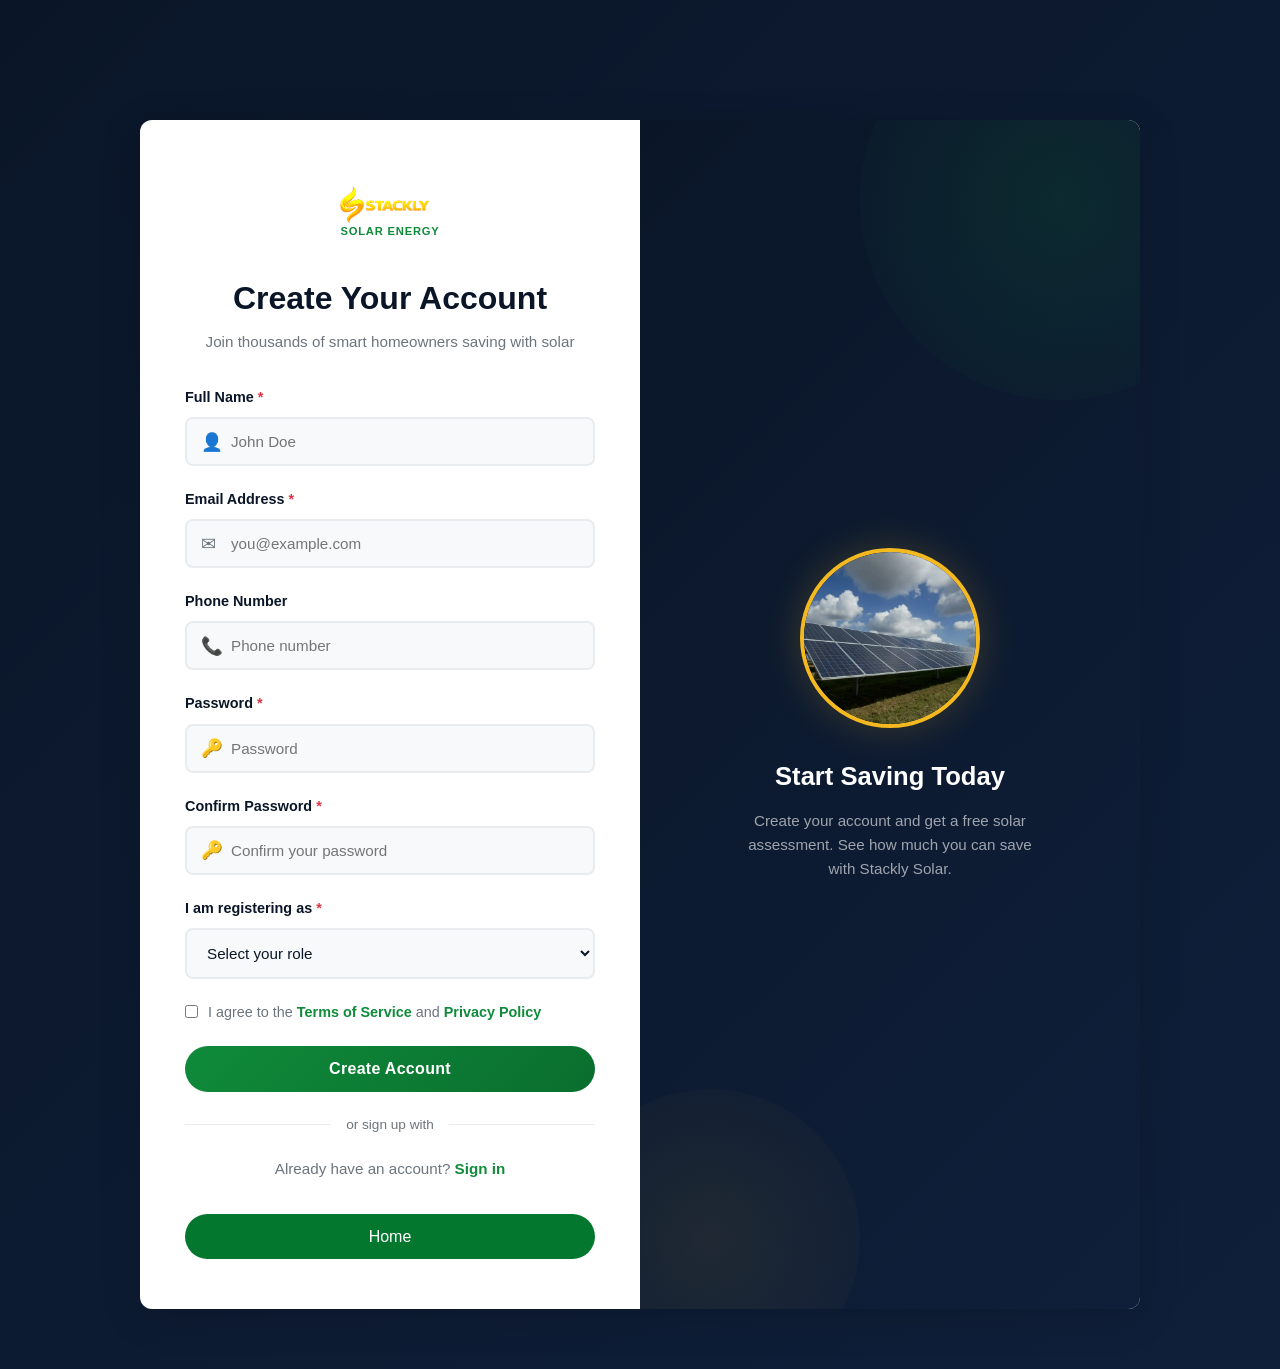
<file: pages/register.html>
<!DOCTYPE html>
<html lang="en">
<head>
  <meta charset="UTF-8">
  <meta name="viewport" content="width=device-width, initial-scale=1.0">
  <meta name="description" content="Create your Stackly Solar Energy account and start your journey toward clean, affordable solar power.">
  <title>Register - Stackly Solar Energy</title>
  <link rel="stylesheet" href="../css/style.css">
</head>
<body>

  <!-- PAGE LOADER -->
  <div class="page-loader" id="pageLoader">
    <div class="loader-sun"></div>
    <div class="loader-text">Loading...</div>
  </div>

  <!-- HEADER (hidden on auth pages) -->

  <!-- REGISTER -->
  <section class="auth-section">
    <div class="auth-container">
      <div class="auth-form-side">
        <a href="../index.html" class="logo">
          <img src="../images/logo.webp" alt="Stackly Solar Energy" class="logo-img">
          <span class="logo-text"><span>Solar</span> Energy</span>
        </a>
        <h2>Create Your Account</h2>
        <p>Join thousands of smart homeowners saving with solar</p>

        <form class="auth-form" id="registerForm">
          <div class="form-group">
            <label for="fullName">Full Name <span class="required">*</span></label>
            <div class="input-icon-wrap">
              <span class="input-icon">&#128100;</span>
              <input type="text" id="fullName" placeholder="John Doe" pattern="[A-Za-z ]{1,16}" maxlength="16" title="Max 16 alphabetic characters" required>
            </div>
          </div>
          <div class="form-group">
            <label for="regEmail">Email Address <span class="required">*</span></label>
            <div class="input-icon-wrap">
              <span class="input-icon">&#9993;</span>
              <input type="email" id="regEmail" placeholder="you@example.com" required>
            </div>
          </div>
          <div class="form-group">
            <label for="phone">Phone Number</label>
            <div class="input-icon-wrap">
              <span class="input-icon">&#128222;</span>
              <input type="tel" id="phone" placeholder="Phone number" pattern="[0-9]{10}" maxlength="10" oninput="this.value=this.value.replace(/\D/g,'')" title="Max 19 digits">
            </div>
          </div>
          <div class="form-group">
            <label for="regPassword">Password <span class="required">*</span></label>
            <div class="input-icon-wrap">
              <span class="input-icon">&#128273;</span>
              <input type="password" id="regPassword" placeholder="Password" pattern="[A-Za-z]{1,8}" maxlength="8" title="Max 8 alphabetic characters only" required>
            </div>
          </div>
          <div class="form-group">
            <label for="confirmPassword">Confirm Password <span class="required">*</span></label>
            <div class="input-icon-wrap">
              <span class="input-icon">&#128273;</span>
              <input type="password" id="confirmPassword" placeholder="Confirm your password" pattern="[A-Za-z]{1,8}" maxlength="8" title="Max 8 alphabetic characters only" required>
            </div>
          </div>
          <div class="form-group">
            <label for="regRole">I am registering as <span class="required">*</span></label>
            <select id="regRole" required>
              <option value="">Select your role</option>
              <option value="client">Client</option>
              <option value="admin">Admin</option>
            </select>
          </div>
          
          <div class="form-checkbox">
            <input type="checkbox" id="terms" required>
            <label for="terms">I agree to the <a href="#">Terms of Service</a> and <a href="#">Privacy Policy</a></label>
          </div>
          <button type="submit" class="btn btn-green">Create Account</button>
        </form>

        <div class="auth-divider">or sign up with</div>

    

        <p class="auth-alt">
          Already have an account? <a href="login.html">Sign in</a>

        </p>
        <div style="text-align:center; background-color: #04772e; padding: 10px; border-radius: 25px;"><a href="../index.html" style="color: white; text-decoration: none;">Home</a></div>
        
      </div>
      <div class="auth-image-side">
        <img src="../images/background.webp" alt="Solar panel installation">
        <h3>Start Saving Today</h3>
        <p>Create your account and get a free solar assessment. See how much you can save with Stackly Solar.</p>
      </div>
    </div>
  </section>

  <script src="../js/script.js"></script>
</body>
</html>
</file>
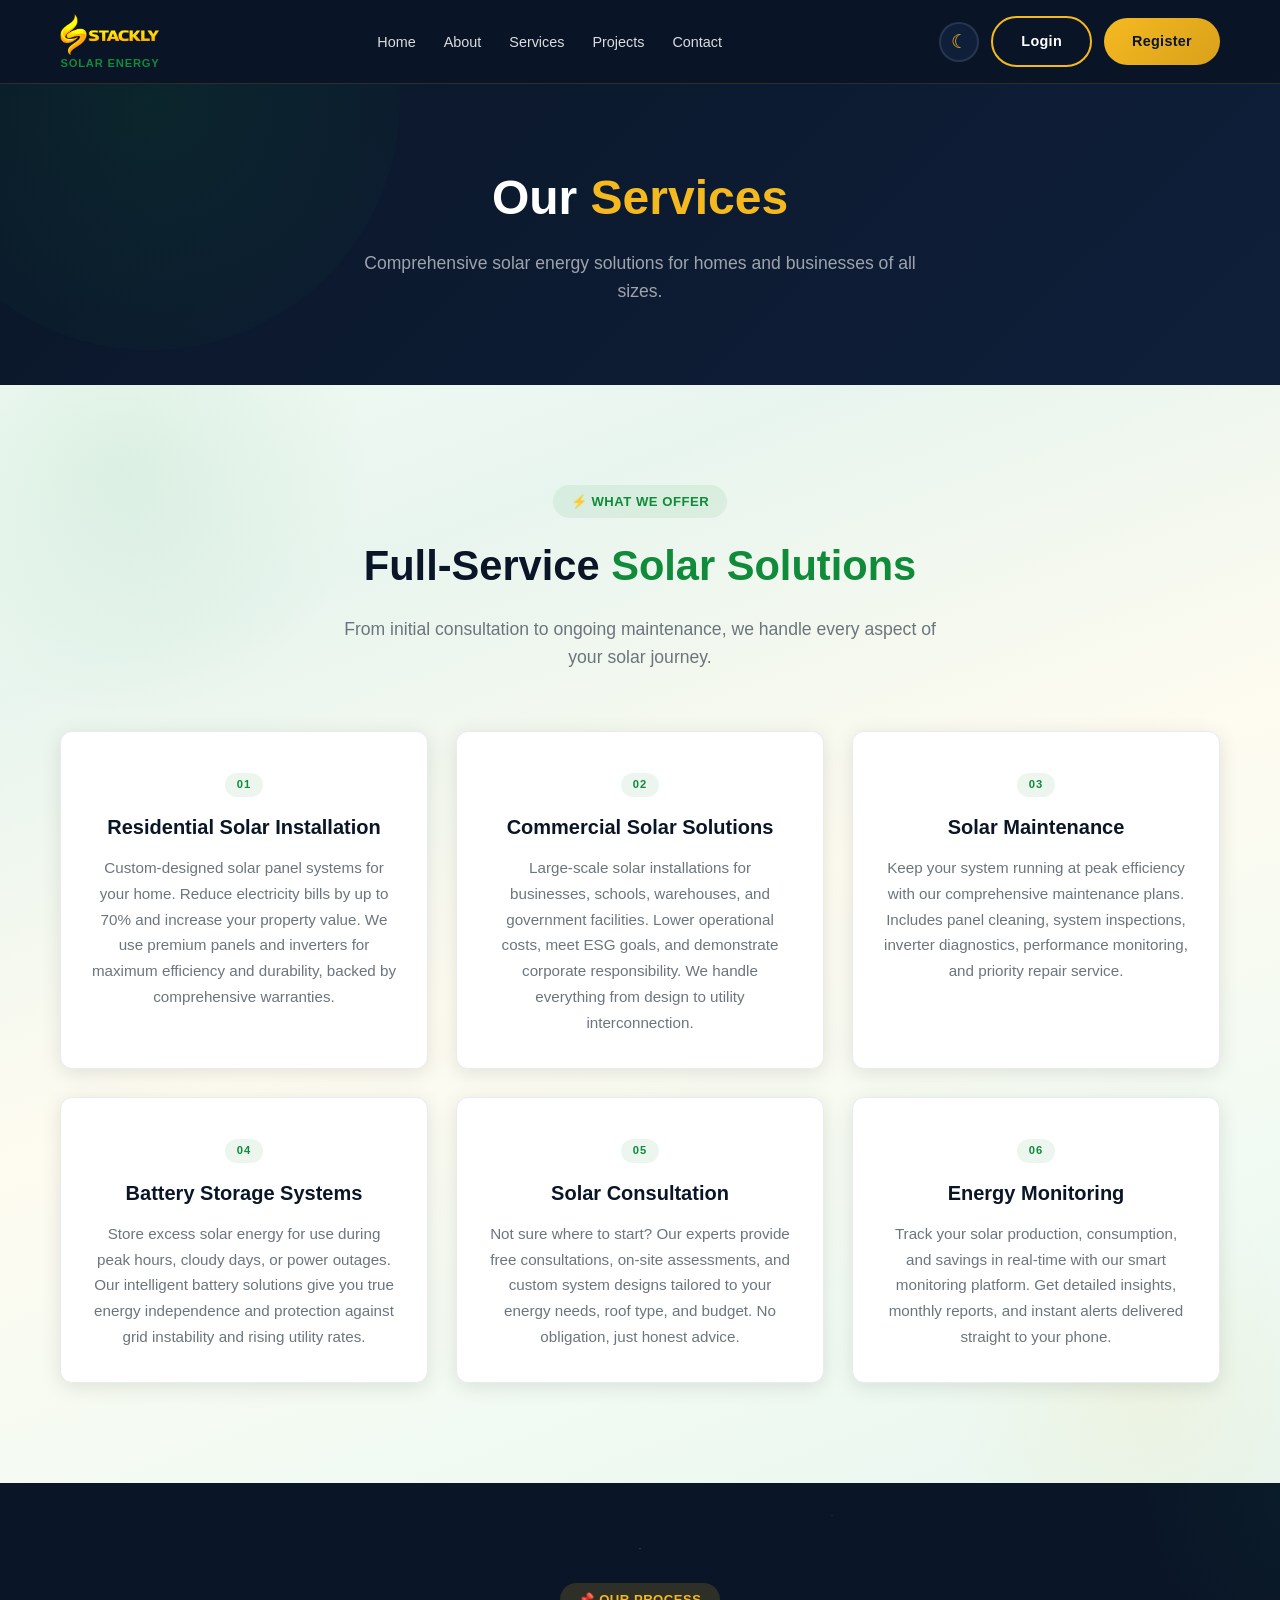
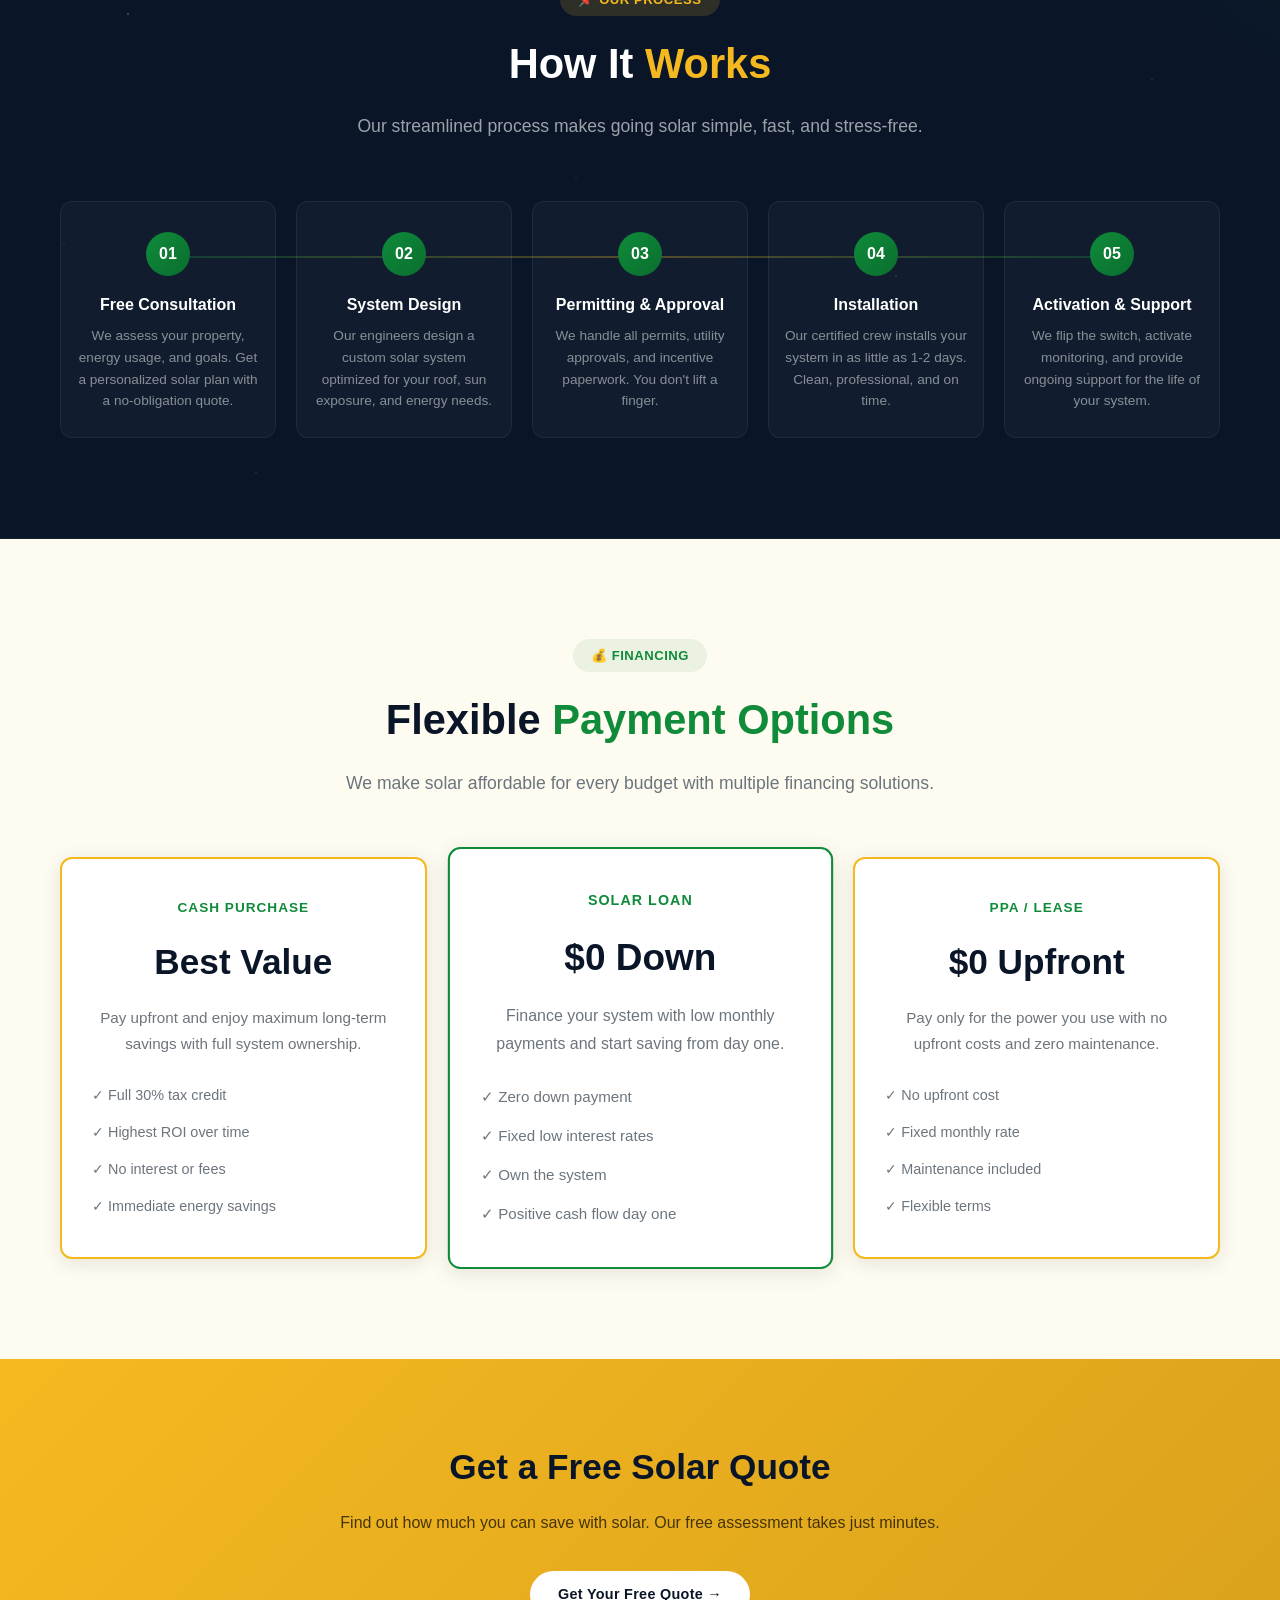
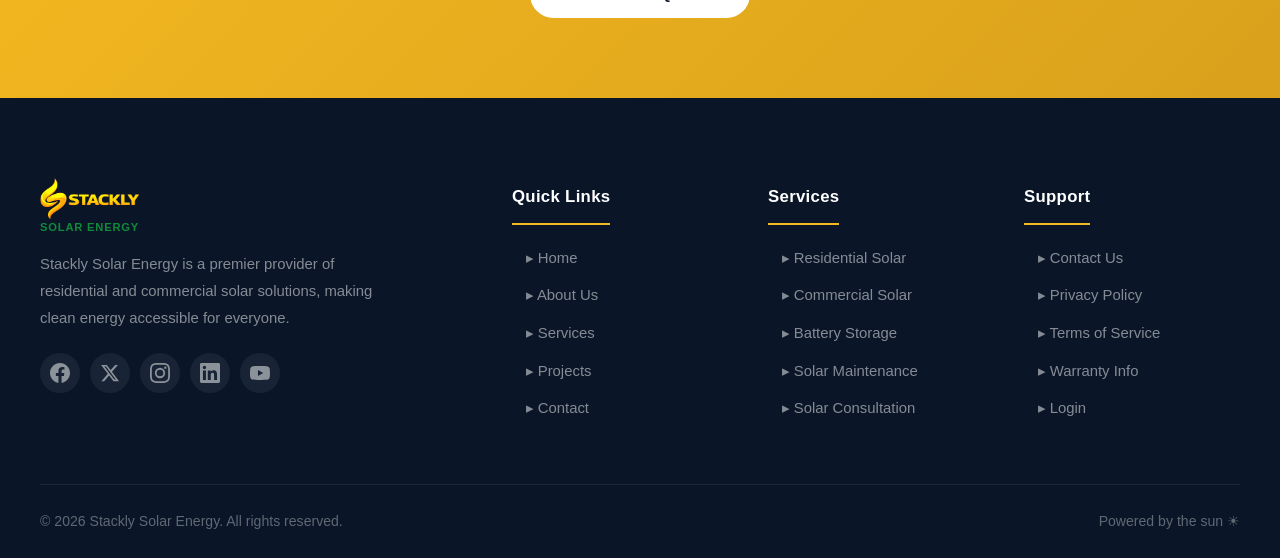
<file: pages/services.html>
<!DOCTYPE html>
<html lang="en">
<head>
  <meta charset="UTF-8">
  <meta name="viewport" content="width=device-width, initial-scale=1.0">
  <meta name="description" content="Stackly Solar Energy offers residential solar, commercial solar, battery storage, maintenance, and consultation services.">
  <title>Our Services - Stackly Solar Energy</title>
  <link rel="stylesheet" href="../css/style.css">
</head>
<body>

  <!-- PAGE LOADER -->
  <div class="page-loader" id="pageLoader">
    <div class="loader-sun"></div>
    <div class="loader-text">Loading...</div>
  </div>

  <!-- HEADER -->
  <header class="header" id="header">
    <nav class="navbar">
      <a href="../index.html" class="logo">
        <img src="../images/logo.webp" alt="Stackly Solar Energy" class="logo-img">
        <span class="logo-text"><span>Solar</span> Energy</span>
        </a>
      <ul class="nav-links" id="navLinks">
        <li><a href="../index.html">Home</a></li>
        <li><a href="about.html">About</a></li>
        <li><a href="services.html">Services</a></li>
        <li><a href="projects.html">Projects</a></li>
        <li><a href="contact.html">Contact</a></li>
        <li class="mobile-only-nav"><a href="login.html" class="btn btn-outline mobile-nav-btn">Login</a></li>
        <li class="mobile-only-nav"><a href="register.html" class="btn btn-primary mobile-nav-btn">Register</a></li>
        <li class="mobile-only-nav"><button class="mobile-dark-toggle" id="mobileDarkToggle">&#9790; Dark Mode</button></li>
      </ul>
      <div class="nav-buttons">
        <button class="dark-toggle desktop-only" id="darkToggle" aria-label="Toggle dark mode">&#9790;</button>
        <a href="login.html" class="btn btn-outline">Login</a>
        <a href="register.html" class="btn btn-primary">Register</a>
      </div>
      <button class="hamburger" id="hamburger" aria-label="Toggle menu">
        <span></span>
        <span></span>
        <span></span>
      </button>
    </nav>
  </header>

  <!-- PAGE HEADER -->
  <section class="page-header">
    <h1>Our <span>Services</span></h1>
    <p>Comprehensive solar energy solutions for homes and businesses of all sizes.</p>
  </section>

  <!-- SERVICES -->
  <section class="section section-green-tint section-services-adv">
    <div class="container">
      <div class="section-header">
        <span class="section-tag">&#9889; What We Offer</span>
        <h2>Full-Service <span>Solar Solutions</span></h2>
        <p>From initial consultation to ongoing maintenance, we handle every aspect of your solar journey.</p>
      </div>
      <div class="services-grid">
        <div class="service-card fade-up">
          <span class="service-num">01</span>
          
          <h3>Residential Solar Installation</h3>
          <p>Custom-designed solar panel systems for your home. Reduce electricity bills by up to 70% and increase your property value. We use premium panels and inverters for maximum efficiency and durability, backed by comprehensive warranties.</p>
        </div>
        <div class="service-card fade-up" data-delay="0.1">
          <span class="service-num">02</span>
          
          <h3>Commercial Solar Solutions</h3>
          <p>Large-scale solar installations for businesses, schools, warehouses, and government facilities. Lower operational costs, meet ESG goals, and demonstrate corporate responsibility. We handle everything from design to utility interconnection.</p>
        </div>
        <div class="service-card fade-up" data-delay="0.2">
          <span class="service-num">03</span>
          
          <h3>Solar Maintenance</h3>
          <p>Keep your system running at peak efficiency with our comprehensive maintenance plans. Includes panel cleaning, system inspections, inverter diagnostics, performance monitoring, and priority repair service.</p>
        </div>
        <div class="service-card fade-up" data-delay="0.3">
          <span class="service-num">04</span>
          
          <h3>Battery Storage Systems</h3>
          <p>Store excess solar energy for use during peak hours, cloudy days, or power outages. Our intelligent battery solutions give you true energy independence and protection against grid instability and rising utility rates.</p>
        </div>
        <div class="service-card fade-up" data-delay="0.4">
          <span class="service-num">05</span>
          
          <h3>Solar Consultation</h3>
          <p>Not sure where to start? Our experts provide free consultations, on-site assessments, and custom system designs tailored to your energy needs, roof type, and budget. No obligation, just honest advice.</p>
        </div>
        <div class="service-card fade-up" data-delay="0.5">
          <span class="service-num">06</span>
          
          <h3>Energy Monitoring</h3>
          <p>Track your solar production, consumption, and savings in real-time with our smart monitoring platform. Get detailed insights, monthly reports, and instant alerts delivered straight to your phone.</p>
        </div>
      </div>
    </div>
  </section>

  <!-- PROCESS -->
  <section class="section section-dark section-process">
    <div class="container">
      <div class="section-header">
        <span class="section-tag">&#128204; Our Process</span>
        <h2>How It <span>Works</span></h2>
        <p>Our streamlined process makes going solar simple, fast, and stress-free.</p>
      </div>
      <div class="process-grid">
        <div class="process-step fade-up">
          <span class="process-num">01</span>
          
          <h4>Free Consultation</h4>
          <p>We assess your property, energy usage, and goals. Get a personalized solar plan with a no-obligation quote.</p>
        </div>
        <div class="process-step fade-up" data-delay="0.1">
          <span class="process-num">02</span>
          
          <h4>System Design</h4>
          <p>Our engineers design a custom solar system optimized for your roof, sun exposure, and energy needs.</p>
        </div>
        <div class="process-step fade-up" data-delay="0.2">
          <span class="process-num">03</span>
         
          <h4>Permitting & Approval</h4>
          <p>We handle all permits, utility approvals, and incentive paperwork. You don't lift a finger.</p>
        </div>
        <div class="process-step fade-up" data-delay="0.3">
          <span class="process-num">04</span>
          
          <h4>Installation</h4>
          <p>Our certified crew installs your system in as little as 1-2 days. Clean, professional, and on time.</p>
        </div>
        <div class="process-step fade-up" data-delay="0.4">
          <span class="process-num">05</span>
          
          <h4>Activation & Support</h4>
          <p>We flip the switch, activate monitoring, and provide ongoing support for the life of your system.</p>
        </div>
      </div>
    </div>
  </section>

  <!-- FINANCING -->
  <section class="section section-yellow-tint">
    <div class="container">
      <div class="section-header">
        <span class="section-tag">&#128176; Financing</span>
        <h2>Flexible <span>Payment Options</span></h2>
        <p>We make solar affordable for every budget with multiple financing solutions.</p>
      </div>
      <div class="pricing-grid" style="display:grid;grid-template-columns:repeat(3,1fr);gap:30px;">
        <div class="service-card" style="border:2px solid var(--yellow);">
          <h3 style="color:var(--green);font-size:0.85rem;text-transform:uppercase;letter-spacing:1px;">Cash Purchase</h3>
          <h2 style="font-size:2.2rem;margin:15px 0;color:var(--dark-blue);">Best Value</h2>
          <p style="color:var(--gray);margin-bottom:20px;">Pay upfront and enjoy maximum long-term savings with full system ownership.</p>
          <ul style="text-align:left;color:var(--gray);font-size:0.9rem;">
            <li style="padding:7px 0;">&#10003; Full 30% tax credit</li>
            <li style="padding:7px 0;">&#10003; Highest ROI over time</li>
            <li style="padding:7px 0;">&#10003; No interest or fees</li>
            <li style="padding:7px 0;">&#10003; Immediate energy savings</li>
          </ul>
        </div>
        <div class="service-card" style="border:2px solid var(--green);transform:scale(1.05);">
          <h3 style="color:var(--green);font-size:0.85rem;text-transform:uppercase;letter-spacing:1px;">Solar Loan</h3>
          <h2 style="font-size:2.2rem;margin:15px 0;color:var(--dark-blue);">$0 Down</h2>
          <p style="color:var(--gray);margin-bottom:20px;">Finance your system with low monthly payments and start saving from day one.</p>
          <ul style="text-align:left;color:var(--gray);font-size:0.9rem;">
            <li style="padding:7px 0;">&#10003; Zero down payment</li>
            <li style="padding:7px 0;">&#10003; Fixed low interest rates</li>
            <li style="padding:7px 0;">&#10003; Own the system</li>
            <li style="padding:7px 0;">&#10003; Positive cash flow day one</li>
          </ul>
        </div>
        <div class="service-card" style="border:2px solid var(--yellow);">
          <h3 style="color:var(--green);font-size:0.85rem;text-transform:uppercase;letter-spacing:1px;">PPA / Lease</h3>
          <h2 style="font-size:2.2rem;margin:15px 0;color:var(--dark-blue);">$0 Upfront</h2>
          <p style="color:var(--gray);margin-bottom:20px;">Pay only for the power you use with no upfront costs and zero maintenance.</p>
          <ul style="text-align:left;color:var(--gray);font-size:0.9rem;">
            <li style="padding:7px 0;">&#10003; No upfront cost</li>
            <li style="padding:7px 0;">&#10003; Fixed monthly rate</li>
            <li style="padding:7px 0;">&#10003; Maintenance included</li>
            <li style="padding:7px 0;">&#10003; Flexible terms</li>
          </ul>
        </div>
      </div>
    </div>
  </section>

  <!-- CTA -->
  <section class="cta-section" style="background:linear-gradient(135deg,var(--yellow),var(--yellow-dark));padding:80px 0;text-align:center;">
    <div class="container">
      <h2 style="font-size:2.2rem;color:var(--dark-blue);margin-bottom:15px;">Get a Free Solar Quote</h2>
      <p style="color:rgba(0,0,0,0.7);margin-bottom:35px;max-width:600px;margin-left:auto;margin-right:auto;">Find out how much you can save with solar. Our free assessment takes just minutes.</p>
      <a href="contact.html" class="btn btn-white">Get Your Free Quote &#8594;</a>
    </div>
  </section>

  <!-- FOOTER -->
  <footer class="footer" id="footer">
    <button class="back-to-top" id="backToTop" aria-label="Back to top">&#8593;</button>
    <div class="footer-grid">
      <div class="footer-about">
        <a href="../index.html" class="logo">
          <img src="../images/logo.webp" alt="Stackly Solar Energy" class="logo-img">
          <span class="logo-text"><span>Solar</span> Energy</span>
        </a>
        <p>Stackly Solar Energy is a premier provider of residential and commercial solar solutions, making clean energy accessible for everyone.</p>
        <div class="footer-social">
          <a href="404.html" aria-label="Facebook" class="social-fb">
            <svg viewBox="0 0 24 24" fill="currentColor"><path d="M24 12.073c0-6.627-5.373-12-12-12s-12 5.373-12 12c0 5.99 4.388 10.954 10.125 11.854v-8.385H7.078v-3.47h3.047V9.43c0-3.007 1.792-4.669 4.533-4.669 1.312 0 2.686.235 2.686.235v2.953H15.83c-1.491 0-1.956.925-1.956 1.874v2.25h3.328l-.532 3.47h-2.796v8.385C19.612 23.027 24 18.062 24 12.073z"/></svg>
          </a>
          <a href="404.html" aria-label="Twitter" class="social-tw">
            <svg viewBox="0 0 24 24" fill="currentColor"><path d="M18.244 2.25h3.308l-7.227 8.26 8.502 11.24H16.17l-5.214-6.817L4.99 21.75H1.68l7.73-8.835L1.254 2.25H8.08l4.713 6.231zm-1.161 17.52h1.833L7.084 4.126H5.117z"/></svg>
          </a>
          <a href="404.html" aria-label="Instagram" class="social-ig">
            <svg viewBox="0 0 24 24" fill="currentColor"><path d="M12 2.163c3.204 0 3.584.012 4.85.07 3.252.148 4.771 1.691 4.919 4.919.058 1.265.069 1.645.069 4.849 0 3.205-.012 3.584-.069 4.849-.149 3.225-1.664 4.771-4.919 4.919-1.266.058-1.644.07-4.85.07-3.204 0-3.584-.012-4.849-.07-3.26-.149-4.771-1.699-4.919-4.92-.058-1.265-.07-1.644-.07-4.849 0-3.204.013-3.583.07-4.849.149-3.227 1.664-4.771 4.919-4.919 1.266-.057 1.645-.069 4.849-.069zM12 0C8.741 0 8.333.014 7.053.072 2.695.272.273 2.69.073 7.052.014 8.333 0 8.741 0 12c0 3.259.014 3.668.072 4.948.2 4.358 2.618 6.78 6.98 6.98C8.333 23.986 8.741 24 12 24c3.259 0 3.668-.014 4.948-.072 4.354-.2 6.782-2.618 6.979-6.98.059-1.28.073-1.689.073-4.948 0-3.259-.014-3.667-.072-4.947-.196-4.354-2.617-6.78-6.979-6.98C15.668.014 15.259 0 12 0zm0 5.838a6.162 6.162 0 100 12.324 6.162 6.162 0 000-12.324zM12 16a4 4 0 110-8 4 4 0 010 8zm6.406-11.845a1.44 1.44 0 100 2.881 1.44 1.44 0 000-2.881z"/></svg>
          </a>
          <a href="404.html" aria-label="LinkedIn" class="social-li">
            <svg viewBox="0 0 24 24" fill="currentColor"><path d="M20.447 20.452h-3.554v-5.569c0-1.328-.027-3.037-1.852-3.037-1.853 0-2.136 1.445-2.136 2.939v5.667H9.351V9h3.414v1.561h.046c.477-.9 1.637-1.85 3.37-1.85 3.601 0 4.267 2.37 4.267 5.455v6.286zM5.337 7.433a2.062 2.062 0 01-2.063-2.065 2.064 2.064 0 112.063 2.065zm1.782 13.019H3.555V9h3.564v11.452zM22.225 0H1.771C.792 0 0 .774 0 1.729v20.542C0 23.227.792 24 1.771 24h20.451C23.2 24 24 23.227 24 22.271V1.729C24 .774 23.2 0 22.222 0h.003z"/></svg>
          </a>
          <a href="404.html" aria-label="YouTube" class="social-yt">
            <svg viewBox="0 0 24 24" fill="currentColor"><path d="M23.498 6.186a3.016 3.016 0 00-2.122-2.136C19.505 3.545 12 3.545 12 3.545s-7.505 0-9.377.505A3.017 3.017 0 00.502 6.186C0 8.07 0 12 0 12s0 3.93.502 5.814a3.016 3.016 0 002.122 2.136c1.871.505 9.376.505 9.376.505s7.505 0 9.377-.505a3.015 3.015 0 002.122-2.136C24 15.93 24 12 24 12s0-3.93-.502-5.814zM9.545 15.568V8.432L15.818 12l-6.273 3.568z"/></svg>
          </a>
        </div>
      </div>
      <div>
        <h4>Quick Links</h4>
        <ul class="footer-links">
          <li><a href="../index.html">&#9656; Home</a></li>
          <li><a href="about.html">&#9656; About Us</a></li>
          <li><a href="services.html">&#9656; Services</a></li>
          <li><a href="projects.html">&#9656; Projects</a></li>
          <li><a href="contact.html">&#9656; Contact</a></li>
        </ul>
      </div>
      <div>
        <h4>Services</h4>
        <ul class="footer-links">
          <li><a href="services.html">&#9656; Residential Solar</a></li>
          <li><a href="services.html">&#9656; Commercial Solar</a></li>
          <li><a href="services.html">&#9656; Battery Storage</a></li>
          <li><a href="services.html">&#9656; Solar Maintenance</a></li>
          <li><a href="services.html">&#9656; Solar Consultation</a></li>
        </ul>
      </div>
      <div>
        <h4>Support</h4>
        <ul class="footer-links">
          <li><a href="contact.html">&#9656; Contact Us</a></li>
          <li><a href="404.html">&#9656; Privacy Policy</a></li>
          <li><a href="404.html">&#9656; Terms of Service</a></li>
          <li><a href="404.html">&#9656; Warranty Info</a></li>
          <li><a href="login.html">&#9656; Login</a></li>
        </ul>
      </div>
    </div>
    <div class="footer-bottom">
      <p>&copy; <span id="footerYear">2026</span> Stackly Solar Energy. All rights reserved.</p>
      <p>Powered by the sun &#9728;</p>
    </div>
  </footer>

  <script src="../js/script.js"></script>
</body>
</html>
</file>
<file: css/style.css>
/* =========================================
   Stackly Solar Energy - Complete Stylesheet
   Color Scheme: Green, Yellow, White, Dark Blue
   ========================================= */

* {
  margin: 0;
  padding: 0;
  box-sizing: border-box;
}

:root {
  --green: #0f8b3a;
  --green-dark: #0a6e2e;
  --green-light: #12a84a;
  --green-bg: rgba(15, 139, 58, 0.08);
  --yellow: #f5b920;
  --yellow-dark: #d9a11c;
  --yellow-light: #ffd04d;
  --white: #ffffff;
  --page-bg: #f8f9fa;
  --dark-blue: #0a1628;
  --dark-blue-2: #0f1f3a;
  --dark-blue-3: #142a4a;
  --gray: #6c757d;
  --gray-light: #e9ecef;
  --gray-dark: #343a40;
  --shadow: 0 4px 20px rgba(0, 0, 0, 0.1);
  --shadow-lg: 0 8px 40px rgba(0, 0, 0, 0.15);
  --radius: 12px;
  --radius-sm: 8px;
  --transition: all 0.3s ease;
  --font: 'Segoe UI', Tahoma, Geneva, Verdana, sans-serif;
}

/* ========== PAGE LOADER ========== */
.page-loader {
  position: fixed;
  top: 0;
  left: 0;
  width: 100%;
  height: 100%;
  background: var(--dark-blue);
  display: flex;
  flex-direction: column;
  align-items: center;
  justify-content: center;
  z-index: 99999;
  transition: opacity 0.5s ease, visibility 0.5s ease;
}
.page-loader.hidden {
  opacity: 0;
  visibility: hidden;
  pointer-events: none;
}
.loader-sun {
  width: 60px;
  height: 60px;
  border-radius: 50%;
  background: var(--yellow);
  box-shadow: 0 0 40px rgba(245, 185, 32, 0.4), 0 0 80px rgba(245, 185, 32, 0.2);
  animation: loaderPulse 1.2s ease-in-out infinite;
  position: relative;
}
.loader-sun::before,
.loader-sun::after {
  content: '';
  position: absolute;
  top: 50%;
  left: 50%;
  width: 100%;
  height: 100%;
  border-radius: 50%;
  border: 2px solid var(--yellow);
  transform: translate(-50%, -50%);
  animation: loaderRings 1.8s ease-out infinite;
}
.loader-sun::after {
  animation-delay: 0.6s;
}
.loader-text {
  margin-top: 25px;
  font-size: 1rem;
  font-weight: 600;
  color: var(--yellow);
  letter-spacing: 2px;
  text-transform: uppercase;
  animation: loaderFade 1.2s ease-in-out infinite alternate;
}

@keyframes loaderPulse {
  0%, 100% { transform: scale(1); box-shadow: 0 0 40px rgba(245, 185, 32, 0.4); }
  50% { transform: scale(1.1); box-shadow: 0 0 60px rgba(245, 185, 32, 0.6); }
}
@keyframes loaderRings {
  0% { width: 100%; height: 100%; opacity: 0.6; }
  100% { width: 250%; height: 250%; opacity: 0; }
}
@keyframes loaderFade {
  0% { opacity: 0.5; }
  100% { opacity: 1; }
}

html {
  scroll-behavior: smooth;
}

body {
  font-family: var(--font);
  background: var(--page-bg);
  color: var(--dark-blue);
  line-height: 1.6;
  overflow-x: hidden;
  transition: background 0.4s ease, color 0.4s ease;
}

/* ========== DARK MODE ========== */
body.dark-mode {
  --white: #121212;
  --page-bg: #121212;
  --dark-blue: #e0e0e0;
  --dark-blue-2: #1e1e30;
  --dark-blue-3: #2a2a40;
  --gray: #b0b0b0;
  --gray-light: #2a2a2a;
  --gray-dark: #cccccc;
  background: var(--page-bg);
  color: #e0e0e0;
  --shadow: 0 4px 20px rgba(0, 0, 0, 0.4);
  --shadow-lg: 0 8px 40px rgba(0, 0, 0, 0.5);
}

body.dark-mode .section-gray {
  background: linear-gradient(170deg, #1a1a2e 0%, #15152a 50%, #1a1a2e 100%);
}

body.dark-mode .section-light {
  background: #121212;
}

body.dark-mode .section-green-tint {
  background: #0f1a12;
}

body.dark-mode .section-yellow-tint {
  background: #181710;
}

body.dark-mode .dash-main {
  background: #1a1a2e;
}

body.dark-mode .dash-panel,
body.dark-mode .dash-card,
body.dark-mode .testimonial-card,
body.dark-mode .why-card,
body.dark-mode .benefit-card,
body.dark-mode .faq-item,
body.dark-mode .contact-info-card,
body.dark-mode .contact-form {
  background: #1e1e30;
  border-color: #2a2a40;
}

body.dark-mode .form-group input,
body.dark-mode .form-group select,
body.dark-mode .form-group textarea {
  background: #2a2a40;
  border-color: #3a3a50;
  color: #e0e0e0;
}

body.dark-mode .form-group input:focus,
body.dark-mode .form-group select:focus,
body.dark-mode .form-group textarea:focus {
  border-color: var(--green);
}

body.dark-mode .faq-question {
  background: #1e1e30;
  color: #e0e0e0;
}

body.dark-mode .faq-question:hover {
  background: #2a2a40;
}

body.dark-mode table {
  color: #e0e0e0;
}

body.dark-mode .stats-section {
  background: linear-gradient(135deg, #0a0a1a 0%, #151525 100%);
}

body.dark-mode .header {
  background: rgba(10, 22, 40, 0.98);
}

body.dark-mode .footer {
  background: #0a0a1a;
}

body.dark-mode .footer-links a {
  color: #b0b0b0;
}

body.dark-mode .dash-table td {
  border-bottom-color: #2a2a40;
}

body.dark-mode .dash-table th {
  border-bottom-color: #2a2a40;
}

body.dark-mode .activity-item {
  border-bottom-color: #2a2a40;
}

body.dark-mode .dash-sidebar {
  background: #0f0f20;
}

body.dark-mode .project-item .project-overlay {
  background: rgba(0, 0, 0, 0.85);
}

/* Dark mode toggle button */
.dark-toggle {
  width: 40px;
  height: 40px;
  border-radius: 50%;
  background: var(--dark-blue-2);
  color: var(--yellow);
  border: 2px solid rgba(255,255,255,0.1);
  cursor: pointer;
  display: flex;
  align-items: center;
  justify-content: center;
  font-size: 1.2rem;
  transition: var(--transition);
  flex-shrink: 0;
}

.dark-toggle:hover {
  background: var(--yellow);
  color: var(--dark-blue);
  border-color: var(--yellow);
  transform: rotate(20deg);
}

body.dark-mode .dark-toggle {
  background: rgba(245,185,32,0.15);
  border-color: var(--yellow);
}

body.dark-mode .dark-toggle:hover {
  background: var(--yellow);
  color: var(--dark-blue);
}

/* Mobile dark toggle */
.mobile-dark-toggle {
  display: none;
}

@media (max-width: 768px) {
  .dark-toggle.desktop-only {
    display: none;
  }
  .mobile-dark-toggle {
    display: flex;
    align-items: center;
    justify-content: center;
    gap: 10px;
    padding: 12px 15px;
    background: var(--dark-blue-2);
    border: 1px solid rgba(255,255,255,0.1);
    border-radius: var(--radius-sm);
    color: var(--yellow);
    font-size: 0.9rem;
    cursor: pointer;
    transition: var(--transition);
    width: 100%;
  }
  .mobile-dark-toggle:hover {
    background: var(--yellow);
    color: var(--dark-blue);
  }
}

a {
  text-decoration: none;
  color: inherit;
}

ul {
  list-style: none;
}

img {
  max-width: 100%;
  height: auto;
  display: block;
}

.container {
  max-width: 1200px;
  margin: 0 auto;
  padding: 0 20px;
}

/* ========== SCROLL ANIMATIONS ========== */
.fade-up {
  opacity: 0;
  transform: translateY(40px);
  transition: opacity 0.6s ease, transform 0.6s ease;
}

.fade-up.visible {
  opacity: 1;
  transform: translateY(0);
}

.fade-left {
  opacity: 0;
  transform: translateX(-40px);
  transition: opacity 0.6s ease, transform 0.6s ease;
}

.fade-left.visible {
  opacity: 1;
  transform: translateX(0);
}

.fade-right {
  opacity: 0;
  transform: translateX(40px);
  transition: opacity 0.6s ease, transform 0.6s ease;
}

.fade-right.visible {
  opacity: 1;
  transform: translateX(0);
}

/* ========== HEADER / NAVBAR ========== */
.header {
  position: fixed;
  top: 0;
  left: 0;
  width: 100%;
  z-index: 1000;
  background: rgba(10, 22, 40, 0.95);
  backdrop-filter: blur(12px);
  border-bottom: 1px solid rgba(245, 185, 32, 0.15);
  transition: var(--transition);
}

.header.scrolled {
  background: var(--dark-blue);
  box-shadow: 0 2px 30px rgba(0, 0, 0, 0.4);
}

.navbar {
  display: flex;
  align-items: center;
  justify-content: space-between;
  padding: 14px 20px;
  max-width: 1200px;
  margin: 0 auto;
}

.logo {
  display: flex;
  flex-direction: column;
  align-items: center;
  gap: 2px;
  font-size: 1.4rem;
  font-weight: 800;
  color: var(--yellow);
  line-height: 1.1;
}

.logo-icon {
  width: 40px;
  height: 40px;
  background: linear-gradient(135deg, var(--yellow), var(--green));
  border-radius: 10px;
  display: flex;
  align-items: center;
  justify-content: center;
  font-size: 1.4rem;
  font-weight: 900;
  color: var(--dark-blue);
}

.logo-img {
  width: 100px;
  height: auto;
  object-fit: contain;
  flex-shrink: 0;
  filter: sepia(1) saturate(8) hue-rotate(-5deg) brightness(1.1);
}

body.dark-mode .logo-img {
  filter: sepia(1) saturate(8) hue-rotate(-5deg) brightness(1.2);
}

.footer-about .logo-img {
  width: 100px;
  height: auto;
}

.logo-text {
  font-size: 0.7rem;
  font-weight: 600;
  letter-spacing: 0.8px;
  text-transform: uppercase;
  line-height: 1.1;
  color: var(--green);
}

.logo-text span {
  color: var(--green);
}

.nav-links {
  display: flex;
  align-items: center;
  gap: 28px;
  align-self: center;
}

.mobile-only-nav {
  display: none;
}

.nav-links a {
  color: rgba(255, 255, 255, 0.85);
  font-weight: 500;
  font-size: 0.9rem;
  transition: var(--transition);
  position: relative;
  padding: 5px 0;
}

.nav-links a::after {
  content: '';
  position: absolute;
  bottom: 0;
  left: 0;
  width: 0;
  height: 2px;
  background: var(--yellow);
  transition: var(--transition);
}

.nav-links a:hover {
  color: var(--yellow);
}

.nav-links a:hover::after {
  width: 100%;
}

.nav-buttons {
  display: flex;
  align-items: center;
  gap: 12px;
}

.btn {
  display: inline-flex;
  align-items: center;
  gap: 8px;
  padding: 12px 28px;
  border-radius: 50px;
  font-weight: 600;
  font-size: 0.9rem;
  cursor: pointer;
  transition: var(--transition);
  border: none;
  font-family: var(--font);
  letter-spacing: 0.3px;
}

.btn-primary {
  background: linear-gradient(135deg, var(--yellow), var(--yellow-dark));
  color: var(--dark-blue);
}

.btn-primary:hover {
  transform: translateY(-3px);
  box-shadow: 0 6px 25px rgba(245, 185, 32, 0.4);
}

.btn-outline {
  background: transparent;
  color: var(--white);
  border: 2px solid var(--yellow);
}

.btn-outline:hover {
  background: var(--yellow);
  color: var(--dark-blue);
  transform: translateY(-3px);
  box-shadow: 0 6px 25px rgba(245, 185, 32, 0.3);
}

.btn-green {
  background: linear-gradient(135deg, var(--green), var(--green-dark));
  color: var(--white);
}

.btn-green:hover {
  transform: translateY(-3px);
  box-shadow: 0 6px 25px rgba(15, 139, 58, 0.4);
}

.btn-white {
  background: var(--white);
  color: var(--dark-blue);
}

.btn-white:hover {
  transform: translateY(-3px);
  box-shadow: 0 6px 25px rgba(255, 255, 255, 0.3);
}

.hamburger {
  display: none;
  flex-direction: column;
  gap: 5px;
  cursor: pointer;
  padding: 5px;
  z-index: 1001;
}

/* Mobile nav backdrop overlay (hidden by default) */
.nav-overlay {
  display: none;
  position: fixed;
  top: 0;
  left: 0;
  width: 100%;
  height: 100%;
  z-index: 998;
  backdrop-filter: blur(2px);
}
.nav-overlay.active {
  display: block;
}

.hamburger span {
  width: 28px;
  height: 3px;
  background: var(--white);
  border-radius: 3px;
  transition: var(--transition);
}

.hamburger.active span:nth-child(1) {
  transform: rotate(45deg) translate(5px, 6px);
}

.hamburger.active span:nth-child(2) {
  opacity: 0;
}

.hamburger.active span:nth-child(3) {
  transform: rotate(-45deg) translate(5px, -6px);
}

/* ========== HERO SECTION ========== */
.hero {
  position: relative;
  min-height: 100vh;
  display: flex;
  align-items: center;
  padding: 100px 20px 60px;
  overflow: hidden;
  background: var(--dark-blue);
}

.hero::before {
  content: '';
  position: absolute;
  inset: 0;
  background-image:
    radial-gradient(2px 2px at 15% 30%, rgba(245,185,32,0.25) 50%, transparent 50%),
    radial-gradient(2px 2px at 35% 70%, rgba(15,139,58,0.2) 50%, transparent 50%),
    radial-gradient(2px 2px at 55% 15%, rgba(245,185,32,0.15) 50%, transparent 50%),
    radial-gradient(2px 2px at 75% 85%, rgba(15,139,58,0.2) 50%, transparent 50%),
    radial-gradient(2px 2px at 90% 40%, rgba(245,185,32,0.1) 50%, transparent 50%),
    radial-gradient(1.5px 1.5px at 25% 50%, rgba(255,255,255,0.08) 50%, transparent 50%),
    radial-gradient(1.5px 1.5px at 60% 35%, rgba(15,139,58,0.15) 50%, transparent 50%),
    radial-gradient(1.5px 1.5px at 80% 15%, rgba(245,185,32,0.12) 50%, transparent 50%),
    radial-gradient(1.5px 1.5px at 45% 90%, rgba(255,255,255,0.06) 50%, transparent 50%),
    radial-gradient(1.5px 1.5px at 10% 75%, rgba(15,139,58,0.15) 50%, transparent 50%);
  pointer-events: none;
  animation: heroParticles 15s linear infinite;
  z-index: 1;
}

.hero::after {
  content: '';
  position: absolute;
  inset: 0;
  background:
    radial-gradient(circle at 90% 10%, rgba(245,185,32,0.04) 0%, transparent 50%),
    radial-gradient(circle at 8% 90%, rgba(15,139,58,0.04) 0%, transparent 50%);
  pointer-events: none;
  animation: heroGlow 6s ease-in-out infinite alternate;
  z-index: 0;
}

@keyframes heroParticles {
  0% { transform: translateY(0) scale(1); opacity: 1; }
  50% { transform: translateY(-15px) scale(1.03); opacity: 0.8; }
  100% { transform: translateY(0) scale(1); opacity: 1; }
}

@keyframes heroGlow {
  0% { transform: scale(1); opacity: 0.6; }
  100% { transform: scale(1.3); opacity: 1; }
}

.hero-bg {
  position: absolute;
  inset: 0;
  z-index: 0;
}

.hero-bg img {
  width: 100%;
  height: 100%;
  object-fit: cover;
  opacity: 0.3;
  animation: kenBurns 20s ease-in-out infinite alternate;
}

@keyframes kenBurns {
  0% { transform: scale(1) translate(0, 0); }
  50% { transform: scale(1.08) translate(-10px, -5px); }
  100% { transform: scale(1) translate(0, 0); }
}

.hero-overlay {
  position: absolute;
  inset: 0;
  background: linear-gradient(135deg, rgba(10, 22, 40, 0.92) 0%, rgba(15, 139, 58, 0.3) 100%);
  z-index: 1;
  animation: overlayShift 8s ease-in-out infinite alternate;
}

@keyframes overlayShift {
  0% { background: linear-gradient(135deg, rgba(10, 22, 40, 0.92) 0%, rgba(15, 139, 58, 0.3) 100%); }
  100% { background: linear-gradient(135deg, rgba(10, 22, 40, 0.88) 0%, rgba(245, 185, 32, 0.15) 100%); }
}

.hero .container {
  position: relative;
  z-index: 2;
  text-align: center;
  max-width: 900px;
}

.hero-badge {
  display: inline-flex;
  align-items: center;
  gap: 8px;
  background: rgba(245, 185, 32, 0.15);
  border: 1px solid rgba(245, 185, 32, 0.3);
  padding: 8px 22px;
  border-radius: 50px;
  font-size: 0.85rem;
  color: var(--yellow);
  margin-bottom: 30px;
  letter-spacing: 0.5px;
  animation: badgeReveal 0.8s ease forwards;
  position: relative;
  overflow: hidden;
}

.hero-badge::after {
  content: '';
  position: absolute;
  top: -50%;
  left: -50%;
  width: 200%;
  height: 200%;
  background: radial-gradient(circle, rgba(245,185,32,0.08) 0%, transparent 60%);
  animation: badgeGlow 3s ease-in-out infinite;
  pointer-events: none;
}

@keyframes badgeReveal {
  0% { opacity: 0; transform: translateY(-20px); }
  100% { opacity: 1; transform: translateY(0); }
}

@keyframes badgeGlow {
  0%, 100% { transform: translate(0, 0) scale(1); }
  50% { transform: translate(10px, 10px) scale(1.1); }
}

.hero-content h1 {
  font-size: 3.8rem;
  font-weight: 800;
  line-height: 1.15;
  margin-bottom: 22px;
  color: var(--white);
  animation: headingReveal 1s ease 0.3s forwards;
  opacity: 0;
}

@keyframes headingReveal {
  0% { opacity: 0; transform: translateY(30px); }
  100% { opacity: 1; transform: translateY(0); }
}

.hero-content h1 span {
  background: linear-gradient(135deg, var(--yellow), var(--yellow-light));
  -webkit-background-clip: text;
  -webkit-text-fill-color: transparent;
  background-clip: text;
  position: relative;
  display: inline-block;
  animation: spanGlow 3s ease-in-out infinite;
}

@keyframes spanGlow {
  0%, 100% { filter: brightness(1); }
  50% { filter: brightness(1.2) drop-shadow(0 0 8px rgba(245,185,32,0.3)); }
}

.hero-content p {
  font-size: 1.2rem;
  color: rgba(255, 255, 255, 0.7);
  margin-bottom: 38px;
  max-width: 650px;
  margin-left: auto;
  margin-right: auto;
  line-height: 1.8;
  animation: paraReveal 1s ease 0.6s forwards;
  opacity: 0;
}

@keyframes paraReveal {
  0% { opacity: 0; transform: translateY(20px); }
  100% { opacity: 1; transform: translateY(0); }
}

.hero-buttons {
  display: flex;
  gap: 16px;
  justify-content: center;
  flex-wrap: wrap;
  animation: btnReveal 1s ease 0.9s forwards;
  opacity: 0;
}

@keyframes btnReveal {
  0% { opacity: 0; transform: translateY(20px); }
  100% { opacity: 1; transform: translateY(0); }
}

.hero-scroll {
  position: absolute;
  bottom: 30px;
  left: 50%;
  transform: translateX(-50%);
  z-index: 2;
  color: rgba(255, 255, 255, 0.5);
  font-size: 0.8rem;
  display: flex;
  flex-direction: column;
  align-items: center;
  gap: 6px;
  opacity: 0;
  animation: scrollAppear 1s ease 1.5s forwards, scrollBounce 2.5s ease-in-out 2.5s infinite;
}

@keyframes scrollAppear {
  0% { opacity: 0; }
  100% { opacity: 1; }
}

.hero-scroll .arrow {
  font-size: 1.5rem;
}

@keyframes scrollBounce {
  0%, 100% { transform: translateX(-50%) translateY(0); }
  50% { transform: translateX(-50%) translateY(8px); }
}

/* ========== SECTION SHARED ========== */
.section {
  padding: 100px 0;
  scroll-margin-top: 80px;
}

.section-header {
  text-align: center;
  margin-bottom: 60px;
}

.section-header .section-tag {
  display: inline-flex;
  align-items: center;
  gap: 8px;
  background: var(--green-bg);
  padding: 6px 18px;
  border-radius: 50px;
  font-size: 0.82rem;
  font-weight: 600;
  color: var(--green);
  margin-bottom: 15px;
  letter-spacing: 0.5px;
  text-transform: uppercase;
}

.section-header h2 {
  font-size: 2.6rem;
  font-weight: 700;
  margin-bottom: 15px;
  color: var(--dark-blue);
}

.section-header h2 span {
  color: var(--green);
}

.section-header p {
  color: var(--gray);
  max-width: 600px;
  margin: 0 auto;
  font-size: 1.1rem;
}

.section-light {
  background: var(--white);
}

.section-gray {
  background: linear-gradient(170deg, #e8f5e9 0%, #c8e6c9 50%, #e8f5e9 100%);
  position: relative;
  overflow: hidden;
  color: #ffffff;
}

.section-gray::before {
  content: '';
  position: absolute;
  top: -80px;
  right: -80px;
  width: 280px;
  height: 280px;
  background: radial-gradient(circle, rgba(15,139,58,0.05) 0%, transparent 70%);
  border-radius: 50%;
  pointer-events: none;
}

.section-gray::after {
  content: '';
  position: absolute;
  bottom: -60px;
  left: -60px;
  width: 200px;
  height: 200px;
  background: radial-gradient(circle, rgba(245,185,32,0.05) 0%, transparent 70%);
  border-radius: 50%;
  pointer-events: none;
}

.section-green-tint {
  background: #f0faf3;
}

/* Grid Pattern Background */
.section-grid {
  position: relative;
  background-color: var(--page-bg);
}
.section-grid::before {
  content: '';
  position: absolute;
  inset: 0;
  background-image: 
    linear-gradient(rgba(15, 139, 58, 0.06) 1px, transparent 1px),
    linear-gradient(90deg, rgba(15, 139, 58, 0.06) 1px, transparent 1px);
  background-size: 40px 40px;
  pointer-events: none;
  z-index: 0;
}
body.dark-mode .section-grid::before {
  background-image: 
    linear-gradient(rgba(255, 255, 255, 0.04) 1px, transparent 1px),
    linear-gradient(90deg, rgba(255, 255, 255, 0.04) 1px, transparent 1px);
}

.section-yellow-tint {
  background: #fefbf0;
}

.section-dark {
  background: var(--dark-blue);
  color: var(--white);
  position: relative;
  overflow: hidden;
}

.section-dark::before {
  content: '';
  position: absolute;
  inset: 0;
  background-image:
    radial-gradient(1.5px 1.5px at 10% 20%, rgba(245,185,32,0.3) 50%, transparent 50%),
    radial-gradient(1.5px 1.5px at 30% 80%, rgba(15,139,58,0.25) 50%, transparent 50%),
    radial-gradient(1.5px 1.5px at 50% 10%, rgba(245,185,32,0.2) 50%, transparent 50%),
    radial-gradient(1.5px 1.5px at 70% 60%, rgba(15,139,58,0.3) 50%, transparent 50%),
    radial-gradient(1.5px 1.5px at 90% 30%, rgba(245,185,32,0.15) 50%, transparent 50%),
    radial-gradient(1.5px 1.5px at 20% 90%, rgba(255,255,255,0.1) 50%, transparent 50%),
    radial-gradient(2px 2px at 45% 45%, rgba(15,139,58,0.15) 50%, transparent 50%),
    radial-gradient(2px 2px at 85% 75%, rgba(245,185,32,0.2) 50%, transparent 50%),
    radial-gradient(1.5px 1.5px at 5% 55%, rgba(255,255,255,0.08) 50%, transparent 50%),
    radial-gradient(1.5px 1.5px at 65% 5%, rgba(15,139,58,0.2) 50%, transparent 50%);
  pointer-events: none;
  animation: whyParticles 12s linear infinite;
}

.section-dark::after {
  content: '';
  position: absolute;
  top: -30%;
  right: -20%;
  width: 400px;
  height: 400px;
  background: radial-gradient(circle, rgba(15,139,58,0.06) 0%, transparent 70%);
  pointer-events: none;
  z-index: 0;
}

@keyframes whyParticles {
  0% { transform: translateY(0) scale(1); }
  50% { transform: translateY(-10px) scale(1.02); }
  100% { transform: translateY(0) scale(1); }
}

body.dark-mode .section-dark {
  background: #0a0e1a;
}

/* Mission & Values section */
.section-mission {
  position: relative;
  background: linear-gradient(135deg, #f0faf3 0%, #eef2f7 30%, #fefbf0 70%, #f0faf3 100%);
  z-index: 0;
}
.section-mission-overlay {
  position: absolute;
  inset: 0;
  background-image:
    radial-gradient(circle at 10% 20%, rgba(15,139,58,0.06) 0%, transparent 50%),
    radial-gradient(circle at 90% 80%, rgba(245,185,32,0.06) 0%, transparent 50%),
    radial-gradient(circle at 50% 50%, rgba(15,139,58,0.03) 0%, transparent 40%);
  pointer-events: none;
  z-index: 0;
}
body.dark-mode .section-mission {
  background: linear-gradient(135deg, #0a0e1a 0%, #0f1f3a 30%, #0a1628 70%, #0a0e1a 100%);
}
body.dark-mode .section-mission .section-header h2,
body.dark-mode .section-mission .section-header h2 span,
body.dark-mode .section-mission .section-header p,
body.dark-mode .section-mission .section-header .section-tag {
  position: relative;
  z-index: 1;
}
.section-mission .container {
  position: relative;
  z-index: 1;
}

.section-dark.section {
  border-bottom: 1px solid rgba(255,255,255,0.04);
}

/* Section dividers */
.section-divider-top {
  position: relative;
}

.section-divider-top::before {
  content: '';
  position: absolute;
  top: 0;
  left: 0;
  right: 0;
  height: 1px;
  background: linear-gradient(90deg, transparent, var(--green), var(--yellow), var(--green), transparent);
  opacity: 0.3;
}

.section-divider-wave {
  position: relative;
}

.section-divider-wave::after {
  content: '';
  position: absolute;
  top: -40px;
  left: 0;
  right: 0;
  height: 40px;
  background: inherit;
  -webkit-mask: url("data:image/svg+xml,%3Csvg xmlns='http://www.w3.org/2000/svg' viewBox='0 0 1200 40'%3E%3Cpath d='M0,20 Q300,40 600,20 T1200,20 V40 H0 Z' fill='%23000'/%3E%3C/svg%3E") no-repeat top center;
  mask: url("data:image/svg+xml,%3Csvg xmlns='http://www.w3.org/2000/svg' viewBox='0 0 1200 40'%3E%3Cpath d='M0,20 Q300,40 600,20 T1200,20 V40 H0 Z' fill='%23000'/%3E%3C/svg%3E") no-repeat top center;
  -webkit-mask-size: 100% 100%;
  mask-size: 100% 100%;
  pointer-events: none;
}

.section-dark .section-header h2 {
  color: var(--white);
}

.section-dark .section-header h2 span {
  color: var(--yellow);
}

.section-dark .section-header p {
  color: rgba(255, 255, 255, 0.6);
}

.section-dark .section-header .section-tag {
  background: rgba(245, 185, 32, 0.15);
  color: var(--yellow);
}

/* ========== ABOUT US ========== */
.section-about {
  background: linear-gradient(160deg, #e6f7ec 0%, #f0faf3 40%, #eafaf5 100%);
  position: relative;
  overflow: hidden;
}

.section-about::before {
  content: '';
  position: absolute;
  top: -100px;
  left: -100px;
  width: 350px;
  height: 350px;
  background: radial-gradient(circle, rgba(15,139,58,0.04) 0%, transparent 70%);
  border-radius: 50%;
  pointer-events: none;
}

.section-about::after {
  content: '';
  position: absolute;
  bottom: -80px;
  right: -80px;
  width: 250px;
  height: 250px;
  background: radial-gradient(circle, rgba(245,185,32,0.04) 0%, transparent 70%);
  border-radius: 50%;
  pointer-events: none;
}

body.dark-mode .section-about {
  background: linear-gradient(160deg, #0f1a14 0%, #0d1815 40%, #0e1a12 100%);
}

.about-grid {
  display: grid;
  grid-template-columns: 1fr 1fr;
  gap: 60px;
  align-items: center;
}

.about-image {
  position: relative;
  border-radius: var(--radius);
  overflow: hidden;
  transition: transform 0.4s ease;
}

.about-image:hover {
  transform: scale(1.02);
}

.about-image img {
  width: 100%;
  border-radius: var(--radius);
  box-shadow: var(--shadow-lg);
  transition: transform 0.6s ease, filter 0.4s ease;
}

.about-image:hover img {
  transform: scale(1.05);
  filter: brightness(1.05) contrast(1.05);
}

.about-image::before {
  content: '';
  position: absolute;
  inset: 0;
  border: 4px solid var(--green);
  border-radius: var(--radius);
  transform: translate(12px, 12px);
  z-index: -1;
  transition: transform 0.4s ease, border-color 0.4s ease;
}

.about-image:hover::before {
  transform: translate(8px, 8px);
  border-color: var(--yellow);
}

.about-image::after {
  content: '';
  position: absolute;
  top: 0;
  left: -100%;
  width: 60%;
  height: 100%;
  background: linear-gradient(90deg, transparent, rgba(255,255,255,0.15), transparent);
  transition: none;
  z-index: 1;
}

.about-image:hover::after {
  left: 150%;
  transition: left 0.7s ease;
}

.about-exp-badge {
  position: absolute;
  bottom: -20px;
  right: -20px;
  background: linear-gradient(135deg, var(--yellow), var(--yellow-dark));
  color: var(--dark-blue);
  width: 120px;
  height: 120px;
  border-radius: 50%;
  display: flex;
  flex-direction: column;
  align-items: center;
  justify-content: center;
  font-weight: 800;
  font-size: 1rem;
  text-align: center;
  box-shadow: var(--shadow-lg);
  line-height: 1.2;
  animation: badgePulse 3s ease-in-out infinite;
  z-index: 2;
}

@keyframes badgePulse {
  0%, 100% { transform: scale(1); box-shadow: 0 8px 30px rgba(245,185,32,0.3); }
  50% { transform: scale(1.05); box-shadow: 0 12px 40px rgba(245,185,32,0.5); }
}

.about-exp-badge .num {
  font-size: 2.2rem;
  font-weight: 900;
}

.about-tagline {
  display: inline-block;
  font-size: 0.75rem;
  font-weight: 700;
  color: var(--green);
  background: rgba(15,139,58,0.08);
  padding: 5px 14px;
  border-radius: 50px;
  margin-bottom: 14px;
  letter-spacing: 0.5px;
  text-transform: uppercase;
  position: relative;
  overflow: hidden;
}

.about-tagline::after {
  content: '';
  position: absolute;
  top: 0;
  left: -100%;
  width: 60%;
  height: 100%;
  background: linear-gradient(90deg, transparent, rgba(15,139,58,0.08), transparent);
  animation: taglineShimmer 3s ease-in-out infinite;
}

@keyframes taglineShimmer {
  0% { left: -100%; }
  50% { left: 150%; }
  100% { left: -100%; }
}

.about-content h3 {
  font-size: 2rem;
  margin-bottom: 20px;
  color: var(--dark-blue);
  transition: color 0.3s ease;
}

.about-content:hover h3 {
  color: var(--green);
}

.about-content p {
  color: var(--gray);
  margin-bottom: 18px;
  font-size: 1.05rem;
  line-height: 1.8;
  transition: color 0.3s ease;
}

.about-content p:last-of-type {
  margin-bottom: 0;
}

/* Our Story section background */
.about-story-section {
  position: relative;
  z-index: 0;
}
.about-story-section.section-yellow-tint {
  background: #e8f5e9;
}
body.dark-mode .about-story-section.section-yellow-tint {
  background: #1a2e1a;
}
.about-story-overlay {
  display: none;
}
.about-story-section .container {
  position: relative;
  z-index: 1;
}

.about-mission {
  display: grid;
  grid-template-columns: 1fr 1fr;
  gap: 15px;
  margin-top: 28px;
}

.mission-item {
  display: flex;
  align-items: flex-start;
  gap: 14px;
  padding: 16px 18px;
  background: var(--white);
  border-radius: var(--radius-sm);
  border-left: 3px solid var(--green);
  transition: all 0.3s ease;
  box-shadow: 0 2px 8px rgba(0,0,0,0.04);
}

.mission-item:hover {
  transform: translateX(5px);
  border-left-color: var(--yellow);
  box-shadow: 0 4px 16px rgba(0,0,0,0.08);
}

.mission-item .icon {
  font-size: 1.3rem;
  color: var(--green);
  flex-shrink: 0;
  margin-top: 1px;
  transition: transform 0.3s ease;
}

.mission-item:hover .icon {
  transform: scale(1.2);
}

.mission-item h4 {
  font-size: 0.95rem;
  margin-bottom: 3px;
  color: var(--dark-blue);
  transition: color 0.3s ease;
}

.mission-item:hover h4 {
  color: var(--green);
}

.mission-item p {
  font-size: 0.85rem;
  color: var(--gray);
  margin: 0;
}

body.dark-mode .about-content h3 {
  color: var(--white);
}

body.dark-mode .mission-item {
  background: #1e1e30;
  border-left-color: var(--green);
}

body.dark-mode .mission-item h4 {
  color: var(--white);
}

body.dark-mode .mission-item:hover h4 {
  color: var(--yellow);
}

body.dark-mode .about-tagline {
  background: rgba(15,139,58,0.15);
  color: #4ade80;
}

/* ========== SERVICES ========== */

/* Home Services section background */
.section-services-bg {
  position: relative;
  background: url('../images/background.webp') center / cover no-repeat fixed;
  z-index: 0;
}
.section-services-bg .services-overlay {
  position: absolute;
  inset: 0;
  background: linear-gradient(170deg, rgba(248, 249, 250, 0.92) 0%, rgba(238, 242, 247, 0.88) 50%, rgba(248, 249, 250, 0.92) 100%);
  z-index: 0;
}
body.dark-mode .section-services-bg .services-overlay {
  background: linear-gradient(170deg, rgba(26, 26, 46, 0.92) 0%, rgba(21, 21, 42, 0.88) 50%, rgba(26, 26, 46, 0.92) 100%);
}
.section-services-bg .container {
  position: relative;
  z-index: 1;
}

.services-grid {
  display: grid;
  grid-template-columns: repeat(3, 1fr);
  gap: 28px;
}

.service-card {
  background: var(--white);
  padding: 38px 30px 32px;
  border-radius: var(--radius);
  text-align: center;
  box-shadow: var(--shadow);
  transition: all 0.4s ease;
  border: 1px solid var(--gray-light);
  position: relative;
  overflow: hidden;
}

.service-card::before {
  content: '';
  position: absolute;
  top: 0;
  left: 0;
  right: 0;
  height: 4px;
  background: linear-gradient(90deg, var(--green), var(--yellow));
  transform: scaleX(0);
  transform-origin: left;
  transition: transform 0.4s ease;
  z-index: 1;
}

.service-card:hover::before {
  transform: scaleX(1);
}

.service-card::after {
  content: '';
  position: absolute;
  top: 0;
  left: -100%;
  width: 60%;
  height: 100%;
  background: linear-gradient(90deg, transparent, rgba(15,139,58,0.04), transparent);
  transition: none;
}

.service-card:hover::after {
  left: 150%;
  transition: left 0.7s ease;
}

.service-card:hover {
  transform: translateY(-10px);
  box-shadow: var(--shadow-lg);
  border-color: var(--green);
}

.service-num {
  display: inline-block;
  font-size: 0.7rem;
  font-weight: 800;
  color: var(--green);
  background: var(--green-bg);
  padding: 3px 12px;
  border-radius: 50px;
  margin-bottom: 14px;
  letter-spacing: 1px;
  transition: all 0.3s ease;
}

.service-card:hover .service-num {
  background: var(--green);
  color: var(--white);
}

.service-icon {
  width: 75px;
  height: 75px;
  margin: 0 auto 20px;
  background: var(--green-bg);
  border-radius: 50%;
  display: flex;
  align-items: center;
  justify-content: center;
  font-size: 2rem;
  transition: all 0.4s ease;
}

.service-card:hover .service-icon {
  background: var(--green);
  color: var(--white);
  transform: rotateY(180deg) scale(1.05);
  box-shadow: 0 0 30px rgba(15,139,58,0.2);
}

.service-card h3 {
  font-size: 1.25rem;
  margin-bottom: 12px;
  color: var(--dark-blue);
  transition: all 0.3s ease;
}

.service-card:hover h3 {
  color: var(--green);
  letter-spacing: 0.5px;
}

.service-card p {
  color: var(--gray);
  font-size: 0.95rem;
  line-height: 1.7;
  transition: color 0.3s ease;
}

/* Service Card Background Images */
.service-card-bg {
  position: absolute;
  inset: 0;
  z-index: 0;
  border-radius: var(--radius);
  overflow: hidden;
}
.service-card-bg img {
  width: 100%;
  height: 100%;
  object-fit: cover;
  transition: transform 0.6s ease;
}
.service-card:hover .service-card-bg img {
  transform: scale(1.1);
}
.service-card-bg .card-overlay {
  position: absolute;
  inset: 0;
  background: rgba(255, 255, 255, 0.9);
  transition: all 0.4s ease;
}
.service-card:hover .service-card-bg .card-overlay {
  background: rgba(255, 255, 255, 0.75);
}
.service-card > span,
.service-card > h3,
.service-card > p,
.service-card > div:not(.service-card-bg) {
  position: relative;
  z-index: 2;
}

body.dark-mode .service-card {
  background: #1e1e30;
  border-color: #2a2a40;
}

body.dark-mode .service-card h3 {
  color: var(--white);
}

body.dark-mode .service-card:hover h3 {
  color: var(--yellow);
}

body.dark-mode .service-card-bg .card-overlay {
  background: rgba(30, 30, 48, 0.9);
}

body.dark-mode .service-card:hover .service-card-bg .card-overlay {
  background: rgba(30, 30, 48, 0.75);
}

body.dark-mode .service-num {
  background: rgba(15,139,58,0.15);
  color: #4ade80;
}

body.dark-mode .service-card:hover {
  background: rgba(255,255,255,0.08);
  border-color: var(--yellow);
}

/* Services page advanced section */
.section-services-adv {
  position: relative;
  background: linear-gradient(160deg, #f0faf3 0%, #e8f5ee 20%, #fefbf0 50%, #f0faf3 80%, #e8f5ee 100%);
  overflow: hidden;
}
.section-services-adv::before {
  content: '';
  position: absolute;
  top: -15%;
  left: -10%;
  width: 500px;
  height: 500px;
  background: radial-gradient(circle, rgba(15, 139, 58, 0.08) 0%, transparent 70%);
  border-radius: 50%;
  pointer-events: none;
  animation: servicesGlow 8s ease-in-out infinite alternate;
}
.section-services-adv::after {
  content: '';
  position: absolute;
  bottom: -10%;
  right: -5%;
  width: 400px;
  height: 400px;
  background: radial-gradient(circle, rgba(245, 185, 32, 0.07) 0%, transparent 70%);
  border-radius: 50%;
  pointer-events: none;
  animation: servicesGlow 10s ease-in-out infinite alternate-reverse;
}
@keyframes servicesGlow {
  0% { transform: scale(1) translate(0, 0); }
  100% { transform: scale(1.2) translate(30px, -20px); }
}
body.dark-mode .section-services-adv {
  background: linear-gradient(160deg, #0a0e1a 0%, #0f1f3a 30%, #0a1628 60%, #0f1f3a 100%);
}
.section-services-adv .container {
  position: relative;
  z-index: 1;
}

body.dark-mode .service-card:hover .service-num {
  background: var(--yellow);
  color: var(--dark-blue);
}

body.dark-mode .service-card p {
  color: rgba(255,255,255,0.5);
}

body.dark-mode .section-gray::before,
body.dark-mode .section-gray::after {
  opacity: 0.15;
}

/* ========== WHY CHOOSE US ========== */
.why-grid {
  display: grid;
  grid-template-columns: repeat(4, 1fr);
  gap: 20px;
}

.why-card {
  background: rgba(15, 139, 58, 0.08);
  border: 1px solid rgba(255, 255, 255, 0.08);
  padding: 32px 18px 28px;
  border-radius: var(--radius);
  text-align: center;
  transition: all 0.4s ease;
  position: relative;
  overflow: hidden;
}

.why-card:nth-child(2) { background: rgba(245, 185, 32, 0.06); }
.why-card:nth-child(3) { background: rgba(255, 255, 255, 0.04); }
.why-card:nth-child(4) { background: rgba(15, 139, 58, 0.06); }
.why-card:nth-child(5) { background: rgba(245, 185, 32, 0.04); }
.why-card:nth-child(6) { background: rgba(255, 255, 255, 0.06); }
.why-card:nth-child(7) { background: rgba(15, 139, 58, 0.07); }
.why-card:nth-child(8) { background: rgba(245, 185, 32, 0.05); }

.why-card::before {
  content: '';
  position: absolute;
  top: 0;
  left: 0;
  width: 100%;
  height: 3px;
  background: linear-gradient(90deg, var(--yellow), var(--green), var(--yellow));
  transform: scaleX(0);
  transform-origin: left;
  transition: transform 0.4s ease;
  z-index: 1;
}

.why-card:hover::before {
  transform: scaleX(1);
}

.why-card::after {
  content: '';
  position: absolute;
  top: 0;
  left: -100%;
  width: 60%;
  height: 100%;
  background: linear-gradient(90deg, transparent, rgba(255,255,255,0.05), transparent);
  transition: none;
  z-index: 0;
}

.why-card:hover::after {
  left: 150%;
  transition: left 0.7s ease;
}

.why-card:hover {
  background: rgba(255, 255, 255, 0.08);
  transform: translateY(-8px);
  border-color: rgba(245, 185, 32, 0.3);
  box-shadow: 0 12px 40px rgba(0,0,0,0.3);
}

.why-card:hover h4 {
  color: var(--yellow) !important;
}

.why-icon {
  width: 60px;
  height: 60px;
  margin: 0 auto 10px;
  background: rgba(245, 185, 32, 0.15);
  border-radius: 50%;
  display: flex;
  align-items: center;
  justify-content: center;
  font-size: 1.6rem;
  transition: all 0.4s ease;
  position: relative;
  z-index: 1;
}

.why-card:nth-child(2) .why-icon { background: rgba(15,139,58,0.15); }
.why-card:nth-child(3) .why-icon { background: rgba(245,185,32,0.1); }
.why-card:nth-child(4) .why-icon { background: rgba(255,255,255,0.08); }
.why-card:nth-child(5) .why-icon { background: rgba(15,139,58,0.1); }
.why-card:nth-child(6) .why-icon { background: rgba(245,185,32,0.12); }
.why-card:nth-child(7) .why-icon { background: rgba(15,139,58,0.12); }
.why-card:nth-child(8) .why-icon { background: rgba(245,185,32,0.08); }

.why-card:hover .why-icon {
  background: var(--yellow) !important;
  color: var(--dark-blue);
  transform: scale(1.1) rotate(-8deg);
  box-shadow: 0 0 30px rgba(245,185,32,0.3);
}

.why-stat {
  display: inline-block;
  font-size: 0.7rem;
  font-weight: 800;
  color: var(--yellow);
  background: rgba(245, 185, 32, 0.12);
  padding: 2px 10px;
  border-radius: 50px;
  margin-bottom: 8px;
  letter-spacing: 0.5px;
  text-transform: uppercase;
  transition: all 0.3s ease;
  position: relative;
  z-index: 1;
}

.why-card:nth-child(2) .why-stat { background: rgba(15,139,58,0.2); color: #4ade80; }
.why-card:nth-child(3) .why-stat { background: rgba(245,185,32,0.08); }
.why-card:nth-child(4) .why-stat { background: rgba(255,255,255,0.06); color: rgba(255,255,255,0.8); }
.why-card:nth-child(5) .why-stat { background: rgba(15,139,58,0.15); color: #4ade80; }
.why-card:nth-child(6) .why-stat { background: rgba(245,185,32,0.08); }
.why-card:nth-child(7) .why-stat { background: rgba(15,139,58,0.12); color: #4ade80; }
.why-card:nth-child(8) .why-stat { background: rgba(245,185,32,0.1); }

.why-card:hover .why-stat {
  background: var(--yellow) !important;
  color: var(--dark-blue) !important;
}

.why-card h4 {
  color: var(--white);
  font-size: 1rem;
  margin-bottom: 8px;
  transition: color 0.3s ease;
  position: relative;
  z-index: 1;
}

.why-card p {
  color: rgba(255, 255, 255, 0.5);
  font-size: 0.85rem;
  line-height: 1.6;
  position: relative;
  z-index: 1;
}

/* Process section */
.section-process {
  position: relative;
}
.process-grid {
  display: grid;
  grid-template-columns: repeat(5, 1fr);
  gap: 20px;
  position: relative;
}
.process-grid::before {
  content: '';
  position: absolute;
  top: 55px;
  left: 10%;
  right: 10%;
  height: 2px;
  background: linear-gradient(90deg, var(--green), var(--yellow), var(--green));
  z-index: 0;
  opacity: 0.3;
}
.process-step {
  text-align: center;
  padding: 30px 15px 25px;
  background: rgba(255, 255, 255, 0.03);
  border: 1px solid rgba(255, 255, 255, 0.06);
  border-radius: var(--radius);
  position: relative;
  transition: all 0.4s ease;
  overflow: hidden;
}
.process-step:hover {
  background: rgba(255, 255, 255, 0.06);
  transform: translateY(-8px);
  border-color: rgba(245, 185, 32, 0.2);
  box-shadow: 0 12px 40px rgba(0,0,0,0.3);
}
.process-step::after {
  content: '';
  position: absolute;
  top: 0;
  left: -100%;
  width: 60%;
  height: 100%;
  background: linear-gradient(90deg, transparent, rgba(255,255,255,0.04), transparent);
  transition: none;
}
.process-step:hover::after {
  left: 150%;
  transition: left 0.7s ease;
}
.process-num {
  display: inline-flex;
  align-items: center;
  justify-content: center;
  width: 44px;
  height: 44px;
  border-radius: 50%;
  background: linear-gradient(135deg, var(--green), var(--green-dark));
  color: var(--white);
  font-size: 1rem;
  font-weight: 800;
  margin-bottom: 16px;
  position: relative;
  z-index: 1;
  transition: all 0.4s ease;
}
.process-step:hover .process-num {
  background: var(--yellow);
  color: var(--dark-blue);
  transform: scale(1.1);
  box-shadow: 0 0 25px rgba(245,185,32,0.4);
}
.process-icon {
  font-size: 2.2rem;
  margin-bottom: 12px;
  position: relative;
  z-index: 1;
  transition: transform 0.4s ease;
}
.process-step:hover .process-icon {
  transform: scale(1.15) rotate(-5deg);
}
.process-step h4 {
  color: var(--white);
  font-size: 1rem;
  margin-bottom: 8px;
  position: relative;
  z-index: 1;
  transition: color 0.3s ease;
}
.process-step:hover h4 {
  color: var(--yellow);
}
.process-step p {
  color: rgba(255, 255, 255, 0.5);
  font-size: 0.85rem;
  line-height: 1.6;
  position: relative;
  z-index: 1;
}

/* Team card avatar */
.team-avatar {
  width: 75px;
  height: 75px;
  margin: 0 auto 15px;
  border-radius: 50%;
  position: relative;
  overflow: hidden;
  transition: box-shadow 0.4s ease;
  background-size: cover;
  background-position: center;
}
.team-avatar::after {
  content: '';
  position: absolute;
  inset: 0;
  border-radius: 50%;
  background: rgba(245, 185, 32, 0.6);
  transition: opacity 0.4s ease;
  z-index: 1;
}
.team-card:nth-child(2) .team-avatar::after { background: rgba(15, 139, 58, 0.6); }
.team-card:nth-child(3) .team-avatar::after { background: rgba(245, 185, 32, 0.45); }
.team-card:nth-child(4) .team-avatar::after { background: rgba(255, 255, 255, 0.35); }
.team-card:nth-child(5) .team-avatar::after { background: rgba(15, 139, 58, 0.55); }
.team-card:nth-child(6) .team-avatar::after { background: rgba(245, 185, 32, 0.5); }
.team-card:nth-child(7) .team-avatar::after { background: rgba(15, 139, 58, 0.5); }
.team-card:nth-child(8) .team-avatar::after { background: rgba(255, 255, 255, 0.3); }
.team-emoji {
  position: relative;
  z-index: 2;
  display: flex;
  align-items: center;
  justify-content: center;
  width: 100%;
  height: 100%;
  font-size: 2.2rem;
  color: var(--white);
  text-shadow: 0 2px 8px rgba(0,0,0,0.3);
  transition: opacity 0.4s ease;
}
.team-card:hover .team-avatar::after {
  opacity: 0;
}
.team-card:hover .team-emoji {
  opacity: 0;
}
.team-card:hover .team-avatar {
  box-shadow: 0 0 30px rgba(245,185,32,0.3);
}

/* ========== SOLAR BENEFITS ========== */
.section-green-tint.section-divider-wave {
  background: linear-gradient(170deg, #f0faf3 0%, #e8f5ee 50%, #f0faf3 100%);
}

.benefits-grid {
  display: grid;
  grid-template-columns: repeat(4, 1fr);
  gap: 20px;
}

.benefit-card {
  display: flex;
  flex-direction: column;
  gap: 16px;
  padding: 28px 24px;
  background: var(--white);
  border-radius: var(--radius);
  box-shadow: var(--shadow);
  transition: all 0.4s ease;
  border: 1px solid var(--gray-light);
  position: relative;
  overflow: hidden;
}

.benefit-card::before {
  content: '';
  position: absolute;
  top: 0;
  left: 0;
  width: 100%;
  height: 3px;
  background: linear-gradient(90deg, var(--green), var(--yellow));
  transform: scaleX(0);
  transform-origin: left;
  transition: transform 0.4s ease;
}

.benefit-card:hover::before {
  transform: scaleX(1);
}

.benefit-card:hover {
  transform: translateY(-6px);
  box-shadow: var(--shadow-lg);
  border-color: var(--green);
}

.benefit-card::after {
  content: '';
  position: absolute;
  top: 0;
  left: -100%;
  width: 60%;
  height: 100%;
  background: linear-gradient(90deg, transparent, rgba(15,139,58,0.04), transparent);
  transition: none;
}

.benefit-card:hover::after {
  left: 150%;
  transition: left 0.7s ease;
}

.benefit-icon {
  width: 50px;
  height: 50px;
  background: var(--green-bg);
  border-radius: 12px;
  display: flex;
  align-items: center;
  justify-content: center;
  font-size: 1.3rem;
  transition: all 0.4s ease;
  flex-shrink: 0;
}

.benefit-card:nth-child(2) .benefit-icon { background: rgba(245,185,32,0.15); color: #d9a11c; }
.benefit-card:nth-child(3) .benefit-icon { background: rgba(15,139,58,0.1); color: var(--green); }
.benefit-card:nth-child(4) .benefit-icon { background: rgba(10,22,40,0.08); color: var(--dark-blue); }
.benefit-card:nth-child(5) .benefit-icon { background: rgba(15,139,58,0.1); color: var(--green); }
.benefit-card:nth-child(6) .benefit-icon { background: rgba(245,185,32,0.12); color: #b8961a; }
.benefit-card:nth-child(7) .benefit-icon { background: rgba(15,139,58,0.08); color: var(--green); }
.benefit-card:nth-child(8) .benefit-icon { background: rgba(10,22,40,0.06); color: var(--dark-blue); }

.benefit-card:hover .benefit-icon {
  background: var(--green) !important;
  color: var(--white) !important;
  transform: scale(1.1) rotate(-6deg);
  border-radius: 14px;
}

.benefit-info {
  position: relative;
}

.benefit-stat {
  display: inline-block;
  font-size: 0.72rem;
  font-weight: 800;
  color: var(--green);
  background: var(--green-bg);
  padding: 3px 10px;
  border-radius: 50px;
  margin-bottom: 8px;
  letter-spacing: 0.3px;
  transition: all 0.3s ease;
}

.benefit-card:nth-child(2) .benefit-stat { background: rgba(245,185,32,0.15); color: #d9a11c; }
.benefit-card:nth-child(3) .benefit-stat { background: rgba(15,139,58,0.1); color: var(--green-dark); }
.benefit-card:nth-child(4) .benefit-stat { background: rgba(10,22,40,0.08); color: var(--dark-blue); }
.benefit-card:nth-child(6) .benefit-stat { background: rgba(245,185,32,0.12); color: #b8961a; }

.benefit-card:hover .benefit-stat {
  background: var(--green) !important;
  color: var(--white) !important;
}

.benefit-info h4 {
  font-size: 1.02rem;
  margin-bottom: 6px;
  color: var(--dark-blue);
  transition: color 0.3s ease;
}

.benefit-card:hover .benefit-info h4 {
  color: var(--green);
}

.benefit-info p {
  color: var(--gray);
  font-size: 0.88rem;
  line-height: 1.65;
}

body.dark-mode .section-green-tint.section-divider-wave {
  background: linear-gradient(170deg, #0f1a12 0%, #0d1815 50%, #0f1a12 100%);
}


@media (max-width: 1024px) {
  .benefits-grid { grid-template-columns: repeat(2, 1fr); gap: 20px; }
}

@media (max-width: 768px) {
  .benefits-grid { grid-template-columns: 1fr; gap: 16px; }
  .benefit-card { padding: 24px 20px; }
}

/* ========== STATISTICS COUNTER ========== */
.stats-section {
  background: linear-gradient(135deg, var(--dark-blue) 0%, var(--dark-blue-2) 100%);
  position: relative;
  overflow: hidden;
}

.stats-section::before {
  content: '';
  position: absolute;
  width: 600px;
  height: 600px;
  background: radial-gradient(circle, rgba(15, 139, 58, 0.12), transparent);
  border-radius: 50%;
  top: -200px;
  right: -200px;
  animation: statPulse 6s ease-in-out infinite;
}

.stats-section::after {
  content: '';
  position: absolute;
  width: 400px;
  height: 400px;
  background: radial-gradient(circle, rgba(245, 185, 32, 0.08), transparent);
  border-radius: 50%;
  bottom: -150px;
  left: -100px;
  animation: statPulse 8s ease-in-out infinite reverse;
}

@keyframes statPulse {
  0%, 100% { transform: scale(1); opacity: 0.6; }
  50% { transform: scale(1.15); opacity: 1; }
}

.stats-section .floating-dots {
  position: absolute;
  inset: 0;
  z-index: 0;
  pointer-events: none;
}

.stats-section .floating-dots span {
  position: absolute;
  width: 6px;
  height: 6px;
  border-radius: 50%;
  background: var(--yellow);
  opacity: 0.15;
}

.stats-section .floating-dots span:nth-child(1) { top: 15%; left: 10%; animation: floatDot 7s ease-in-out infinite; }
.stats-section .floating-dots span:nth-child(2) { top: 70%; left: 5%; width: 10px; height: 10px; background: var(--green); animation: floatDot 9s ease-in-out infinite 1s; }
.stats-section .floating-dots span:nth-child(3) { top: 25%; right: 15%; width: 8px; height: 8px; animation: floatDot 8s ease-in-out infinite 2s; }
.stats-section .floating-dots span:nth-child(4) { bottom: 20%; right: 8%; width: 12px; height: 12px; background: var(--green); opacity: 0.1; animation: floatDot 10s ease-in-out infinite 0.5s; }
.stats-section .floating-dots span:nth-child(5) { top: 50%; left: 50%; width: 5px; height: 5px; animation: floatDot 6s ease-in-out infinite 3s; }
.stats-section .floating-dots span:nth-child(6) { top: 10%; right: 40%; width: 7px; height: 7px; background: var(--green); opacity: 0.1; animation: floatDot 11s ease-in-out infinite 1.5s; }
.stats-section .floating-dots span:nth-child(7) { top: 80%; left: 30%; width: 5px; height: 5px; animation: floatDot 8s ease-in-out infinite 0.5s; }
.stats-section .floating-dots span:nth-child(8) { top: 40%; right: 5%; width: 9px; height: 9px; background: var(--green); opacity: 0.1; animation: floatDot 9s ease-in-out infinite 2.5s; }
.stats-section .floating-dots span:nth-child(9) { top: 5%; left: 55%; width: 6px; height: 6px; animation: floatDot 7s ease-in-out infinite 3s; }
.stats-section .floating-dots span:nth-child(10) { bottom: 10%; right: 25%; width: 8px; height: 8px; background: var(--yellow); opacity: 0.12; animation: floatDot 10s ease-in-out infinite 1s; }

@keyframes floatDot {
  0%, 100% { transform: translateY(0) scale(1); }
  50% { transform: translateY(-30px) scale(1.3); }
}

.stats-grid {
  display: grid;
  grid-template-columns: repeat(4, 1fr);
  gap: 30px;
  position: relative;
  z-index: 1;
}

.stat-card {
  text-align: center;
  padding: 35px 20px 30px;
  background: rgba(161, 239, 232, 0.04);
  border-radius: var(--radius);
  border: 1px solid rgba(234, 197, 197, 0.06);
  transition: all 0.4s ease;
  position: relative;
  overflow: hidden;
}

.stat-card::before {
  content: '';
  position: absolute;
  top: -1px;
  left: -1px;
  right: -1px;
  bottom: -1px;
  border-radius: var(--radius);
  background: linear-gradient(135deg, #3a69af, #5696a3, var(--white));
  background-size: 300% 300%;
  z-index: -1;
  opacity: 0;
  transition: opacity 0.4s ease;
  animation: statBorderShine 3s ease infinite;
}

@keyframes statBorderShine {
  0% { background-position: 0% 50%; }
  50% { background-position: 100% 50%; }
  100% { background-position: 0% 50%; }
}

.stat-card:hover::before {
  opacity: 1;
}

.stat-card:hover {
  background: rgba(13, 110, 253, 0.12);
  border-color: rgba(13, 110, 253, 0.3);
  transform: translateY(-8px);
}

.stat-card::after {
  content: '';
  position: absolute;
  top: 0;
  left: -100%;
  width: 60%;
  height: 100%;
  background: linear-gradient(90deg, transparent, rgba(255,255,255,0.04), transparent);
  transition: none;
}

.stat-card:hover::after {
  left: 150%;
  transition: left 0.8s ease;
}

.stat-card .stat-ring {
  width: 80px;
  height: 80px;
  margin: 0 auto 16px;
  position: relative;
  display: flex;
  align-items: center;
  justify-content: center;
}

.stat-card .stat-ring svg {
  position: absolute;
  inset: 0;
  width: 100%;
  height: 100%;
  transform: rotate(-90deg);
}

.stat-card .stat-ring circle {
  fill: none;
  stroke: rgba(255,255,255,0.06);
  stroke-width: 3;
}

.stat-card .stat-ring .progress {
  stroke: var(--yellow);
  stroke-dasharray: 226;
  stroke-dashoffset: 226;
  stroke-linecap: round;
  transition: stroke-dashoffset 2s ease;
}

.stat-card.visible .stat-ring .progress {
  stroke-dashoffset: 0;
}

.stat-icon {
  font-size: 1.5rem;
  position: relative;
  z-index: 1;
}

.stat-number {
  font-size: 3rem;
  font-weight: 800;
  color: var(--yellow);
  line-height: 1.2;
  margin-bottom: 6px;
}

.stat-number .suffix {
  font-size: 1.8rem;
}

.stat-label {
  color: rgba(255, 255, 255, 0.65);
  font-size: 0.9rem;
  text-transform: uppercase;
  letter-spacing: 1px;
  font-weight: 500;
}

.stat-card .stat-progress-bar {
  width: 60%;
  height: 3px;
  background: rgba(255,255,255,0.08);
  border-radius: 4px;
  margin: 14px auto 0;
  overflow: hidden;
}

.stat-card .stat-progress-bar span {
  display: block;
  height: 100%;
  border-radius: 4px;
  background: linear-gradient(90deg, var(--green), var(--yellow));
  width: 0;
  transition: width 2s ease;
}

.stat-card.visible .stat-progress-bar span {
  width: 100%;
}

.stat-card:nth-child(2) .stat-progress-bar span { transition-delay: 0.15s; }
.stat-card:nth-child(3) .stat-progress-bar span { transition-delay: 0.3s; }
.stat-card:nth-child(4) .stat-progress-bar span { transition-delay: 0.45s; }
.stat-card:nth-child(5) .stat-progress-bar span { transition-delay: 0.6s; }
.stat-card:nth-child(6) .stat-progress-bar span { transition-delay: 0.75s; }
.stat-card:nth-child(7) .stat-progress-bar span { transition-delay: 0.9s; }
.stat-card:nth-child(8) .stat-progress-bar span { transition-delay: 1.05s; }

/* ========== PROJECTS / GALLERY ========== */
.projects-grid {
  display: grid;
  grid-template-columns: repeat(3, 1fr);
  gap: 24px;
}

.project-item {
  position: relative;
  border-radius: var(--radius);
  overflow: hidden;
  cursor: pointer;
  box-shadow: var(--shadow);
  transition: var(--transition);
}
.project-item::before {
  content: '';
  position: absolute;
  inset: 0;
  background: linear-gradient(135deg, rgba(15,139,58,0.25), rgba(245,185,32,0.15));
  opacity: 0;
  z-index: 1;
  transition: opacity 0.4s ease;
  border-radius: var(--radius);
}
.project-item:hover::before {
  opacity: 1;
}

.project-item:hover {
  box-shadow: var(--shadow-lg);
  transform: translateY(-4px);
}

.project-item img {
  width: 100%;
  height: 300px;
  object-fit: cover;
  transition: transform 0.6s ease;
  display: block;
}

.project-item:hover img {
  transform: scale(1.12);
}

.project-overlay {
  position: absolute;
  inset: 0;
  background: linear-gradient(to top, rgba(10, 22, 40, 0.92), rgba(10, 22, 40, 0.1) 60%, transparent);
  display: flex;
  flex-direction: column;
  justify-content: flex-end;
  padding: 30px;
  transform: translateY(100%);
  transition: transform 0.45s cubic-bezier(0.4, 0, 0.2, 1);
}

.project-item:hover .project-overlay {
  transform: translateY(0);
}

.project-overlay::after {
  content: '\2794';
  position: absolute;
  top: 20px;
  right: 20px;
  width: 40px;
  height: 40px;
  border-radius: 50%;
  background: var(--yellow);
  color: var(--dark-blue);
  display: flex;
  align-items: center;
  justify-content: center;
  font-size: 1.1rem;
  opacity: 0;
  transform: translateX(-10px);
  transition: all 0.4s ease 0.1s;
}

.project-item:hover .project-overlay::after {
  opacity: 1;
  transform: translateX(0);
}

.project-overlay h4 {
  color: var(--white);
  font-size: 1.15rem;
  margin-bottom: 6px;
  transform: translateY(15px);
  opacity: 0;
  transition: all 0.4s ease 0.05s;
}

.project-item:hover .project-overlay h4 {
  transform: translateY(0);
  opacity: 1;
}

.project-overlay p {
  color: var(--yellow);
  font-size: 0.85rem;
  font-weight: 500;
  transform: translateY(15px);
  opacity: 0;
  transition: all 0.4s ease 0.1s;
}

.project-item:hover .project-overlay p {
  transform: translateY(0);
  opacity: 1;
}

.project-item .project-badge {
  position: absolute;
  top: 15px;
  left: 15px;
  padding: 5px 14px;
  border-radius: 50px;
  background: var(--yellow);
  color: var(--dark-blue);
  font-size: 0.75rem;
  font-weight: 700;
  text-transform: uppercase;
  letter-spacing: 0.5px;
  z-index: 2;
  opacity: 0;
  transform: translateY(-10px);
  transition: all 0.4s ease;
}

.project-item:hover .project-badge {
  opacity: 1;
  transform: translateY(0);
}

body.dark-mode .project-item {
  box-shadow: 0 4px 20px rgba(0, 0, 0, 0.3);
}

body.dark-mode .project-item:hover {
  box-shadow: 0 8px 40px rgba(0, 0, 0, 0.5);
}

/* Gallery section background */
.section-gallery {
  position: relative;
  background: linear-gradient(170deg, #749a7c 0%, #f0faf3 30%, #f8f9fa 60%, #fefbf0 100%);
  overflow: hidden;
}
.section-gallery::before {
  content: '';
  position: absolute;
  top: -20%;
  right: -10%;
  width: 600px;
  height: 600px;
  background: radial-gradient(circle, rgba(15, 139, 58, 0.06) 0%, transparent 70%);
  border-radius: 50%;
  pointer-events: none;
  animation: galleryGlow 10s ease-in-out infinite alternate;
}
.section-gallery::after {
  content: '';
  position: absolute;
  bottom: -15%;
  left: -5%;
  width: 400px;
  height: 400px;
  background: radial-gradient(circle, rgba(245, 185, 32, 0.05) 0%, transparent 70%);
  border-radius: 50%;
  pointer-events: none;
  animation: galleryGlow 12s ease-in-out infinite alternate-reverse;
}
@keyframes galleryGlow {
  0% { transform: scale(1) translate(0, 0); }
  100% { transform: scale(1.15) translate(-20px, 15px); }
}
body.dark-mode .section-gallery {
  background: linear-gradient(170deg, #626a80 0%, #0f1f3a 30%, #0a1628 60%, #0f1f3a 100%);
}
.section-gallery .container {
  position: relative;
  z-index: 1;
}

/* Projects page stats section */
.section-stats-projects {
  position: relative;
  background: linear-gradient(135deg, var(--dark-blue) 0%, #0d2a1a 50%, var(--dark-blue-2) 100%);
}
.section-stats-projects::before {
  content: '';
  position: absolute;
  width: 500px;
  height: 500px;
  background: radial-gradient(circle, rgba(15, 139, 58, 0.15), transparent);
  border-radius: 50%;
  top: -150px;
  right: -100px;
  animation: statPulse 6s ease-in-out infinite;
}
.section-stats-projects::after {
  content: '';
  position: absolute;
  width: 350px;
  height: 350px;
  background: radial-gradient(circle, rgba(245, 185, 32, 0.1), transparent);
  border-radius: 50%;
  bottom: -100px;
  left: -80px;
  animation: statPulse 8s ease-in-out infinite reverse;
}
body.dark-mode .section-stats-projects {
  background: linear-gradient(135deg, #0a0e1a 0%, #0a1a0e 50%, #0f1f3a 100%);
}

/* ========== TESTIMONIALS SLIDER ========== */
.testimonials-slider {
  position: relative;
  max-width: 900px;
  margin: 0 auto;
  overflow: hidden;
  padding: 40px 50px;
  background-color: #000000;
  border-radius: 20px;
}

.testimonials-track {
  display: flex;
  transition: transform 0.6s cubic-bezier(0.4, 0, 0.2, 1);
}

.testimonial-card {
  min-width: 100%;
  background: #111111;
  border-radius: var(--radius);
  padding: 40px 35px;
  box-shadow: var(--shadow);
  border: 1px solid #333333;
  transition: all 0.5s ease;
  position: relative;
  transform: scale(0.92);
  pointer-events: none;
}

.testimonial-card.active {
  opacity: 1;
  transform: scale(1);
  pointer-events: auto;
  box-shadow: var(--shadow-lg);
  border-color: var(--green);
}

.testimonial-card.active::before {
  content: '';
  position: absolute;
  top: 0;
  left: 0;
  right: 0;
  height: 4px;
  background: linear-gradient(90deg, var(--green), var(--yellow));
  border-radius: var(--radius) var(--radius) 0 0;
}

.testimonial-card:hover {
  transform: translateY(-3px);
}

.testimonial-badge {
  display: inline-block;
  padding: 4px 14px;
  border-radius: 50px;
  font-size: 0.72rem;
  font-weight: 700;
  text-transform: uppercase;
  letter-spacing: 0.5px;
  background: var(--green-bg);
  color: var(--green);
  margin-bottom: 16px;
}

.testimonial-card.active .testimonial-badge {
  background: var(--green);
  color: var(--white);
}

.testimonial-stars {
  color: var(--yellow);
  font-size: 1.1rem;
  margin-bottom: 18px;
  letter-spacing: 2px;
}

.testimonial-text {
  color: var(--gray-dark);
  font-size: 0.95rem;
  line-height: 1.8;
  margin-bottom: 22px;
  font-style: italic;
  position: relative;
  padding-left: 20px;
}

.testimonial-text::before {
  content: '\201C';
  position: absolute;
  left: -5px;
  top: -10px;
  font-size: 3rem;
  color: var(--green);
  font-style: normal;
  line-height: 1;
  opacity: 0.3;
  font-family: Georgia, serif;
}

.testimonial-author {
  display: flex;
  align-items: center;
  gap: 14px;
  padding-top: 18px;
  border-top: 1px solid var(--gray-light);
}

.testimonial-avatar {
  width: 50px;
  height: 50px;
  border-radius: 50%;
  display: flex;
  align-items: center;
  justify-content: center;
  font-size: 1.2rem;
  font-weight: 700;
  flex-shrink: 0;
}

.testimonial-author h4 {
  font-size: 0.95rem;
  color: var(--dark-blue);
}

.testimonial-author p {
  font-size: 0.82rem;
  color: var(--gray);
}

/* Slider arrows */
.slider-arrow {
  position: absolute;
  top: 50%;
  transform: translateY(-50%);
  width: 44px;
  height: 44px;
  border-radius: 50%;
  background: var(--white);
  color: var(--dark-blue);
  border: 2px solid var(--gray-light);
  cursor: pointer;
  display: flex;
  align-items: center;
  justify-content: center;
  font-size: 1.1rem;
  transition: var(--transition);
  z-index: 2;
  box-shadow: var(--shadow);
}

.slider-arrow:hover {
  background: var(--green);
  color: var(--white);
  border-color: var(--green);
}

.slider-arrow.prev { left: 0; }
.slider-arrow.next { right: 0; }

/* Slider dots */
.slider-dots {
  display: flex;
  justify-content: center;
  gap: 10px;
  margin-top: 30px;
}

.slider-dots .dot {
  width: 12px;
  height: 12px;
  border-radius: 50%;
  background: var(--gray-light);
  border: none;
  cursor: pointer;
  transition: var(--transition);
}

.slider-dots .dot.active {
  background: var(--green);
  transform: scale(1.3);
}

body.dark-mode .testimonial-card {
  background: #1e1e30;
  border-color: #2a2a40;
}

body.dark-mode .testimonial-card.active {
  border-color: var(--green);
  box-shadow: 0 8px 40px rgba(0, 0, 0, 0.5);
}

body.dark-mode .slider-arrow {
  background: #1e1e30;
  border-color: #2a2a40;
  color: #e0e0e0;
}

body.dark-mode .slider-arrow:hover {
  background: var(--green);
  color: var(--white);
  border-color: var(--green);
}

body.dark-mode .slider-dots .dot {
  background: #161617;
}

body.dark-mode .slider-dots .dot.active {
  background: var(--green);
}

@media (max-width: 768px) {
  .testimonials-slider { padding: 40px; }
  .testimonial-card { 
    padding: 30px 22px; 
    opacity: 1;
    transform: scale(0.96);
  }
  .slider-arrow { width: 36px; height: 36px; font-size: 0.9rem; }
}

@media (max-width: 480px) {
  .testimonials-slider { padding: 30px; }
  .slider-arrow { width: 32px; height: 32px; font-size: 0.8rem; }
  .testimonial-card { padding: 25px 18px; }
  .testimonial-text { font-size: 0.9rem; padding-left: 15px; }
  .testimonial-text::before { font-size: 2.2rem; top: -6px; }
}

/* ========== FAQ SECTION ========== */
.faq-filters {
  display: flex;
  justify-content: center;
  gap: 10px;
  margin-bottom: 35px;
  flex-wrap: wrap;
}

.faq-filter {
  padding: 8px 22px;
  border-radius: 50px;
  border: 2px solid var(--gray-light);
  background: var(--white);
  color: var(--gray);
  font-family: var(--font);
  font-size: 0.85rem;
  font-weight: 600;
  cursor: pointer;
  transition: var(--transition);
}

.faq-filter:hover {
  border-color: var(--green);
  color: var(--green);
}

.faq-filter.active {
  background: var(--green);
  color: var(--white);
  border-color: var(--green);
}

.faq-list {
  max-width: 800px;
  margin: 0 auto;
}

.faq-item {
  background: var(--white);
  border-radius: var(--radius-sm);
  margin-bottom: 15px;
  border: 1px solid var(--gray-light);
  overflow: hidden;
  transition: all 0.4s ease;
}

.faq-item.active {
  border-color: var(--green);
  box-shadow: 0 0 0 2px var(--green-bg);
}

.faq-question {
  width: 100%;
  display: flex;
  justify-content: space-between;
  align-items: center;
  gap: 20px;
  padding: 22px 25px;
  background: none;
  border: none;
  cursor: pointer;
  font-family: var(--font);
  font-size: 1.02rem;
  font-weight: 600;
  color: var(--dark-blue);
  text-align: left;
  transition: var(--transition);
  line-height: 1.4;
}

.faq-question span:first-child {
  display: flex;
  align-items: center;
  gap: 12px;
  flex-wrap: wrap;
}

.faq-item.active .faq-question {
  color: var(--green);
}

.faq-question .icon {
  font-size: 1.2rem;
  color: var(--green);
  transition: transform 0.4s ease, color 0.3s ease;
  flex-shrink: 0;
  width: 28px;
  height: 28px;
  display: flex;
  align-items: center;
  justify-content: center;
  border-radius: 50%;
  background: var(--green-bg);
}

.faq-item.active .faq-question .icon {
  transform: rotate(45deg);
  background: var(--green);
  color: var(--white);
}

.faq-tag {
  display: inline-block;
  padding: 3px 12px;
  border-radius: 50px;
  font-size: 0.68rem;
  font-weight: 700;
  text-transform: uppercase;
  letter-spacing: 0.5px;
  background: var(--green-bg);
  color: var(--green);
  line-height: 1.5;
}

.faq-item.active .faq-tag {
  background: var(--green);
  color: var(--white);
}

.faq-answer {
  max-height: 0;
  padding: 0 25px;
  overflow: hidden;
  transition: max-height 0.5s cubic-bezier(0.4, 0, 0.2, 1), padding 0.4s ease;
}

.faq-item.active .faq-answer {
  max-height: 600px;
  padding: 0 25px 22px;
}

.faq-answer p {
  color: var(--gray);
  font-size: 0.95rem;
  line-height: 1.8;
}

.faq-answer a {
  color: var(--green);
  text-decoration: underline;
}

.faq-answer a:hover {
  color: var(--green-dark);
}

body.dark-mode .faq-item {
  background: #1e1e30;
  border-color: #2a2a40;
}

body.dark-mode .faq-question {
  background: transparent;
  color: #e0e0e0;
}

body.dark-mode .faq-question:hover {
  background: rgba(255,255,255,0.03);
}

body.dark-mode .faq-filter {
  background: #1e1e30;
  border-color: #2a2a40;
  color: #b0b0b0;
}

body.dark-mode .faq-filter:hover {
  border-color: var(--green);
  color: var(--green);
}

body.dark-mode .faq-filter.active {
  background: var(--green);
  color: var(--white);
  border-color: var(--green);
}

@media (max-width: 768px) {
  .faq-filters { gap: 8px; }
  .faq-filter { padding: 6px 16px; font-size: 0.82rem; }
  .faq-question { padding: 14px 16px; font-size: 0.92rem; }
  .faq-question .icon { width: 30px; height: 30px; font-size: 0.8rem; }
  .faq-answer { padding: 0 16px; }
  .faq-answer p { font-size: 0.88rem; }
}

@media (max-width: 480px) {
  .faq-filters { gap: 6px; }
  .faq-filter { padding: 5px 12px; font-size: 0.75rem; }
  .faq-question { padding: 12px 14px; font-size: 0.85rem; gap: 10px; }
  .faq-question span:first-child { font-size: 0.85rem; }
  .faq-question .icon { width: 26px; height: 26px; font-size: 0.7rem; min-width: 26px; }
  .faq-answer { padding: 0 14px; }
  .faq-answer p { font-size: 0.82rem; }
  .faq-tag { font-size: 0.65rem; padding: 2px 8px; }
}

/* ========== CONTACT SECTION ========== */
.contact-wrapper {
  display: grid;
  grid-template-columns: 1fr 1fr;
  gap: 50px;
}

.contact-form {
  background: var(--white);
  padding: 40px 35px;
  border-radius: var(--radius);
  box-shadow: var(--shadow);
  border: 1px solid var(--gray-light);
}

.form-group {
  margin-bottom: 22px;
}

.form-group label {
  display: block;
  font-weight: 600;
  font-size: 0.88rem;
  margin-bottom: 8px;
  color: var(--dark-blue);
}

.form-group label .required {
  color: #dc3545;
}

.form-group input,
.form-group select,
.form-group textarea {
  width: 100%;
  padding: 14px 16px;
  border: 2px solid var(--gray-light);
  border-radius: var(--radius-sm);
  font-size: 0.95rem;
  transition: var(--transition);
  font-family: var(--font);
  background: #f8f9fa;
  color: var(--dark-blue);
}

.form-group input:focus,
.form-group select:focus,
.form-group textarea:focus {
  outline: none;
  border-color: var(--green);
  background: var(--white);
  box-shadow: 0 0 0 4px var(--green-bg);
}

.form-group input.error,
.form-group select.error,
.form-group textarea.error {
  border-color: #dc3545;
}

.form-group .error-text {
  display: none;
  color: #dc3545;
  font-size: 0.82rem;
  margin-top: 5px;
}

.form-group input.error + .error-text,
.form-group textarea.error + .error-text {
  display: block;
}

.form-row {
  display: grid;
  grid-template-columns: 1fr 1fr;
  gap: 18px;
}

.contact-info {
  display: flex;
  flex-direction: column;
  gap: 20px;
}

.contact-info-card {
  display: flex;
  align-items: flex-start;
  gap: 18px;
  padding: 22px 25px;
  background: var(--white);
  border-radius: var(--radius);
  box-shadow: var(--shadow);
  border: 1px solid var(--gray-light);
  transition: var(--transition);
}

.contact-info-card:hover {
  transform: translateX(5px);
  border-color: var(--green);
}

.contact-info-icon {
  width: 50px;
  height: 50px;
  min-width: 50px;
  background: var(--green-bg);
  border-radius: 12px;
  display: flex;
  align-items: center;
  justify-content: center;
  font-size: 1.3rem;
}

.contact-info-card h4 {
  font-size: 0.95rem;
  margin-bottom: 4px;
  color: var(--dark-blue);
}

.contact-info-card p {
  color: var(--gray);
  font-size: 0.9rem;
}

.contact-map {
  border-radius: var(--radius);
  overflow: hidden;
  box-shadow: var(--shadow);
  border: 1px solid var(--gray-light);
  height: 250px;
}

.contact-map iframe {
  width: 100%;
  height: 100%;
  border: none;
}

@media (max-width: 480px) {
  .contact-info-card { padding: 16px 18px; gap: 14px; }
  .contact-info-icon { width: 42px; height: 42px; min-width: 42px; font-size: 1.1rem; }
  .contact-info-card h4 { font-size: 0.88rem; }
  .contact-info-card p { font-size: 0.82rem; }
  .contact-map { height: 180px; }
}

.contact-form .btn-green {
  position: relative;
  overflow: hidden;
  transition: all 0.3s ease;
}
.contact-form .btn-green:hover {
  transform: translateY(-2px);
  box-shadow: 0 8px 30px rgba(15,139,58,0.3);
}
.contact-form .btn-green:active {
  transform: translateY(0);
}

/* Contact advanced section */
.section-contact-adv {
  position: relative;
  background: linear-gradient(160deg, #fefbf0 0%, #f0faf3 40%, #e8f5ee 70%, #fefbf0 100%);
  overflow: hidden;
}
.section-contact-adv::before {
  content: '';
  position: absolute;
  top: -10%;
  left: -5%;
  width: 400px;
  height: 400px;
  background: radial-gradient(circle, rgba(15, 139, 58, 0.06) 0%, transparent 70%);
  border-radius: 50%;
  pointer-events: none;
  animation: contactGlow 8s ease-in-out infinite alternate;
}
.section-contact-adv::after {
  content: '';
  position: absolute;
  bottom: -10%;
  right: -5%;
  width: 350px;
  height: 350px;
  background: radial-gradient(circle, rgba(245, 185, 32, 0.05) 0%, transparent 70%);
  border-radius: 50%;
  pointer-events: none;
  animation: contactGlow 10s ease-in-out infinite alternate-reverse;
}
@keyframes contactGlow {
  0% { transform: scale(1) translate(0, 0); }
  100% { transform: scale(1.1) translate(15px, -15px); }
}
body.dark-mode .section-contact-adv {
  background: linear-gradient(160deg, #0a0e1a 0%, #0f1f3a 40%, #0a1628 70%, #0f1f3a 100%);
}
.section-contact-adv .container {
  position: relative;
  z-index: 1;
}

/* ========== NEWSLETTER ========== */
.newsletter {
  background: linear-gradient(135deg, var(--green), var(--green-dark));
  padding: 80px 0;
  text-align: center;
  position: relative;
  overflow: hidden;
}

.newsletter::before {
  content: '';
  position: absolute;
  width: 500px;
  height: 500px;
  background: radial-gradient(circle, rgba(255, 255, 255, 0.08), transparent);
  border-radius: 50%;
  top: -200px;
  right: -150px;
  animation: newsPulse 6s ease-in-out infinite;
}

.newsletter::after {
  content: '';
  position: absolute;
  width: 350px;
  height: 350px;
  background: radial-gradient(circle, rgba(245, 185, 32, 0.1), transparent);
  border-radius: 50%;
  bottom: -100px;
  left: -100px;
  animation: newsPulse 8s ease-in-out infinite reverse;
}

@keyframes newsPulse {
  0%, 100% { transform: scale(1); opacity: 0.6; }
  50% { transform: scale(1.2); opacity: 1; }
}

.newsletter-bg-shapes {
  position: absolute;
  inset: 0;
  z-index: 0;
  pointer-events: none;
}

.newsletter-bg-shapes .shape {
  position: absolute;
  font-size: 1.8rem;
  opacity: 0.1;
  color: var(--white);
}

.newsletter-bg-shapes .shape-1 {
  top: 15%;
  left: 8%;
  animation: floatShape 8s ease-in-out infinite;
}

.newsletter-bg-shapes .shape-2 {
  bottom: 20%;
  right: 10%;
  font-size: 2.4rem;
  animation: floatShape 10s ease-in-out infinite 1s;
}

.newsletter-bg-shapes .shape-3 {
  top: 40%;
  right: 5%;
  font-size: 1.4rem;
  animation: floatShape 7s ease-in-out infinite 2s;
}

.newsletter-bg-shapes .shape-4 {
  bottom: 30%;
  left: 15%;
  font-size: 2rem;
  animation: floatShape 9s ease-in-out infinite 0.5s;
}

@keyframes floatShape {
  0%, 100% { transform: translateY(0) rotate(0deg); opacity: 0.08; }
  50% { transform: translateY(-25px) rotate(15deg); opacity: 0.15; }
}

.newsletter-content {
  position: relative;
  z-index: 1;
  max-width: 650px;
  margin: 0 auto;
}

.newsletter-badge {
  display: inline-block;
  padding: 6px 20px;
  border-radius: 50px;
  background: rgba(255,255,255,0.12);
  color: var(--white);
  font-size: 0.82rem;
  font-weight: 600;
  letter-spacing: 0.5px;
  margin-bottom: 18px;
  backdrop-filter: blur(4px);
}

.newsletter h2 {
  font-size: 2.2rem;
  color: var(--white);
  margin-bottom: 12px;
  position: relative;
  z-index: 1;
}

.newsletter h2 .text-yellow {
  color: var(--yellow);
}

.newsletter p {
  color: rgba(255, 255, 255, 0.8);
  margin-bottom: 35px;
  font-size: 1.05rem;
  position: relative;
  z-index: 1;
}

.newsletter-form {
  display: flex;
  max-width: 600px;
  margin: 0 auto;
  gap: 12px;
  position: relative;
  z-index: 1;
  flex-wrap: wrap;
  justify-content: center;
}

.newsletter-input-group {
  display: flex;
  flex: 1;
  gap: 10px;
  min-width: 280px;
}

.newsletter-form input {
  flex: 1;
  padding: 16px 22px;
  border: 2px solid transparent;
  border-radius: 50px;
  font-size: 0.95rem;
  font-family: var(--font);
  outline: none;
  transition: all 0.3s ease;
  background: var(--white);
  color: var(--dark-blue);
  min-width: 0;
}

.newsletter-form input:focus {
  border-color: var(--yellow);
  box-shadow: 0 0 0 4px rgba(245, 185, 32, 0.2);
  transform: translateY(-1px);
}

.newsletter-form input::placeholder {
  color: var(--gray);
}

.newsletter-form .btn {
  padding: 16px 36px;
  background: var(--yellow);
  color: var(--dark-blue);
  border-radius: 50px;
  font-weight: 700;
  font-size: 1rem;
  position: relative;
  overflow: hidden;
  transition: all 0.3s ease;
  white-space: nowrap;
}

.newsletter-form .btn::before {
  content: '';
  position: absolute;
  top: 0;
  left: -100%;
  width: 60%;
  height: 100%;
  background: linear-gradient(90deg, transparent, rgba(255,255,255,0.3), transparent);
  transition: none;
}

.newsletter-form .btn:hover::before {
  left: 150%;
  transition: left 0.6s ease;
}

.newsletter-form .btn:hover {
  background: var(--yellow-dark);
  transform: translateY(-3px);
  box-shadow: 0 8px 25px rgba(245, 185, 32, 0.3);
}

.newsletter-benefits {
  display: flex;
  justify-content: center;
  gap: 20px;
  margin-top: 28px;
  flex-wrap: wrap;
  position: relative;
  z-index: 1;
}

.newsletter-benefit {
  display: flex;
  align-items: center;
  gap: 7px;
  color: rgba(255,255,255,0.8);
  font-size: 0.88rem;
}

.newsletter-benefit .check {
  width: 22px;
  height: 22px;
  border-radius: 50%;
  background: rgba(255,255,255,0.15);
  display: flex;
  align-items: center;
  justify-content: center;
  font-size: 0.65rem;
  color: var(--white);
  flex-shrink: 0;
}

@media (max-width: 768px) {
  .newsletter-form { flex-direction: column; align-items: center; padding: 0 20px; }
  .newsletter-input-group { flex-direction: column; width: 100%; min-width: 0; }
  .newsletter-form input { width: 100%; }
  .newsletter-form .btn { width: 100%; justify-content: center; }
  .newsletter h2 { font-size: 1.6rem; }
  .newsletter-benefits { gap: 12px; }
  .newsletter-benefit { font-size: 0.82rem; }
}

@media (max-width: 480px) {
  .newsletter { padding: 60px 0; }
}

/* ========== FOOTER ========== */
.footer {
  background: var(--dark-blue);
  color: var(--white);
  padding: 80px 20px 0;
  position: relative;
}

.footer-wave {
  position: absolute;
  top: -2px;
  left: 0;
  right: 0;
  height: 40px;
  background: var(--dark-blue);
  -webkit-mask: url("data:image/svg+xml,%3Csvg xmlns='http://www.w3.org/2000/svg' viewBox='0 0 1200 40'%3E%3Cpath d='M0,20 Q150,0 300,20 T600,20 T900,20 T1200,20 V40 H0 Z' fill='%23000'/%3E%3C/svg%3E") no-repeat top center;
  mask: url("data:image/svg+xml,%3Csvg xmlns='http://www.w3.org/2000/svg' viewBox='0 0 1200 40'%3E%3Cpath d='M0,20 Q150,0 300,20 T600,20 T900,20 T1200,20 V40 H0 Z' fill='%23000'/%3E%3C/svg%3E") no-repeat top center;
  -webkit-mask-size: 100% 100%;
  mask-size: 100% 100%;
}

.footer-grid {
  display: grid;
  grid-template-columns: 2fr 1fr 1fr 1fr;
  gap: 40px;
  max-width: 1200px;
  margin: 0 auto;
  padding-bottom: 50px;
  border-bottom: 1px solid rgba(255, 255, 255, 0.08);
  align-items: start;
}

.footer-grid > div {
  min-width: 0;
}

.footer-grid > div:not(.footer-about) {
  padding-top: 6px;
}

.footer-about .logo {
  margin-bottom: 18px;
  align-items: flex-start;
  justify-content: flex-start;
}

.footer-about p {
  color: rgba(255, 255, 255, 0.5);
  font-size: 0.93rem;
  line-height: 1.8;
  max-width: 360px;
}

.footer-contact {
  margin-top: 18px;
  display: flex;
  flex-direction: column;
  gap: 10px;
}

.footer-contact-item {
  display: flex;
  align-items: center;
  gap: 10px;
  color: rgba(255, 255, 255, 0.5);
  font-size: 0.88rem;
  transition: color 0.3s ease;
}

.footer-contact-item:hover {
  color: var(--yellow);
}

.footer-contact-item .fc-icon {
  width: 30px;
  height: 30px;
  border-radius: 50%;
  background: rgba(255, 255, 255, 0.06);
  display: flex;
  align-items: center;
  justify-content: center;
  font-size: 0.75rem;
  flex-shrink: 0;
  transition: all 0.3s ease;
}

.footer-contact-item:hover .fc-icon {
  background: var(--yellow);
  color: var(--dark-blue);
}

.footer-social {
  display: flex;
  gap: 10px;
  margin-top: 22px;
  flex-wrap: wrap;
}

.footer-social a {
  width: 40px;
  height: 40px;
  border-radius: 50%;
  display: flex;
  align-items: center;
  justify-content: center;
  transition: all 0.3s ease;
  color: rgba(255, 255, 255, 0.5);
  background: rgba(255, 255, 255, 0.06);
  padding: 10px;
}

.footer-social a svg {
  width: 100%;
  height: 100%;
  display: block;
}

.footer-social a:hover {
  transform: translateY(-5px) scale(1.1);
  color: var(--white);
}

.footer-social .social-fb:hover { background: #1877f2; }
.footer-social .social-tw:hover { background: #000; }
.footer-social .social-ig:hover {
  background: radial-gradient(circle at 30% 110%, #fdf497 0%, #fdf497 5%, #fd5949 45%, #d6249f 60%, #285aeb 90%);
}
.footer-social .social-li:hover { background: #0a66c2; }
.footer-social .social-yt:hover { background: #ff0000; }

.footer h4 {
  font-size: 1.05rem;
  margin-bottom: 22px;
  padding-bottom: 12px;
  border-bottom: 2px solid var(--yellow);
  display: inline-block;
  position: relative;
  letter-spacing: 0.3px;
}

.footer h4::after {
  content: '';
  position: absolute;
  bottom: -2px;
  left: 0;
  width: 0;
  height: 2px;
  background: var(--green);
  transition: width 0.4s ease;
}

.footer h4:hover::after {
  width: 100%;
}

.footer-links {
  padding: 0;
  margin: 0;
}

.footer-links li {
  margin-bottom: 14px;
  list-style: none;
  line-height: 1.4;
}

.footer-links a {
  color: rgba(255, 255, 255, 0.5);
  transition: all 0.3s ease;
  display: inline-flex;
  align-items: center;
  gap: 8px;
  font-size: 0.93rem;
  position: relative;
  padding-left: 0;
}

.footer-links a::before {
  content: '\203A';
  opacity: 0;
  transform: translateX(-6px);
  transition: all 0.3s ease;
  color: var(--yellow);
  font-weight: 700;
  font-size: 1.05rem;
}

.footer-links a:hover {
  color: var(--yellow);
  padding-left: 18px;
}

.footer-links a:hover::before {
  opacity: 1;
  transform: translateX(0);
}

.footer-bottom {
  display: flex;
  justify-content: space-between;
  align-items: center;
  max-width: 1200px;
  margin: 0 auto;
  padding: 25px 0;
  font-size: 0.88rem;
  color: rgba(255, 255, 255, 0.35);
  flex-wrap: wrap;
  gap: 10px;
}

.footer-bottom a {
  color: var(--yellow);
}

/* Back to top */
.back-to-top {
  position: fixed;
  bottom: 30px;
  right: 30px;
  width: 44px;
  height: 44px;
  border-radius: 50%;
  background: var(--green);
  color: var(--white);
  border: none;
  cursor: pointer;
  font-size: 1.3rem;
  display: flex;
  align-items: center;
  justify-content: center;
  opacity: 0;
  visibility: hidden;
  transform: translateY(20px);
  transition: all 0.4s ease;
  z-index: 999;
  box-shadow: 0 4px 15px rgba(15, 139, 58, 0.3);
}

.back-to-top.visible {
  opacity: 1;
  visibility: visible;
  transform: translateY(0);
}

.back-to-top:hover {
  background: var(--yellow);
  color: var(--dark-blue);
  transform: translateY(-3px);
  box-shadow: 0 6px 25px rgba(245, 185, 32, 0.4);
}

@media (max-width: 1024px) {
  .footer-grid { grid-template-columns: 2fr 1fr 1fr; gap: 30px; }
  .footer-about { grid-column: 1 / -1; }
  .footer-about p { max-width: 100%; }
}

@media (max-width: 768px) {
  .footer-grid { grid-template-columns: 1fr 1fr; gap: 30px; }
  .footer-about { grid-column: 1 / -1; }
  .footer-about p { max-width: 100%; }
  .footer-bottom { flex-direction: column; gap: 10px; text-align: center; }
  .back-to-top { bottom: 20px; right: 20px; width: 38px; height: 38px; font-size: 1.1rem; }
}

@media (max-width: 480px) {
  .footer { padding: 60px 15px 0; }
  .footer-grid { grid-template-columns: 1fr; gap: 25px; }
}

/* ========== AUTH PAGES (Login / Register) ========== */
.auth-section {
  min-height: 100vh;
  display: flex;
  flex-wrap: wrap;
  align-items: center;
  justify-content: center;
  background: linear-gradient(135deg, var(--dark-blue), var(--dark-blue-2));
  padding: 120px 20px 60px;
}

.back-to-home {
  width: 100%;
  text-align: center;
  padding: 20px 0;
}

.auth-container {
  display: grid;
  grid-template-columns: 1fr 1fr;
  max-width: 1000px;
  width: 100%;
  background: var(--white);
  border-radius: var(--radius);
  overflow: hidden;
  box-shadow: var(--shadow-lg);
}

.auth-form-side {
  padding: 50px 45px;
  text-align: center;
}

.auth-form-side .logo {
  display: inline-flex;
  color: var(--dark-blue);
  margin-bottom: 30px;
  justify-content: center;
}

.auth-form-side .logo .logo-img {
  width: 90px;
}

.auth-form-side h2 {
  font-size: 2rem;
  text-align: center;
  margin-bottom: 6px;
  color: var(--dark-blue);
}

.auth-form-side > p {
  text-align: center;
  color: var(--gray);
  margin-bottom: 32px;
  font-size: 0.95rem;
}

.auth-form {
  text-align: left;
}

.auth-form .form-group {
  margin-bottom: 22px;
}

.auth-form .form-group label {
  display: block;
  font-weight: 600;
  font-size: 0.9rem;
  margin-bottom: 8px;
  color: var(--dark-blue);
}

.auth-form .form-group .required {
  color: #dc3545;
}

.auth-form .form-group input,
.auth-form .form-group select {
  width: 100%;
  padding: 14px 16px;
  border: 2px solid var(--gray-light);
  border-radius: var(--radius-sm);
  font-size: 0.95rem;
  transition: var(--transition);
  font-family: var(--font);
  background: #f8f9fa;
  color: var(--dark-blue);
}

.auth-form .form-group input:focus,
.auth-form .form-group select:focus {
  outline: none;
  border-color: var(--green);
  background: var(--white);
  box-shadow: 0 0 0 4px var(--green-bg);
}

.auth-form .form-group .input-icon-wrap {
  position: relative;
}

.auth-form .form-group .input-icon-wrap input {
  padding-left: 44px;
}

.auth-form .form-group .input-icon {
  position: absolute;
  left: 16px;
  top: 50%;
  transform: translateY(-50%);
  color: var(--gray);
  font-size: 1.1rem;
  pointer-events: none;
}

.form-options {
  display: flex;
  justify-content: space-between;
  align-items: center;
  margin-bottom: 25px;
  font-size: 0.9rem;
}

.form-options label {
  display: flex;
  align-items: center;
  gap: 8px;
  cursor: pointer;
  color: var(--gray);
}

.form-options label input[type="checkbox"] {
  width: auto;
}

.form-options a {
  color: var(--green);
  font-weight: 600;
}

.form-options a:hover {
  text-decoration: underline;
}

.form-checkbox {
  display: flex;
  align-items: flex-start;
  gap: 10px;
  margin-bottom: 22px;
  font-size: 0.9rem;
  color: var(--gray);
}

.form-checkbox input[type="checkbox"] {
  width: auto;
  margin-top: 4px;
}

.form-checkbox a {
  color: var(--green);
  font-weight: 600;
}

.auth-form .btn {
  width: 100%;
  justify-content: center;
  padding: 14px;
  font-size: 1rem;
}

.auth-alt {
  text-align: center;
  margin-top: 22px;
  color: var(--gray);
  font-size: 0.95rem;
}

.auth-alt a {
  color: var(--green);
  font-weight: 600;
}

.auth-alt a:hover {
  text-decoration: underline;
}

.auth-form-side > a[href="../index.html"] {
  display: inline-block;
  margin-top: 12px;
  padding: 4px 12px;
  border-radius: 4px;
  color: var(--gray);
  font-size: 0.9rem;
  transition: var(--transition);
}

.auth-form-side > a[href="../index.html"]:hover {
  background: var(--green-bg);
  color: var(--green);
}

.auth-divider {
  display: flex;
  align-items: center;
  gap: 15px;
  margin: 22px 0;
  color: var(--gray);
  font-size: 0.85rem;
}

.auth-divider::before,
.auth-divider::after {
  content: '';
  flex: 1;
  height: 1px;
  background: var(--gray-light);
}

.auth-social {
  display: flex;
  gap: 12px;
}

.auth-social button {
  flex: 1;
  display: flex;
  align-items: center;
  justify-content: center;
  gap: 8px;
  padding: 12px;
  border: 2px solid var(--gray-light);
  border-radius: var(--radius-sm);
  background: var(--white);
  cursor: pointer;
  transition: var(--transition);
  font-weight: 500;
  font-size: 0.9rem;
  font-family: var(--font);
  color: var(--gray-dark);
}

.auth-social button:hover {
  border-color: var(--green);
  background: var(--green-bg);
  color: var(--green);
}

.auth-image-side {
  background: linear-gradient(135deg, var(--dark-blue), var(--dark-blue-2));
  display: flex;
  flex-direction: column;
  align-items: center;
  justify-content: center;
  padding: 50px 40px;
  color: var(--white);
  text-align: center;
  position: relative;
  overflow: hidden;
}

.auth-image-side::before {
  content: '';
  position: absolute;
  width: 400px;
  height: 400px;
  background: radial-gradient(circle, rgba(15, 139, 58, 0.15), transparent);
  border-radius: 50%;
  top: -120px;
  right: -120px;
}

.auth-image-side::after {
  content: '';
  position: absolute;
  width: 300px;
  height: 300px;
  background: radial-gradient(circle, rgba(245, 185, 32, 0.08), transparent);
  border-radius: 50%;
  bottom: -80px;
  left: -80px;
}

.auth-image-side img {
  width: 180px;
  height: 180px;
  object-fit: cover;
  border-radius: 50%;
  margin-bottom: 28px;
  border: 4px solid var(--yellow);
  position: relative;
  z-index: 1;
  box-shadow: 0 0 40px rgba(245, 185, 32, 0.2);
}

.auth-image-side h3 {
  font-size: 1.6rem;
  margin-bottom: 12px;
  position: relative;
  z-index: 1;
}

.auth-image-side p {
  color: rgba(255, 255, 255, 0.6);
  max-width: 300px;
  font-size: 0.95rem;
  position: relative;
  z-index: 1;
}

/* ========== PAGE HEADER (inner pages) ========== */
.page-header {
  background: linear-gradient(135deg, var(--dark-blue), var(--dark-blue-2));
  padding: 160px 20px 80px;
  text-align: center;
  color: var(--white);
  position: relative;
  overflow: hidden;
}

.page-header::before {
  content: '';
  position: absolute;
  width: 500px;
  height: 500px;
  background: radial-gradient(circle, rgba(15, 139, 58, 0.12), transparent);
  border-radius: 50%;
  top: -150px;
  left: -100px;
}

.page-header h1 {
  font-size: 3rem;
  font-weight: 800;
  margin-bottom: 12px;
  position: relative;
  z-index: 1;
}

.page-header h1 span {
  color: var(--yellow);
}

.page-header p {
  color: rgba(255, 255, 255, 0.6);
  font-size: 1.1rem;
  max-width: 600px;
  margin: 0 auto;
  position: relative;
  z-index: 1;
}

/* ========== AUTH PAGE RESPONSIVE ========== */
@media (max-width: 1024px) {
  .auth-container { grid-template-columns: 1fr; max-width: 480px; margin: 0 auto; }
  .auth-image-side { display: none; }
  .auth-form-side { padding: 40px 30px; }
}

@media (max-width: 768px) {
  .auth-section { padding: 100px 15px 40px; }
  .auth-form-side { padding: 30px 20px; }
  .auth-form-side h2 { font-size: 1.6rem; }
  .auth-form-side > p { font-size: 0.9rem; margin-bottom: 24px; }
  .auth-form .form-group { margin-bottom: 18px; }
  .form-options { flex-direction: column; gap: 12px; align-items: flex-start; }
}

/* ========== RESPONSIVE ========== */
@media (max-width: 1024px) {
  .hero-content h1 { font-size: 2.8rem; }
  .section-header h2 { font-size: 2.2rem; }
  .about-grid { grid-template-columns: 1fr; }
  .services-grid { grid-template-columns: repeat(2, 1fr); }
  .why-grid { grid-template-columns: repeat(2, 1fr); }
  .stats-grid { grid-template-columns: repeat(3, 1fr); }
  .projects-grid { grid-template-columns: repeat(2, 1fr); }
  .process-grid { grid-template-columns: repeat(3, 1fr); }
  .process-grid::before { display: none; }
  .contact-wrapper { grid-template-columns: 1fr; }
}

@media (max-width: 768px) {
  .nav-links {
    position: fixed;
    top: 0;
    right: 0;
    width: 280px;
    height: 100vh;
    flex-direction: column;
    justify-content: flex-start;
    align-items: flex-start;
    padding: 100px 25px 20px;
    gap: 2px;
    transform: translateX(100%);
    transition: all 0.4s ease;
    z-index: 999;
    background: var(--dark-blue);
    box-shadow: -4px 0 30px rgba(0, 0, 0, 0.3);
  }
  .nav-links.active { transform: translateX(0); }
  .nav-links li { width: 100%; }
  .nav-links a { font-size: 1rem; padding: 10px 0; display: block; }
  .mobile-only-nav { display: block; width: 100%; }
  .nav-links .mobile-nav-btn { display: block !important; width: 100%; margin-top: 0; padding: 10px 0; background: none; border: none; border-radius: 0; color: rgba(255, 255, 255, 0.85); font-weight: 500; font-size: 1rem; }
  .nav-links li:last-child { margin-top: auto; padding-top: 15px; border-top: 1px solid rgba(255,255,255,0.08); }
  .nav-buttons .btn { display: none; }
  .hamburger { display: flex; z-index: 1001; }

  .logo { font-size: 1.1rem; gap: 1px; }
  .logo .logo-img { width: 80px; }
  .logo-text { font-size: 0.6rem; letter-spacing: 0.5px; }

  .page-header { padding: 130px 20px 60px; }
  .page-header h1 { font-size: 2rem; }

  .hero { padding: 100px 20px 50px; }
  .hero-content h1 { font-size: 2rem; }
  .hero-content p { font-size: 0.95rem; }
  .hero-buttons { flex-direction: column; align-items: center; }
  .hero-buttons .btn { width: 100%; justify-content: center; }

  .section { padding: 60px 0; }
  .section-header { margin-bottom: 40px; }
  .section-header h2 { font-size: 1.6rem; }
  .about-grid { gap: 30px; }
  .about-mission { grid-template-columns: 1fr; }
  .about-exp-badge { width: 80px; height: 80px; right: -5px; bottom: -5px; padding: 5px; }
  .about-exp-badge .num { font-size: 1.3rem; }
  .about-exp-badge { font-size: 0.7rem; }

  .services-grid { grid-template-columns: 1fr; gap: 20px; }
  .why-grid { grid-template-columns: repeat(2, 1fr); gap: 15px; }
  .stats-grid { grid-template-columns: repeat(2, 1fr); gap: 15px; }
  .projects-grid { grid-template-columns: 1fr; gap: 15px; }
  .process-grid { grid-template-columns: repeat(2, 1fr); gap: 15px; }
  .process-step { padding: 25px 12px 20px; }

  .form-row { grid-template-columns: 1fr; gap: 0; }
  .contact-wrapper { gap: 30px; }
  .contact-form { padding: 30px 20px; }

  .service-card { padding: 30px 20px; }
  .service-num { font-size: 0.65rem; padding: 2px 10px; margin-bottom: 10px; }
  .service-icon { width: 60px; height: 60px; font-size: 1.6rem; margin-bottom: 16px; }
  .service-card h3 { font-size: 1.05rem; }
  .service-card p { font-size: 0.88rem; }
  .project-item img { height: 220px !important; }

  .about-tagline { font-size: 0.7rem; padding: 4px 12px; }
  .about-content h3 { font-size: 1.5rem; }
  .about-content p { font-size: 0.92rem; }

  .newsletter-form { flex-direction: column; padding: 0 20px; }
  .newsletter h2 { font-size: 1.6rem; }

  .footer-bottom { flex-direction: column; gap: 10px; text-align: center; }
  .stat-number { font-size: 2rem; }
  .stat-number .suffix { font-size: 1.2rem; }

  .pricing-grid { grid-template-columns: 1fr !important; gap: 20px !important; }
  .pricing-grid .service-card { transform: none !important; }
}

@media (max-width: 480px) {
  .why-grid { grid-template-columns: 1fr; }
  .process-grid { grid-template-columns: 1fr; gap: 15px; }
  .process-step { padding: 20px 12px 18px; }
  .process-num { width: 36px; height: 36px; font-size: 0.85rem; }
  .process-icon { font-size: 1.6rem; }
  .stats-grid { grid-template-columns: 1fr 1fr; gap: 10px; }
  .stat-card { padding: 20px 10px; }
  .stat-icon { font-size: 1.5rem; margin-bottom: 10px; }
  .stat-number { font-size: 1.6rem; }
  .stat-number .suffix { font-size: 1rem; }
  .stat-label { font-size: 0.75rem; }

  .hero { padding: 80px 15px 40px; }
  .hero-content h1 { font-size: 1.6rem; }
  .hero-content p { font-size: 0.88rem; }
  .hero-badge { font-size: 0.75rem; padding: 6px 16px; }
  .hero-scroll { display: none; }

  .section { padding: 50px 0; }
  .section-header { margin-bottom: 30px; }
  .section-header h2 { font-size: 1.4rem; }
  .section-header .section-tag { font-size: 0.72rem; padding: 5px 14px; }
  .container { padding: 0 15px; }

  .page-header { padding: 110px 15px 50px; }
  .page-header h1 { font-size: 1.6rem; }
  .page-header p { font-size: 0.88rem; }

  .about-grid { gap: 25px; }
  .about-content h3 { font-size: 1.3rem; }
  .about-exp-badge { width: 65px; height: 65px; right: -5px; bottom: -5px; padding: 3px; }
  .about-exp-badge .num { font-size: 1.1rem; }
  .about-exp-badge { font-size: 0.6rem; }
  .about-tagline { font-size: 0.65rem; padding: 3px 10px; }
  .about-image::before { transform: translate(6px, 6px); border-width: 3px; }

  .service-card { padding: 25px 16px; }
  .service-num { font-size: 0.6rem; padding: 2px 8px; margin-bottom: 8px; }
  .service-icon { width: 50px; height: 50px; font-size: 1.3rem; margin-bottom: 14px; }
  .service-card h3 { font-size: 0.95rem; }
  .service-card p { font-size: 0.82rem; }

  .why-card { padding: 25px 14px 22px; }
  .why-icon { width: 48px; height: 48px; font-size: 1.3rem; }
  .why-stat { font-size: 0.65rem; padding: 1px 8px; }

  .logo { font-size: 0.95rem; gap: 1px; }
  .logo .logo-img { width: 60px; }
  .logo-text { font-size: 0.55rem; letter-spacing: 0.3px; }

  .auth-section { padding: 90px 12px 30px; }
  .auth-form-side { padding: 25px 16px; }
  .auth-form-side h2 { font-size: 1.3rem; }
  .auth-form-side > p { font-size: 0.85rem; margin-bottom: 20px; }
  .auth-form .form-group { margin-bottom: 16px; }
  .auth-form .form-group label { font-size: 0.82rem; }
  .auth-form .form-group input,
  .auth-form .form-group select { padding: 12px 14px; font-size: 0.9rem; }
  .auth-form .form-group .input-icon-wrap input { padding-left: 40px; }
  .auth-form .form-group .input-icon { font-size: 1rem; left: 14px; }
  .auth-form .btn { padding: 12px; font-size: 0.95rem; }
  .auth-social { flex-direction: column; gap: 10px; }
  .auth-social a { padding: 10px; font-size: 0.85rem; }
  .auth-divider { font-size: 0.8rem; margin: 18px 0; }
  .auth-alt { font-size: 0.85rem; margin-top: 16px; }
  .auth-form-side .logo { margin-bottom: 20px; }
  .auth-form-side .logo .logo-img { width: 70px; }
  .auth-form-side .logo-text { font-size: 0.5rem; }
}
</file>
